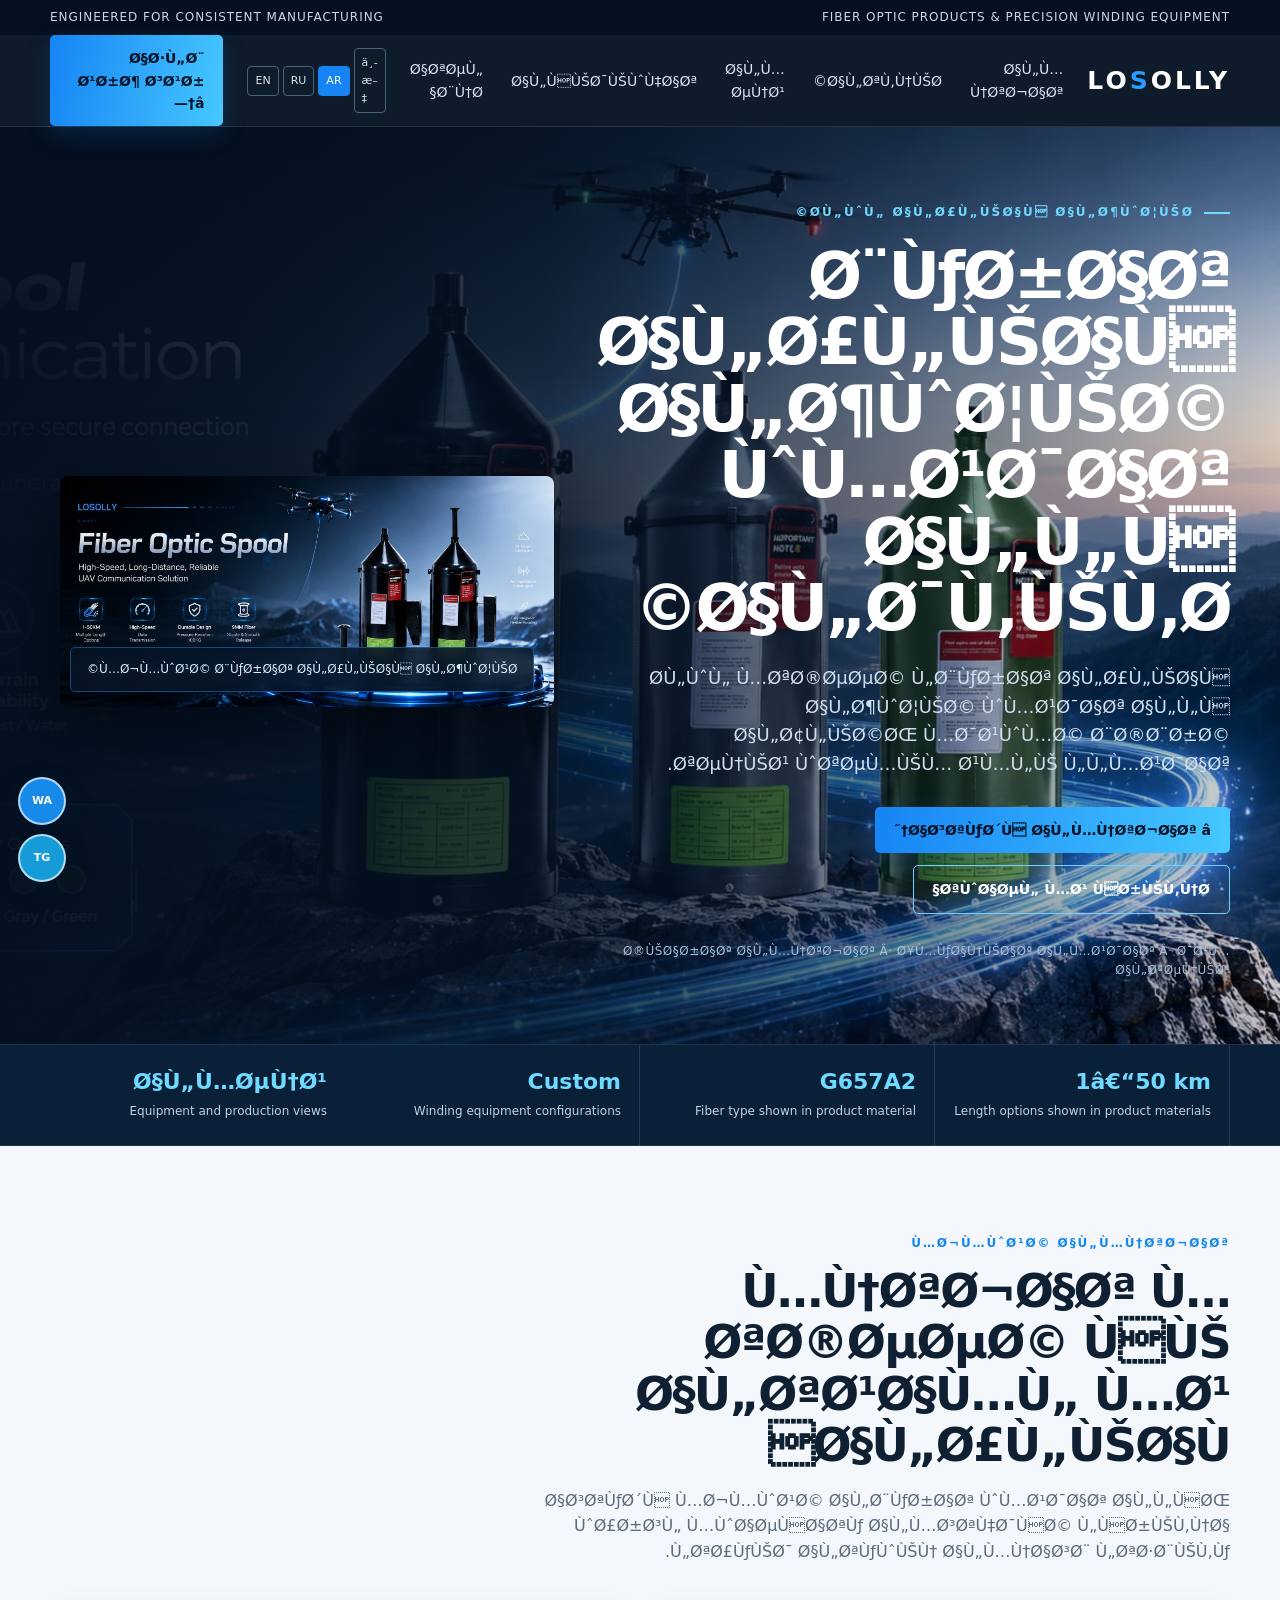
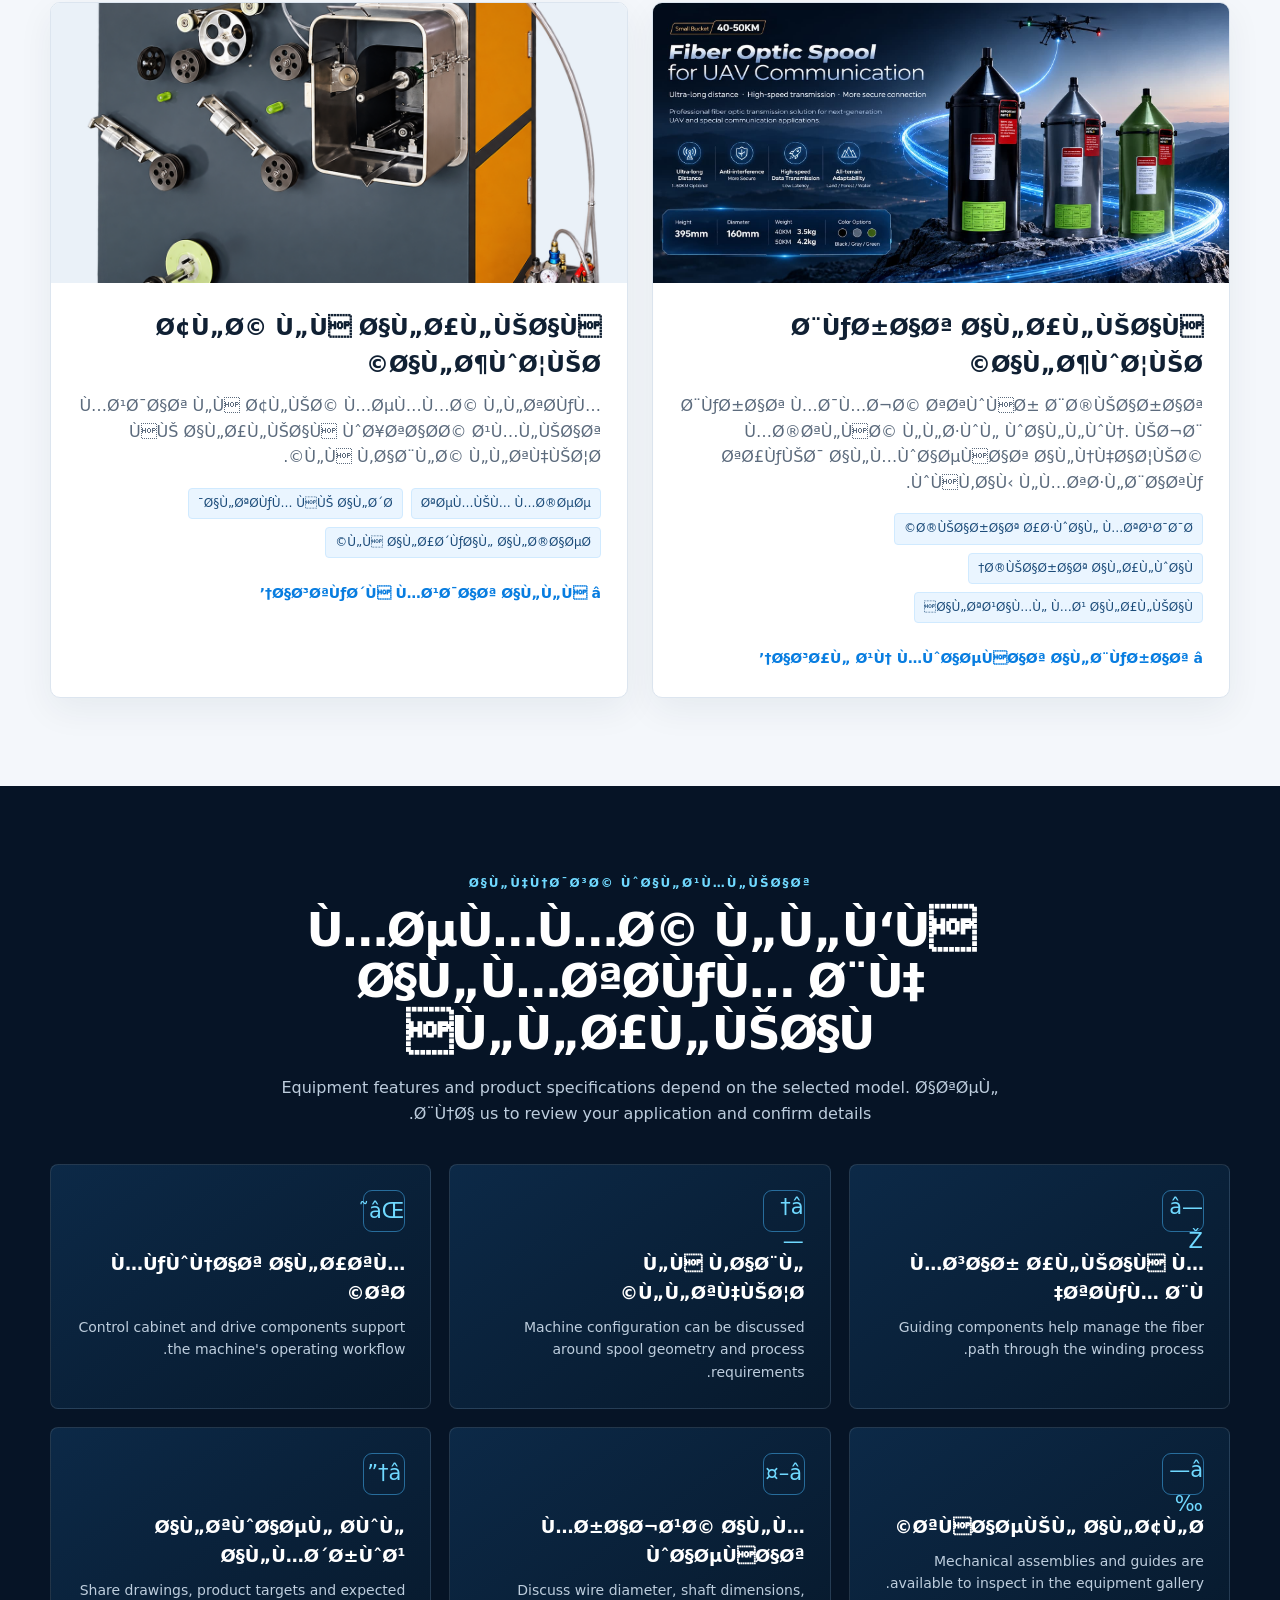
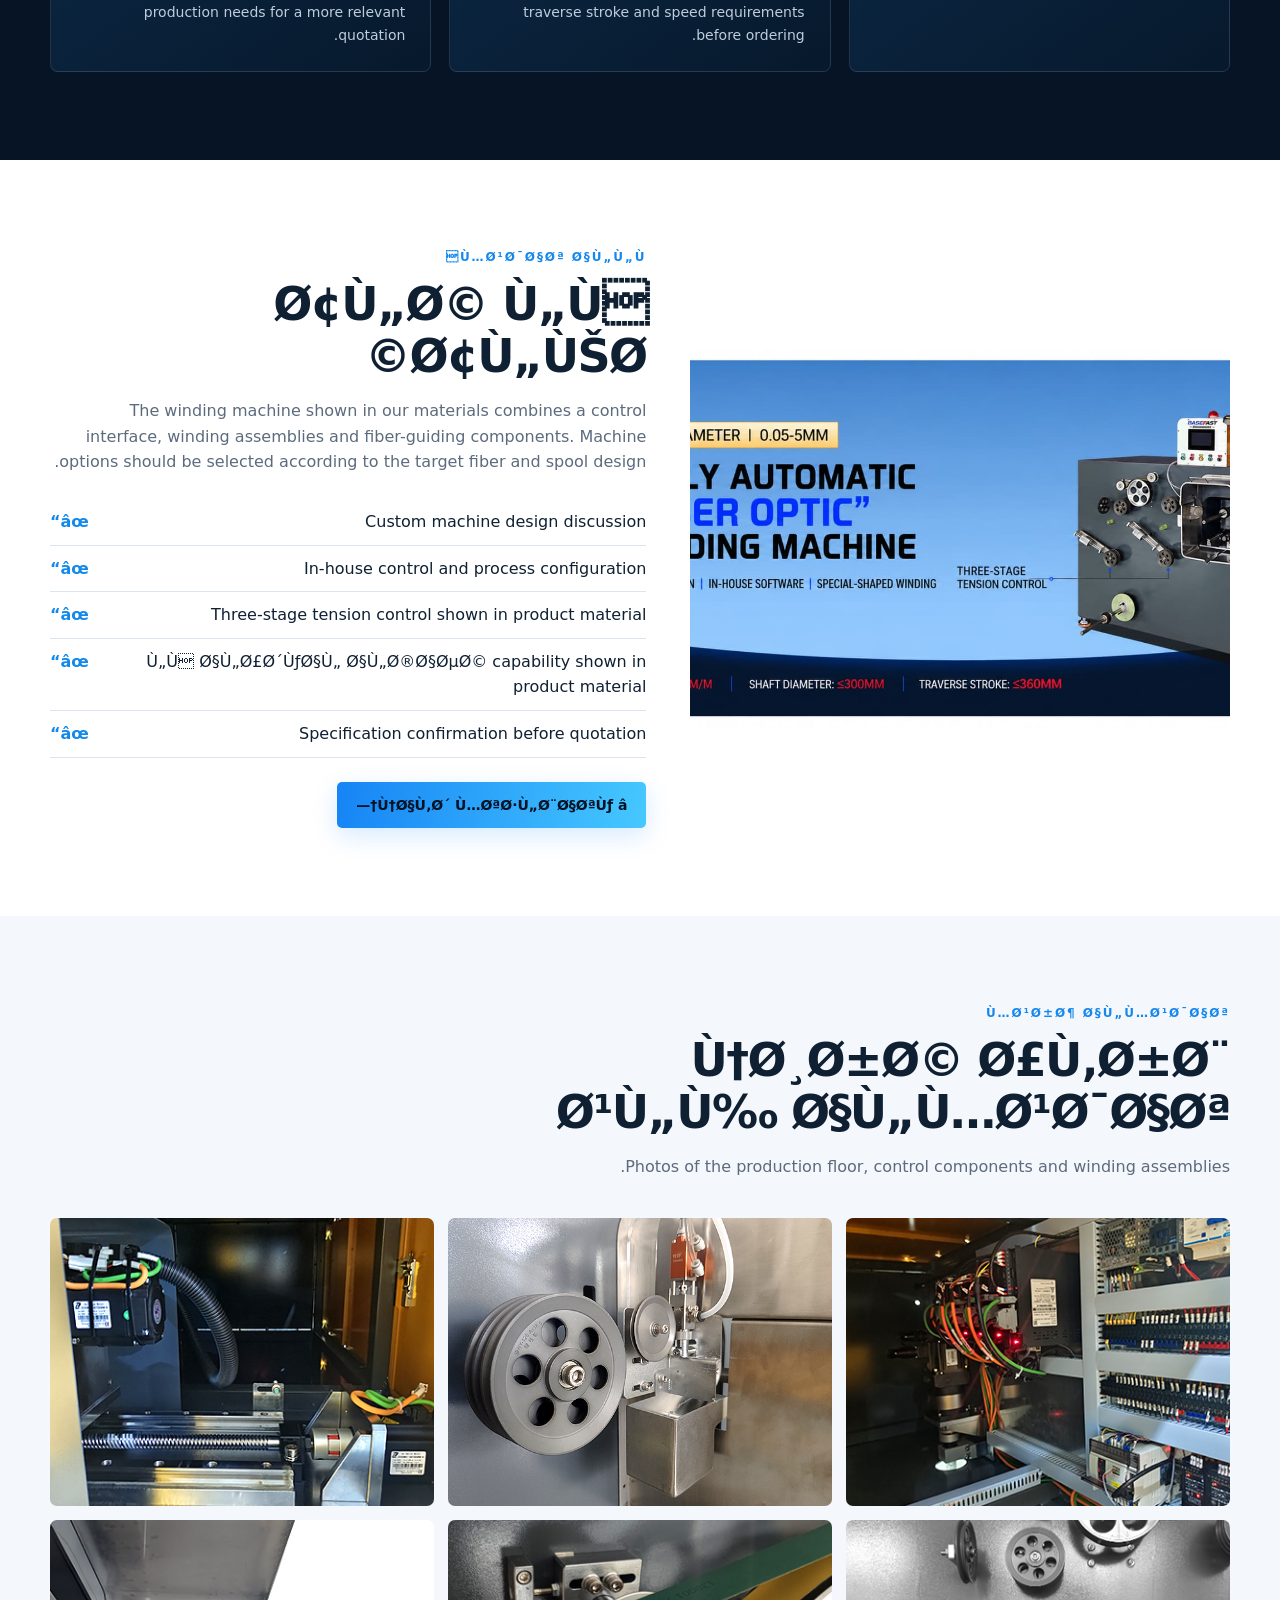
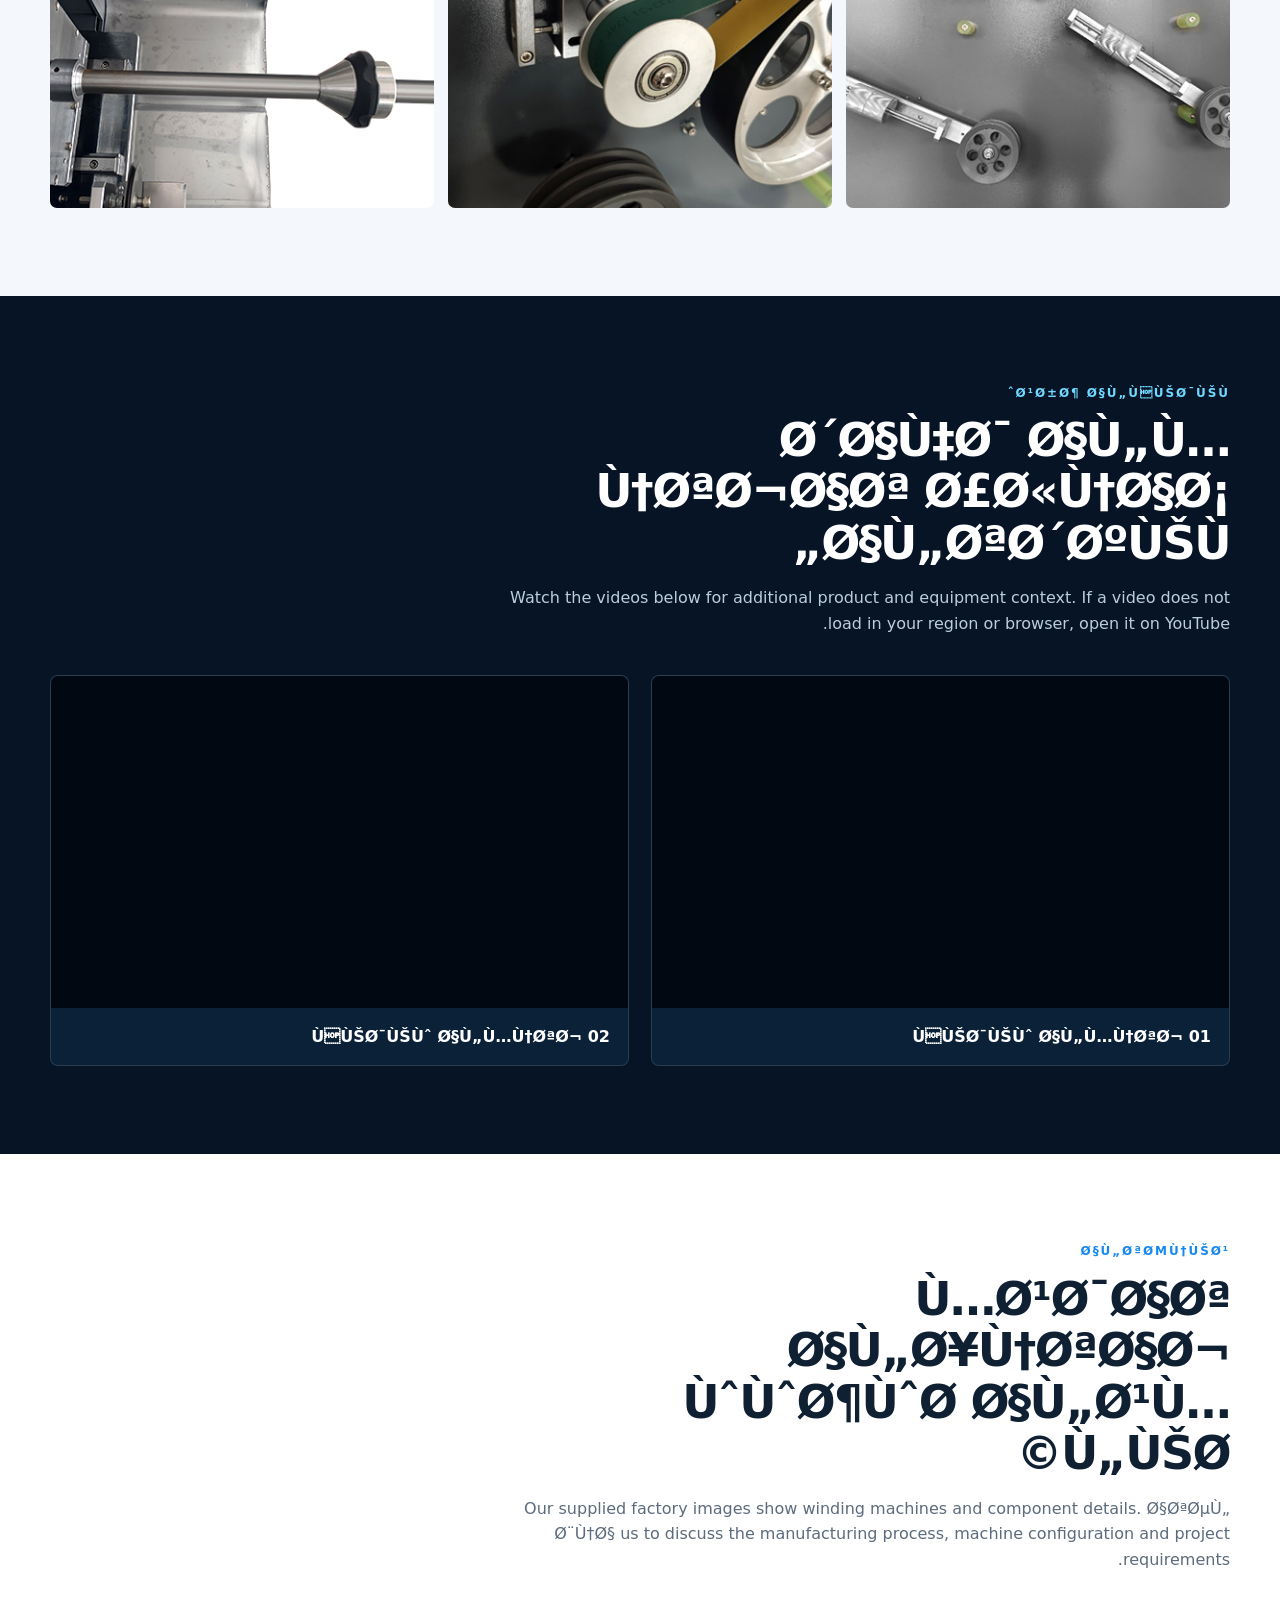
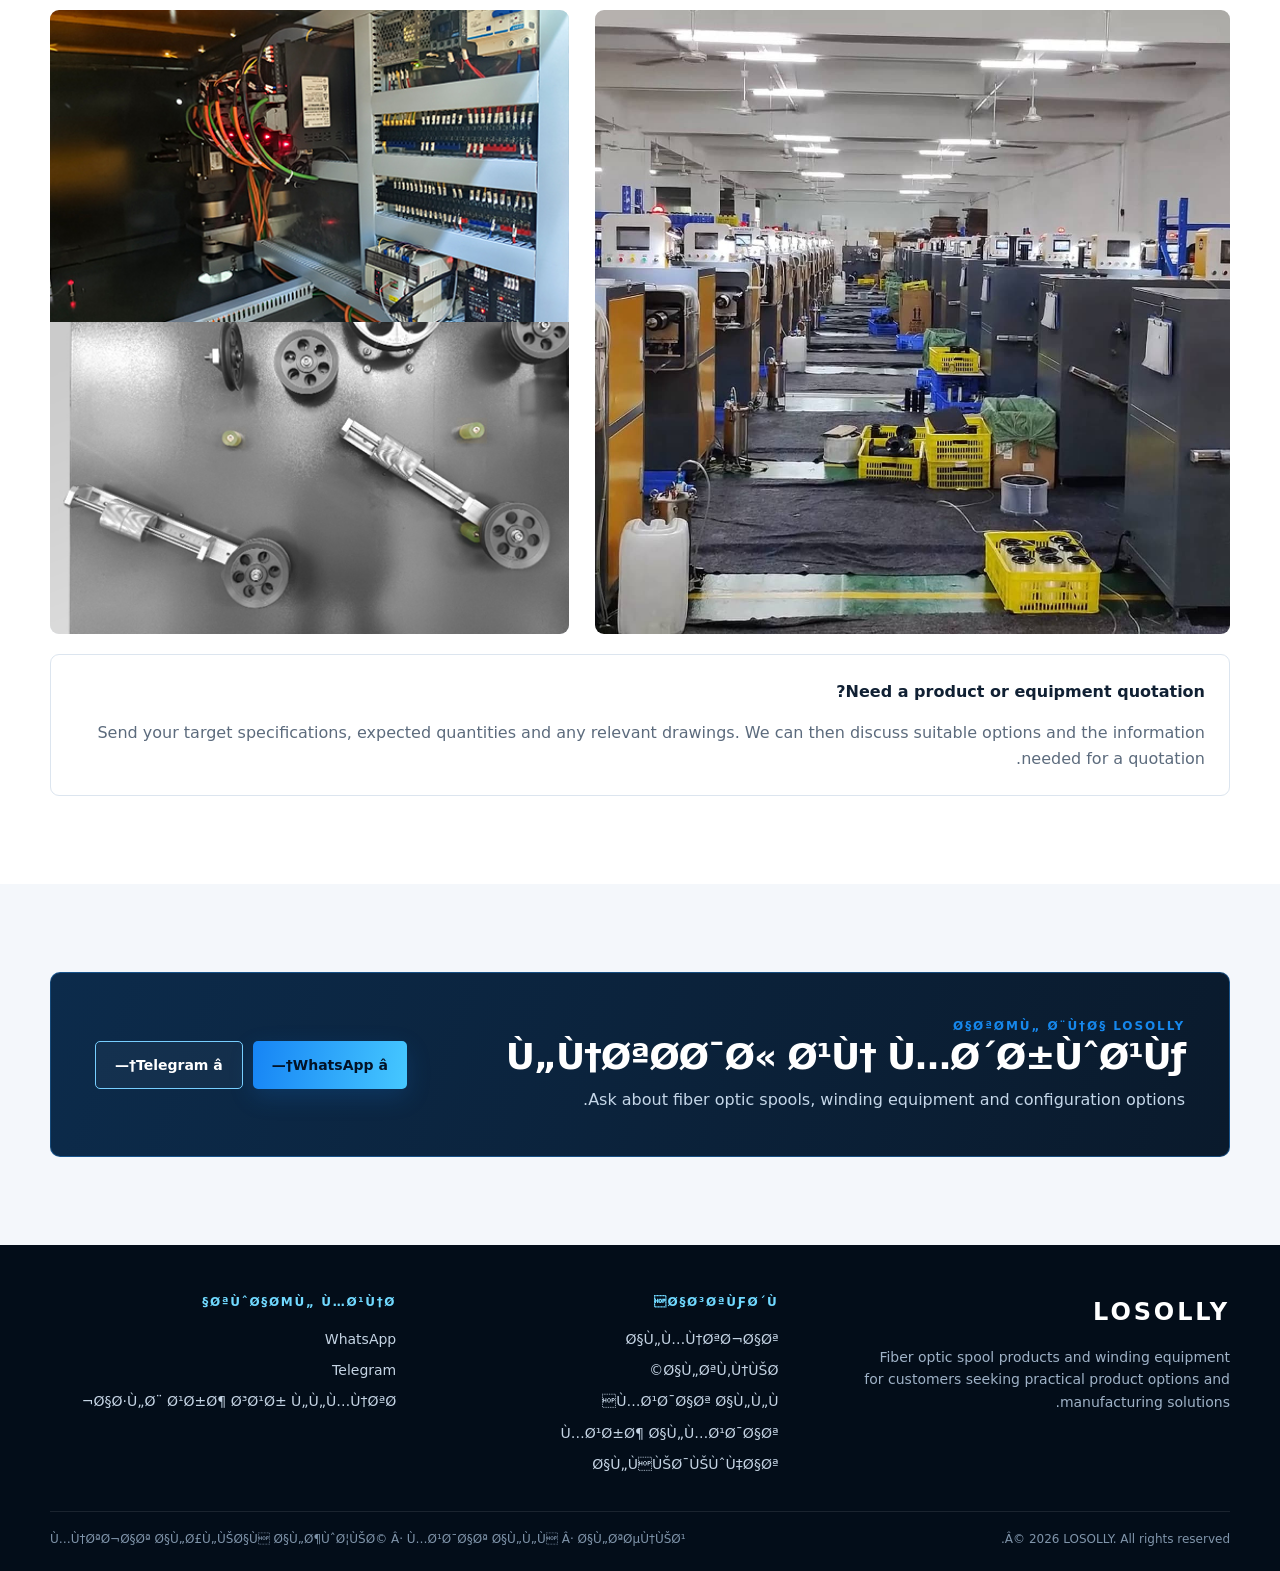
<file: ar/index.html>
<!doctype html>
<html lang="ar" dir="rtl">
<head>
<!-- Yandex.Metrika counter -->
<script type="text/javascript">
    (function(m,e,t,r,i,k,a){
        m[i]=m[i]||function(){(m[i].a=m[i].a||[]).push(arguments)};
        m[i].l=1*new Date();
        for (var j = 0; j < document.scripts.length; j++) {if (document.scripts[j].src === r) { return; }}
        k=e.createElement(t),a=e.getElementsByTagName(t)[0],k.async=1,k.src=r,a.parentNode.insertBefore(k,a)
    })(window, document,'script','https://mc.yandex.ru/metrika/tag.js?id=113573987', 'ym');
    
    ym(113573987, 'init', {ssr:true, webvisor:true, clickmap:true, ecommerce:"dataLayer", referrer: document.referrer, url: location.href, accurateTrackBounce:true, trackLinks:true});
</script>
<noscript><div><img src="https://mc.yandex.ru/watch/113573987" style="position:absolute; left:-9999px;" alt="" /></div></noscript>
<!-- /Yandex.Metrika counter -->

<!-- Google tag (gtag.js) -->
<script async src="https://www.googletagmanager.com/gtag/js?id=G-VJFDD2SRX2"></script>
<script>
  window.dataLayer = window.dataLayer || [];
  function gtag(){dataLayer.push(arguments);}
  gtag('js', new Date());

  gtag('config', 'G-VJFDD2SRX2');
</script>

<!-- Event snippet for 联系人10/13 conversion page
In your html page, add the snippet and call gtag_report_conversion when someone clicks on the chosen link or button. -->
<script>
function gtag_report_conversion(url) {
  var callback = function () {
    if (typeof(url) != 'undefined') {
      window.location = url;
    }
  };
  gtag('event', 'conversion', {
      'send_to': 'AW-17857288385/Vs3lCOj0-ZodEMGxgsNC',
      'event_callback': callback
  });
  return false;
}
</script>

  <link rel="icon" type="image/png" href="../logo.png">
  <meta charset="utf-8">
  <meta name="viewport" content="width=device-width, initial-scale=1">
  <title>LOSOLLY | بكرات الألياف الضوئية & معدات اللف</title>
  <meta name="description" content="LOSOLLY supplies fiber optic spools and automated fiber winding equipment, with product options, manufacturing capabilities and direct inquiry channels.">
  <meta name="keywords" content="fiber optic spool, fiber optic reel, fiber winding machine, fiber optic winding equipment, optical fiber manufacturing equipment">
  <meta name="theme-color" content="#061426">
  <meta property="og:title" content="LOSOLLY | بكرات الألياف الضوئية & معدات اللف">
  <meta property="og:description" content="Fiber optic spools, winding machinery and manufacturing capabilities. اتصل بنا LOSOLLY for product details and quotations.">
  <meta property="og:type" content="website">
  <link rel="preconnect" href="https://www.youtube-nocookie.com">
  <style>
    :root{--navy:#061426;--navy2:#0a2039;--blue:#2b9cff;--cyan:#70d9ff;--ink:#102033;--muted:#5c6b7d;--paper:#f4f7fb;--line:#dce5ef;--white:#fff}
    *{box-sizing:border-box}html{scroll-behavior:smooth}body{margin:0;font-family:Inter,ui-sans-serif,system-ui,-apple-system,BlinkMacSystemFont,"Segoe UI",Arial,sans-serif;color:var(--ink);background:#fff;line-height:1.6}
    a{color:inherit;text-decoration:none}img{display:block;max-width:100%}.container{width:min(1180px,calc(100% - 40px));margin-inline:auto}
    .topbar{background:#04101f;color:#c9d8e8;font-size:12px;letter-spacing:.08em;padding:8px 0}.topbar .container{display:flex;justify-content:space-between;gap:16px;flex-wrap:wrap}
    header{position:sticky;top:0;z-index:20;background:rgba(5,18,34,.96);backdrop-filter:blur(14px);border-bottom:1px solid rgba(255,255,255,.1);color:white}
    .nav{min-height:76px;display:flex;align-items:center;justify-content:space-between;gap:24px}.brand{font-size:25px;font-weight:850;letter-spacing:.12em;color:#fff}.brand span{color:var(--blue)}.navlinks{display:flex;gap:28px;align-items:center;font-size:14px;color:#d8e5f3}.navlinks a:hover{color:var(--cyan)}
    .navcta,.btn{display:inline-flex;align-items:center;justify-content:center;border-radius:5px;padding:12px 19px;font-weight:750;font-size:14px;transition:.2s ease}.navcta,.btn-primary{background:linear-gradient(100deg,#1684f5,#46c8ff);color:#031326;box-shadow:0 8px 24px #1684f52c}.navcta:hover,.btn:hover{transform:translateY(-2px)}.btn-outline{border:1px solid #77cfff;color:white;background:#ffffff08}
    
    .lang-switcher{display:flex;gap:4px;align-items:center}
    .lang-switcher a{font-size:11px;color:#d8e5f3;padding:5px 7px;border:1px solid #47617c;border-radius:4px}
    .lang-switcher a:hover,.lang-switcher a.active{background:#1684f5;color:white;border-color:#1684f5}

    .menu-btn{display:none;background:none;color:white;border:1px solid #47617c;border-radius:5px;padding:8px 12px;font-size:20px}
    .hero{position:relative;isolation:isolate;overflow:hidden;background:radial-gradient(ellipse at 75% 25%,#174a7b 0,transparent 35%),linear-gradient(120deg,#04101f 0%,#092440 54%,#07172a 100%);color:white;padding:76px 0 64px}
    .hero:before{content:"";position:absolute;inset:0;z-index:-1;background:linear-gradient(90deg,#04101ff5 0%,#04101fc9 43%,#04101f12 100%),url("../hero-fiber-spools.jpg") center right/cover no-repeat;opacity:.9}
    .hero-grid{display:grid;grid-template-columns:1.02fr .98fr;align-items:center;gap:42px;min-height:450px}.eyebrow{font-size:12px;font-weight:800;letter-spacing:.18em;text-transform:uppercase;color:var(--cyan);display:flex;align-items:center;gap:10px}.eyebrow:before{content:"";width:26px;height:2px;background:var(--cyan)}
    h1{font-size:clamp(38px,5vw,66px);line-height:1.04;letter-spacing:-.045em;margin:20px 0 22px;max-width:700px}.hero p{font-size:18px;color:#d0dfef;max-width:600px;margin:0 0 28px}.hero-actions{display:flex;flex-wrap:wrap;gap:12px}.hero-note{font-size:12px;color:#a8c0d8;margin-top:28px;letter-spacing:.04em}
    .hero-visual{position:relative}.hero-visual img{width:100%;max-height:450px;object-fit:contain;filter:drop-shadow(0 20px 36px #0008);border-radius:8px}.floating-label{position:absolute;bottom:15px;left:10px;padding:12px 16px;background:#061426d9;border:1px solid #2b9cff66;border-radius:5px;color:#d9efff;font-size:12px;backdrop-filter:blur(8px)}
    .stats{background:#0a2039;color:white;border-top:1px solid #ffffff16;border-bottom:1px solid #ffffff16}.stats-grid{display:grid;grid-template-columns:repeat(4,1fr)}.stat{padding:23px 18px;border-right:1px solid #ffffff20}.stat:last-child{border:0}.stat strong{display:block;color:var(--cyan);font-size:22px;line-height:1.3}.stat span{font-size:12px;color:#c1d2e3}
    section{scroll-margin-top:90px}.section{padding:88px 0}.section-soft{background:var(--paper)}.section-dark{background:#061426;color:white}.section-head{max-width:720px;margin-bottom:38px}.section-head.center{text-align:center;margin-inline:auto}.kicker{color:#1688ed;font-size:12px;font-weight:850;letter-spacing:.16em;text-transform:uppercase}.section-dark .kicker{color:var(--cyan)}h2{font-size:clamp(30px,4vw,46px);line-height:1.12;letter-spacing:-.035em;margin:12px 0 16px}.section-head p{margin:0;color:var(--muted);font-size:16px}.section-dark .section-head p{color:#bdcddd}
    .product-grid{display:grid;grid-template-columns:1fr 1fr;gap:24px}.product-card{background:white;border:1px solid var(--line);border-radius:10px;overflow:hidden;box-shadow:0 12px 35px #112b4410}.product-card .product-img{height:280px;background:#eaf1f8;display:flex;align-items:center;justify-content:center;overflow:hidden}.product-card .product-img img{width:100%;height:100%;object-fit:cover;transition:transform .5s}.product-card:hover .product-img img{transform:scale(1.035)}.product-body{padding:26px}.product-body h3{margin:0 0 10px;font-size:23px}.product-body p{color:var(--muted);margin:0 0 18px}.tag-list{display:flex;flex-wrap:wrap;gap:8px;margin:16px 0 22px}.tag{font-size:12px;color:#1b4b79;background:#eaf5ff;border:1px solid #d0eaff;padding:5px 9px;border-radius:4px}.text-link{font-weight:800;color:#087de0;font-size:14px}
    .feature-grid{display:grid;grid-template-columns:repeat(3,1fr);gap:18px}.feature{border:1px solid #ffffff1c;background:linear-gradient(145deg,#0c2947,#07192c);padding:25px;border-radius:8px}.feature-icon{width:42px;height:42px;border:1px solid #46baff80;border-radius:9px;display:grid;place-items:center;color:var(--cyan);font-size:21px;margin-bottom:18px}.feature h3{margin:0 0 8px;font-size:18px}.feature p{margin:0;color:#bdcddd;font-size:14px}
    .machine-grid{display:grid;grid-template-columns:.95fr 1.05fr;gap:44px;align-items:center}.machine-photo{background:#eaf0f6;border-radius:10px;overflow:hidden}.machine-photo img{width:100%;height:100%;min-height:380px;object-fit:cover}.machine-copy p{color:var(--muted)}.check-list{padding:0;list-style:none;margin:24px 0}.check-list li{padding:10px 0 10px 30px;position:relative;border-bottom:1px solid var(--line)}.check-list li:before{content:"✓";position:absolute;left:0;color:#1289ec;font-weight:900}
    .gallery{display:grid;grid-template-columns:repeat(3,1fr);gap:14px}.gallery-item{border-radius:7px;overflow:hidden;background:#e8eef5;aspect-ratio:4/3}.gallery-item img{width:100%;height:100%;object-fit:cover;transition:transform .4s}.gallery-item:hover img{transform:scale(1.05)}
    .video-grid{display:grid;grid-template-columns:1fr 1fr;gap:22px}.video{overflow:hidden;border:1px solid #ffffff20;border-radius:8px;background:#0b2138}.video-frame{aspect-ratio:16/9;background:#020812}.video-frame iframe{width:100%;height:100%;border:0}.video h3{padding:16px 18px;margin:0;font-size:16px}
    .factory-grid{display:grid;grid-template-columns:1.1fr .9fr;gap:26px;align-items:stretch}.factory-main,.factory-side{border-radius:9px;overflow:hidden;background:#eaf0f6}.factory-main img{height:100%;min-height:330px;width:100%;object-fit:cover}.factory-side{display:flex;flex-direction:column}.factory-side img{width:100%;height:50%;min-height:160px;object-fit:cover}.factory-copy{padding:24px;background:white;border:1px solid var(--line);border-radius:9px;margin-top:20px}.factory-copy p{color:var(--muted);margin-bottom:0}
    .cta-band{padding:44px;background:linear-gradient(110deg,#0c2b4b,#0a1a2c);border:1px solid #2b9cff5c;border-radius:10px;color:white;display:flex;align-items:center;justify-content:space-between;gap:25px}.cta-band h2{font-size:clamp(26px,3vw,36px);margin:0 0 10px}.cta-band p{margin:0;color:#c5d7e9}.cta-actions{display:flex;flex-wrap:wrap;gap:10px;flex-shrink:0}
    footer{background:#030d19;color:#c5d4e4;padding:48px 0 22px}.footer-grid{display:grid;grid-template-columns:1.2fr 1fr 1fr;gap:36px}.footer-brand{font-size:24px;font-weight:850;letter-spacing:.12em;color:white}.footer-grid p{color:#9fb2c7;font-size:14px;max-width:370px}.footer-title{font-size:12px;letter-spacing:.14em;text-transform:uppercase;color:#70d9ff;font-weight:800;margin-bottom:15px}.footer-links{display:grid;gap:9px;font-size:14px}.footer-links a:hover{color:white}.copyright{border-top:1px solid #ffffff18;margin-top:35px;padding-top:18px;font-size:12px;color:#8095ab;display:flex;justify-content:space-between;gap:16px;flex-wrap:wrap}
    .float-contact{position:fixed;right:18px;bottom:18px;z-index:15;display:flex;flex-direction:column;gap:9px}.float-contact a{width:48px;height:48px;border-radius:50%;display:grid;place-items:center;background:#1689e9;color:white;font-size:11px;font-weight:900;box-shadow:0 8px 25px #00172e55;border:2px solid #ffffffaa}.float-contact a.telegram{background:#159bd7}
    @media(max-width:850px){.navlinks{display:none;position:absolute;top:76px;left:0;right:0;padding:20px;background:#061426;flex-direction:column;align-items:stretch;gap:0}.navlinks.open{display:flex}.navlinks a{padding:12px 8px;border-bottom:1px solid #ffffff15}.navcta{display:none}.menu-btn{display:block}.hero{padding:54px 0 40px}.hero-grid{grid-template-columns:1fr;gap:24px}.hero:before{background:linear-gradient(90deg,#04101feF,#04101fbb),url("../hero-fiber-spools.jpg") center/cover}.hero-visual img{max-height:330px}.stats-grid{grid-template-columns:repeat(2,1fr)}.stat:nth-child(2){border-right:0}.stat:nth-child(-n+2){border-bottom:1px solid #ffffff20}.product-grid,.machine-grid,.factory-grid{grid-template-columns:1fr}.feature-grid{grid-template-columns:1fr 1fr}.machine-photo img{min-height:260px}.gallery{grid-template-columns:repeat(2,1fr)}.cta-band{align-items:flex-start;flex-direction:column}.footer-grid{grid-template-columns:1fr 1fr}.footer-grid>div:first-child{grid-column:1/-1}}
    @media(max-width:540px){.container{width:min(100% - 28px,1180px)}.topbar .container{font-size:10px}.brand{font-size:21px}.hero h1{font-size:39px}.hero p{font-size:16px}.section{padding:62px 0}.stats-grid{grid-template-columns:1fr 1fr}.stat{padding:17px 12px}.stat strong{font-size:19px}.product-card .product-img{height:220px}.product-body{padding:20px}.feature-grid,.video-grid{grid-template-columns:1fr}.gallery{gap:8px}.gallery-item{aspect-ratio:1/1}.footer-grid{grid-template-columns:1fr}.footer-grid>div:first-child{grid-column:auto}.cta-band{padding:28px 22px}.float-contact{right:12px;bottom:12px}.float-contact a{width:68px;height:68px}}
  .lang-switcher{direction:ltr}.float-contact{right:auto;left:18px}\n  </style>
</head>
<body>
  <div class="topbar"><div class="container"><span>FIBER OPTIC PRODUCTS & PRECISION WINDING EQUIPMENT</span><span>ENGINEERED FOR CONSISTENT MANUFACTURING</span></div></div>
  <header>
    <div class="container nav">
      <a class="brand" href="#home" aria-label="LOSOLLY home">LO<span>S</span>OLLY</a>
      <nav class="navlinks" id="navlinks" aria-label="Main navigation">
        <a href="#products">المنتجات</a><a href="#technology">التقنية</a><a href="#factory">المصنع</a><a href="#videos">الفيديوهات</a><a href="#contact">اتصل بنا</a>
      </nav>
      <div class="lang-switcher" aria-label="Language selector">
        <a href="../en/" data-lang="EN">EN</a>
        <a href="../ru/" data-lang="RU">RU</a>
        <a href="../ar/" class="active" data-lang="AR">AR</a>
        <a href="../zh/" data-lang="中文">中文</a>
      </div>
      <a class="navcta" href="#contact">اطلب عرض سعر ↗</a>
      <button class="menu-btn" id="menuBtn" aria-label="Toggle menu" aria-expanded="false">☰</button>
    </div>
  </header>
  <main>
    <section class="hero" id="home">
      <div class="container hero-grid">
        <div>
          <div class="eyebrow">حلول الألياف الضوئية</div>
          <h1>بكرات الألياف الضوئية ومعدات اللف الدقيقة</h1>
          <p>حلول متخصصة لبكرات الألياف الضوئية ومعدات اللف الآلية، مدعومة بخبرة تصنيع وتصميم عملي للمعدات.</p>
          <div class="hero-actions"><a class="btn btn-primary" href="#products">استكشف المنتجات ↘</a><a class="btn btn-outline" href="#contact">تواصل مع فريقنا</a></div>
          <div class="hero-note">خيارات المنتجات · إمكانيات المعدات · دعم التصنيع</div>
        </div>
        <div class="hero-visual">
          <img src="../fiber-spool-banner.jpg" alt="LOSOLLY fiber optic spools product presentation" onerror="this.onerror=null;this.src='../hero-fiber-spools.jpg'">
          <div class="floating-label">مجموعة بكرات الألياف الضوئية</div>
        </div>
      </div>
    </section>
    <div class="stats"><div class="container stats-grid">
      <div class="stat"><strong>1–50 km</strong><span>Length options shown in product materials</span></div>
      <div class="stat"><strong>G657A2</strong><span>Fiber type shown in product material</span></div>
      <div class="stat"><strong>Custom</strong><span>Winding equipment configurations</span></div>
      <div class="stat"><strong>المصنع</strong><span>Equipment and production views</span></div>
    </div></div>
    <section class="section section-soft" id="products">
      <div class="container">
        <div class="section-head"><div class="kicker">مجموعة المنتجات</div><h2>منتجات متخصصة في التعامل مع الألياف</h2><p>استكشف مجموعة البكرات ومعدات اللف، وأرسل مواصفاتك المستهدفة لفريقنا لتأكيد التكوين المناسب لتطبيقك.</p></div>
        <div class="product-grid">
          <article class="product-card">
            <div class="product-img"><img src="../hero-fiber-spools.jpg" alt="Fiber optic spool range in black, gray and green" loading="lazy"></div>
            <div class="product-body"><h3>بكرات الألياف الضوئية</h3><p>بكرات مدمجة تتوفر بخيارات مختلفة للطول واللون. يجب تأكيد المواصفات النهائية وفقاً لمتطلباتك.</p><div class="tag-list"><span class="tag">خيارات أطوال متعددة</span><span class="tag">خيارات الألوان</span><span class="tag">التعامل مع الألياف</span></div><a class="text-link" href="#contact">اسأل عن مواصفات البكرات →</a></div>
          </article>
          <article class="product-card">
            <div class="product-img"><img src="../winding-machine-product.jpg" alt="Automated fiber optic winding machine" loading="lazy"></div>
            <div class="product-body"><h3>آلة لف الألياف الضوئية</h3><p>معدات لف آلية مصممة للتحكم في الألياف وإتاحة عمليات لف قابلة للتهيئة.</p><div class="tag-list"><span class="tag">تصميم مخصص</span><span class="tag">التحكم في الشد</span><span class="tag">لف الأشكال الخاصة</span></div><a class="text-link" href="#machine">استكشف معدات اللف →</a></div>
          </article>
        </div>
      </div>
    </section>
    <section class="section section-dark" id="technology">
      <div class="container">
        <div class="section-head center"><div class="kicker">الهندسة والعمليات</div><h2>مصممة للّف المتحكم به للألياف</h2><p>Equipment features and product specifications depend on the selected model. اتصل بنا us to review your application and confirm details.</p></div>
        <div class="feature-grid">
          <div class="feature"><div class="feature-icon">◎</div><h3>مسار ألياف متحكم به</h3><p>Guiding components help manage the fiber path through the winding process.</p></div>
          <div class="feature"><div class="feature-icon">↗</div><h3>لف قابل للتهيئة</h3><p>Machine configuration can be discussed around spool geometry and process requirements.</p></div>
          <div class="feature"><div class="feature-icon">⌘</div><h3>مكونات الأتمتة</h3><p>Control cabinet and drive components support the machine's operating workflow.</p></div>
          <div class="feature"><div class="feature-icon">◉</div><h3>تفاصيل الآلة</h3><p>Mechanical assemblies and guides are available to inspect in the equipment gallery.</p></div>
          <div class="feature"><div class="feature-icon">▤</div><h3>مراجعة المواصفات</h3><p>Discuss wire diameter, shaft dimensions, traverse stroke and speed requirements before ordering.</p></div>
          <div class="feature"><div class="feature-icon">↔</div><h3>التواصل حول المشروع</h3><p>Share drawings, product targets and expected production needs for a more relevant quotation.</p></div>
        </div>
      </div>
    </section>
    <section class="section" id="machine">
      <div class="container machine-grid">
        <div class="machine-photo"><img src="../winding-machine-banner.jpg" alt="Fully automatic fiber optic winding machine banner" loading="lazy"></div>
        <div class="machine-copy"><div class="kicker">معدات اللف</div><h2>آلة لف آلية</h2><p>The winding machine shown in our materials combines a control interface, winding assemblies and fiber-guiding components. Machine options should be selected according to the target fiber and spool design.</p>
          <ul class="check-list"><li>Custom machine design discussion</li><li>In-house control and process configuration</li><li>Three-stage tension control shown in product material</li><li>لف الأشكال الخاصة capability shown in product material</li><li>Specification confirmation before quotation</li></ul>
          <a class="btn btn-primary" href="#contact">ناقش متطلباتك ↗</a>
        </div>
      </div>
    </section>
    <section class="section section-soft" id="gallery">
      <div class="container">
        <div class="section-head"><div class="kicker">معرض المعدات</div><h2>نظرة أقرب على المعدات</h2><p>Photos of the production floor, control components and winding assemblies.</p></div>
        <div class="gallery">
          <a class="gallery-item" href="../machine-control-interior.jpg" target="_blank" rel="noopener"><img src="../machine-control-interior.jpg" alt="Machine control and electrical components" loading="lazy"></a>
          <a class="gallery-item" href="../winding-wheel-detail.jpg" target="_blank" rel="noopener"><img src="../winding-wheel-detail.jpg" alt="Winding wheel detail" loading="lazy"></a>
          <a class="gallery-item" href="../machine-drive-detail.jpg" target="_blank" rel="noopener"><img src="../machine-drive-detail.jpg" alt="Machine drive and motor detail" loading="lazy"></a>
          <a class="gallery-item" href="../tension-mechanism-detail.jpg" target="_blank" rel="noopener"><img src="../tension-mechanism-detail.jpg" alt="Fiber tension mechanism detail" loading="lazy"></a>
          <a class="gallery-item" href="../fiber-guide-detail.jpg" target="_blank" rel="noopener"><img src="../fiber-guide-detail.jpg" alt="Fiber guide and winding components" loading="lazy"></a>
          <a class="gallery-item" href="../spindle-detail.jpg" target="_blank" rel="noopener"><img src="../spindle-detail.jpg" alt="Machine spindle detail" loading="lazy"></a>
        </div>
      </div>
    </section>
    <section class="section section-dark" id="videos">
      <div class="container">
        <div class="section-head"><div class="kicker">عرض الفيديو</div><h2>شاهد المنتجات أثناء التشغيل</h2><p>Watch the videos below for additional product and equipment context. If a video does not load in your region or browser, open it on YouTube.</p></div>
        <div class="video-grid">
          <article class="video"><div class="video-frame"><iframe src="https://www.youtube-nocookie.com/embed/y49PrBXT7HY" title="LOSOLLY product video 1" loading="lazy" allow="accelerometer; autoplay; clipboard-write; encrypted-media; gyroscope; picture-in-picture; web-share" referrerpolicy="strict-origin-when-cross-origin" allowfullscreen></iframe></div><h3>فيديو المنتج 01</h3></article>
          <article class="video"><div class="video-frame"><iframe src="https://www.youtube-nocookie.com/embed/IakJ64riLvg" title="LOSOLLY product video 2" loading="lazy" allow="accelerometer; autoplay; clipboard-write; encrypted-media; gyroscope; picture-in-picture; web-share" referrerpolicy="strict-origin-when-cross-origin" allowfullscreen></iframe></div><h3>فيديو المنتج 02</h3></article>
        </div>
      </div>
    </section>
    <section class="section" id="factory">
      <div class="container">
        <div class="section-head"><div class="kicker">التصنيع</div><h2>معدات الإنتاج ووضوح العملية</h2><p>Our supplied factory images show winding machines and component details. اتصل بنا us to discuss the manufacturing process, machine configuration and project requirements.</p></div>
        <div class="factory-grid">
          <div class="factory-main"><img src="../factory-floor.jpg" alt="Production floor with multiple winding machines" loading="lazy"></div>
          <div class="factory-side"><img src="../machine-control-interior.jpg" alt="Electrical control components" loading="lazy"><img src="../tension-mechanism-detail.jpg" alt="Winding machine mechanical detail" loading="lazy"></div>
        </div>
        <div class="factory-copy"><strong>Need a product or equipment quotation?</strong><p>Send your target specifications, expected quantities and any relevant drawings. We can then discuss suitable options and the information needed for a quotation.</p></div>
      </div>
    </section>
    <section class="section section-soft" id="contact">
      <div class="container">
        <div class="cta-band">
          <div><div class="kicker">اتصل بنا LOSOLLY</div><h2>لنتحدث عن مشروعك</h2><p>Ask about fiber optic spools, winding equipment and configuration options.</p></div>
          <div class="cta-actions"><a class="btn btn-primary" href="https://wa.me/message/F22QPVE2LZV4O1" target="_blank" rel="noopener">WhatsApp ↗</a><a class="btn btn-outline" href="https://t.me/Losolly?text=Get%20a%20Product%20Quote" target="_blank" rel="noopener">Telegram ↗</a></div>
        </div>
      </div>
    </section>
  </main>
  <footer>
    <div class="container">
      <div class="footer-grid">
        <div><a class="footer-brand" href="#home">LOSOLLY</a><p>Fiber optic spool products and winding equipment for customers seeking practical product options and manufacturing solutions.</p></div>
        <div><div class="footer-title">استكشف</div><div class="footer-links"><a href="#products">المنتجات</a><a href="#technology">التقنية</a><a href="#machine">معدات اللف</a><a href="#gallery">معرض المعدات</a><a href="#videos">الفيديوهات</a></div></div>
        <div><div class="footer-title">تواصل معنا</div><div class="footer-links"><a href="https://wa.me/message/F22QPVE2LZV4O1" target="_blank" rel="noopener">WhatsApp</a><a href="https://t.me/Losolly?text=Get%20a%20Product%20Quote" target="_blank" rel="noopener">Telegram</a><a href="#contact">اطلب عرض سعر للمنتج</a></div></div>
      </div>
      <div class="copyright"><span>© <span id="year"></span> LOSOLLY. All rights reserved.</span><span>منتجات الألياف الضوئية · معدات اللف · التصنيع</span></div>
    </div>
  </footer>
  <div class="float-contact" aria-label="Quick contact"><a href="https://wa.me/message/F22QPVE2LZV4O1" target="_blank" rel="noopener" aria-label="WhatsApp">WA</a><a class="telegram" href="https://t.me/Losolly?text=Get%20a%20Product%20Quote" target="_blank" rel="noopener" aria-label="Telegram">TG</a></div>
  <script>
    const menuBtn=document.getElementById('menuBtn');
    const navlinks=document.getElementById('navlinks');
    menuBtn.addEventListener('click',()=>{const open=navlinks.classList.toggle('open');menuBtn.setAttribute('aria-expanded',String(open));menuBtn.textContent=open?'✕':'☰';});
    navlinks.querySelectorAll('a').forEach(a=>a.addEventListener('click',()=>{navlinks.classList.remove('open');menuBtn.setAttribute('aria-expanded','false');menuBtn.textContent='☰';}));
    document.getElementById('year').textContent=new Date().getFullYear();
  </script>
</body>
</html>
</file>
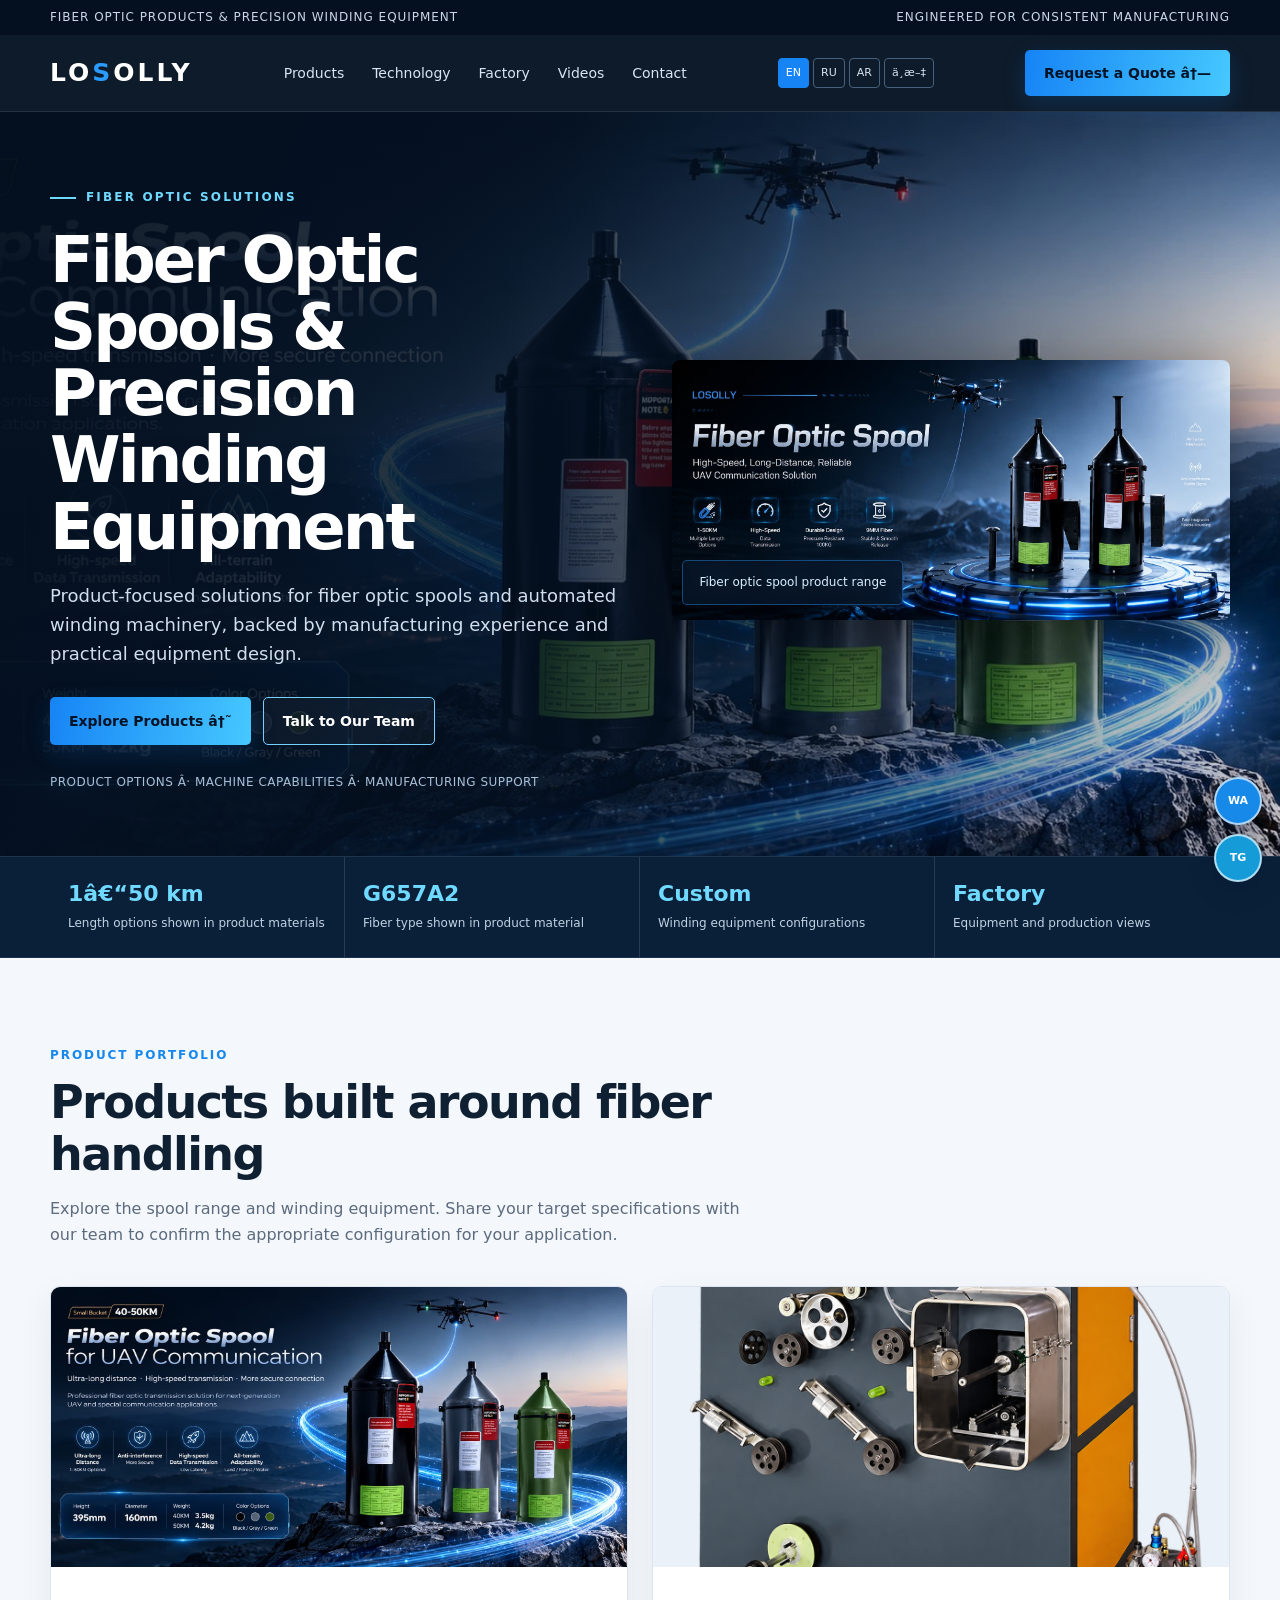
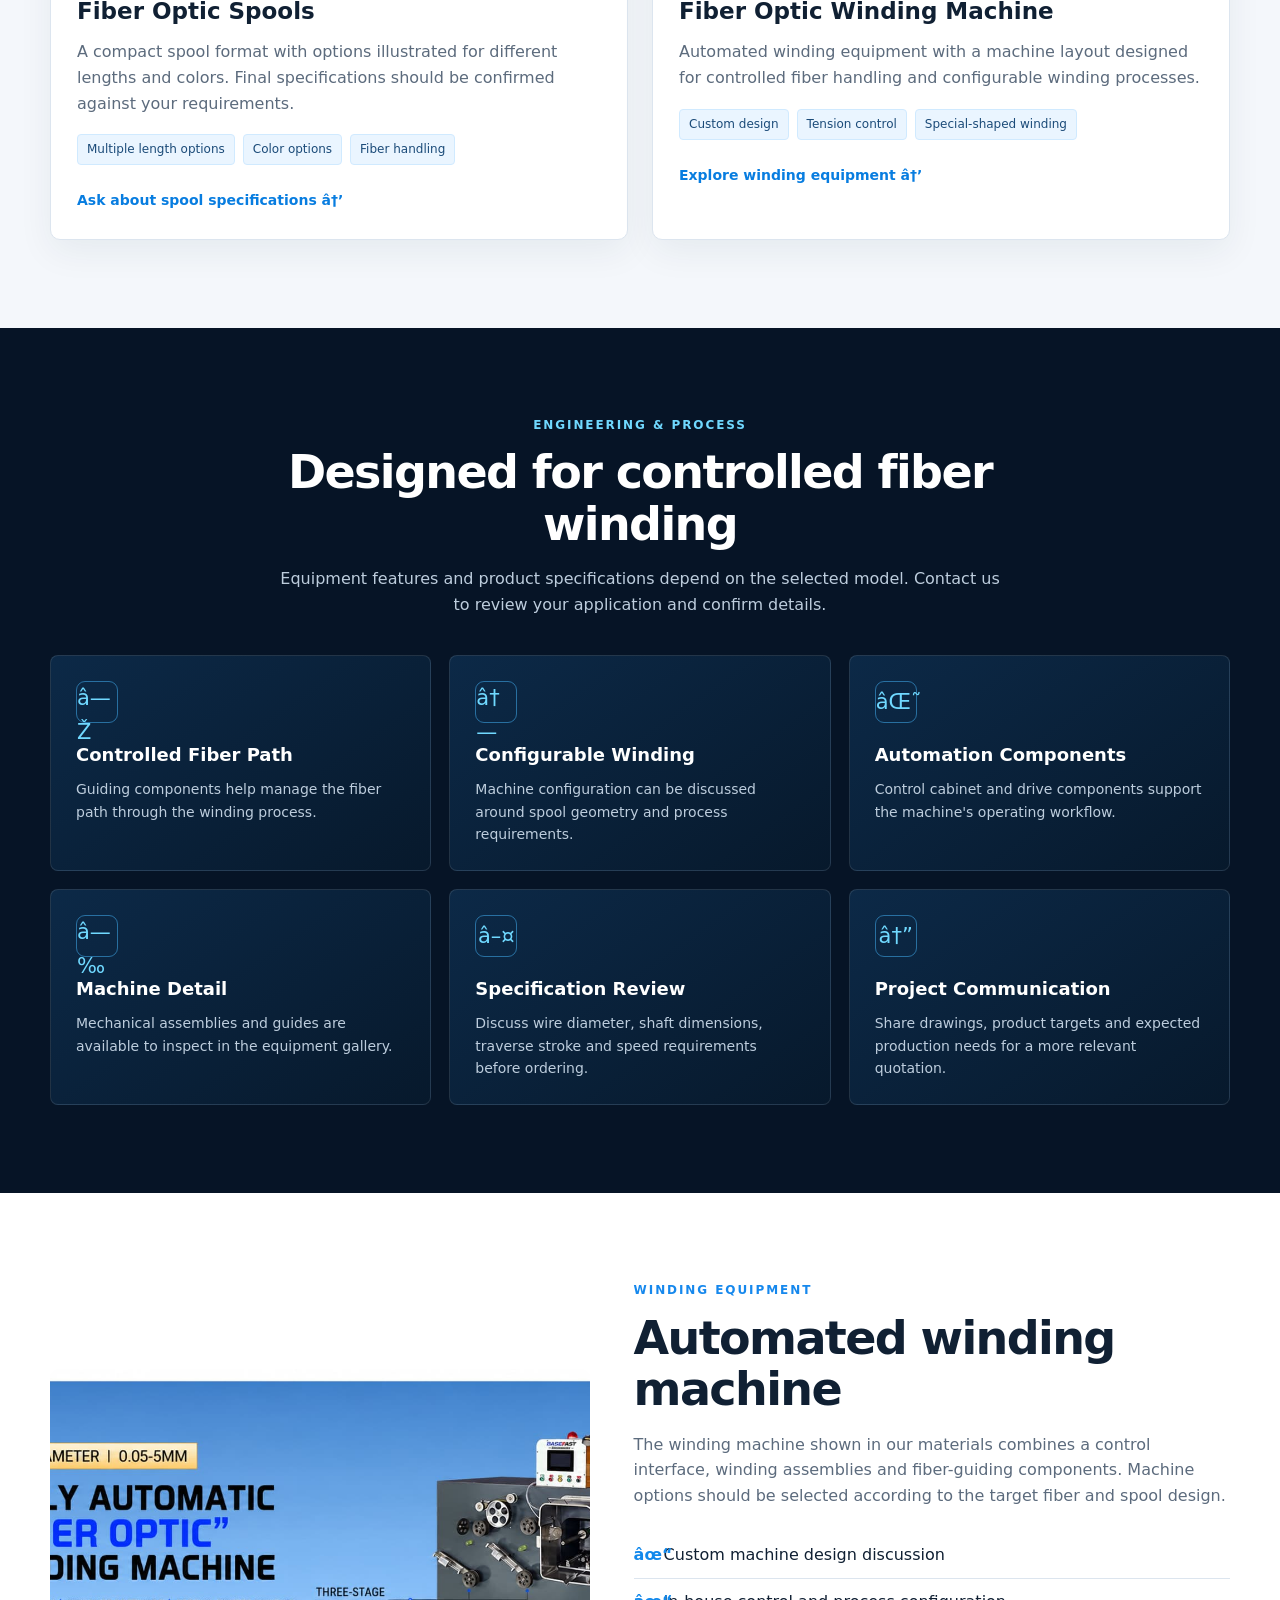
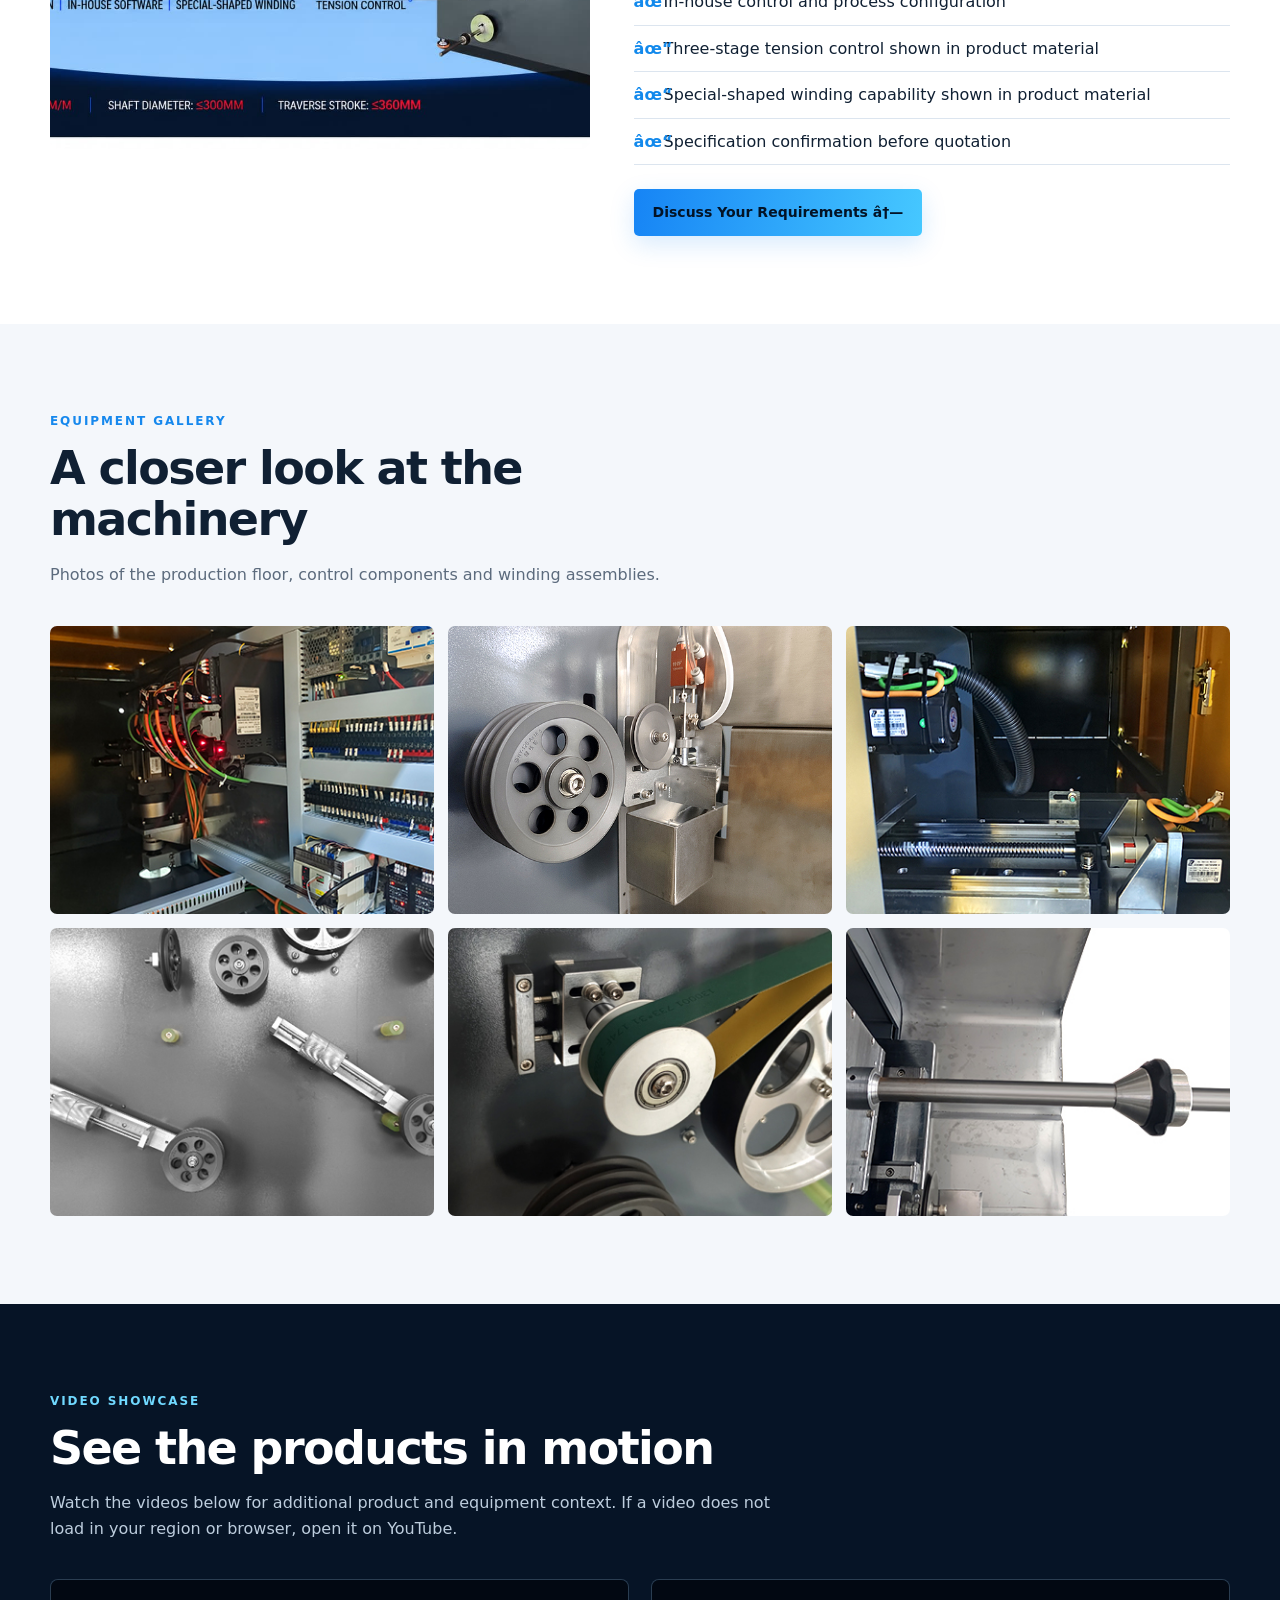
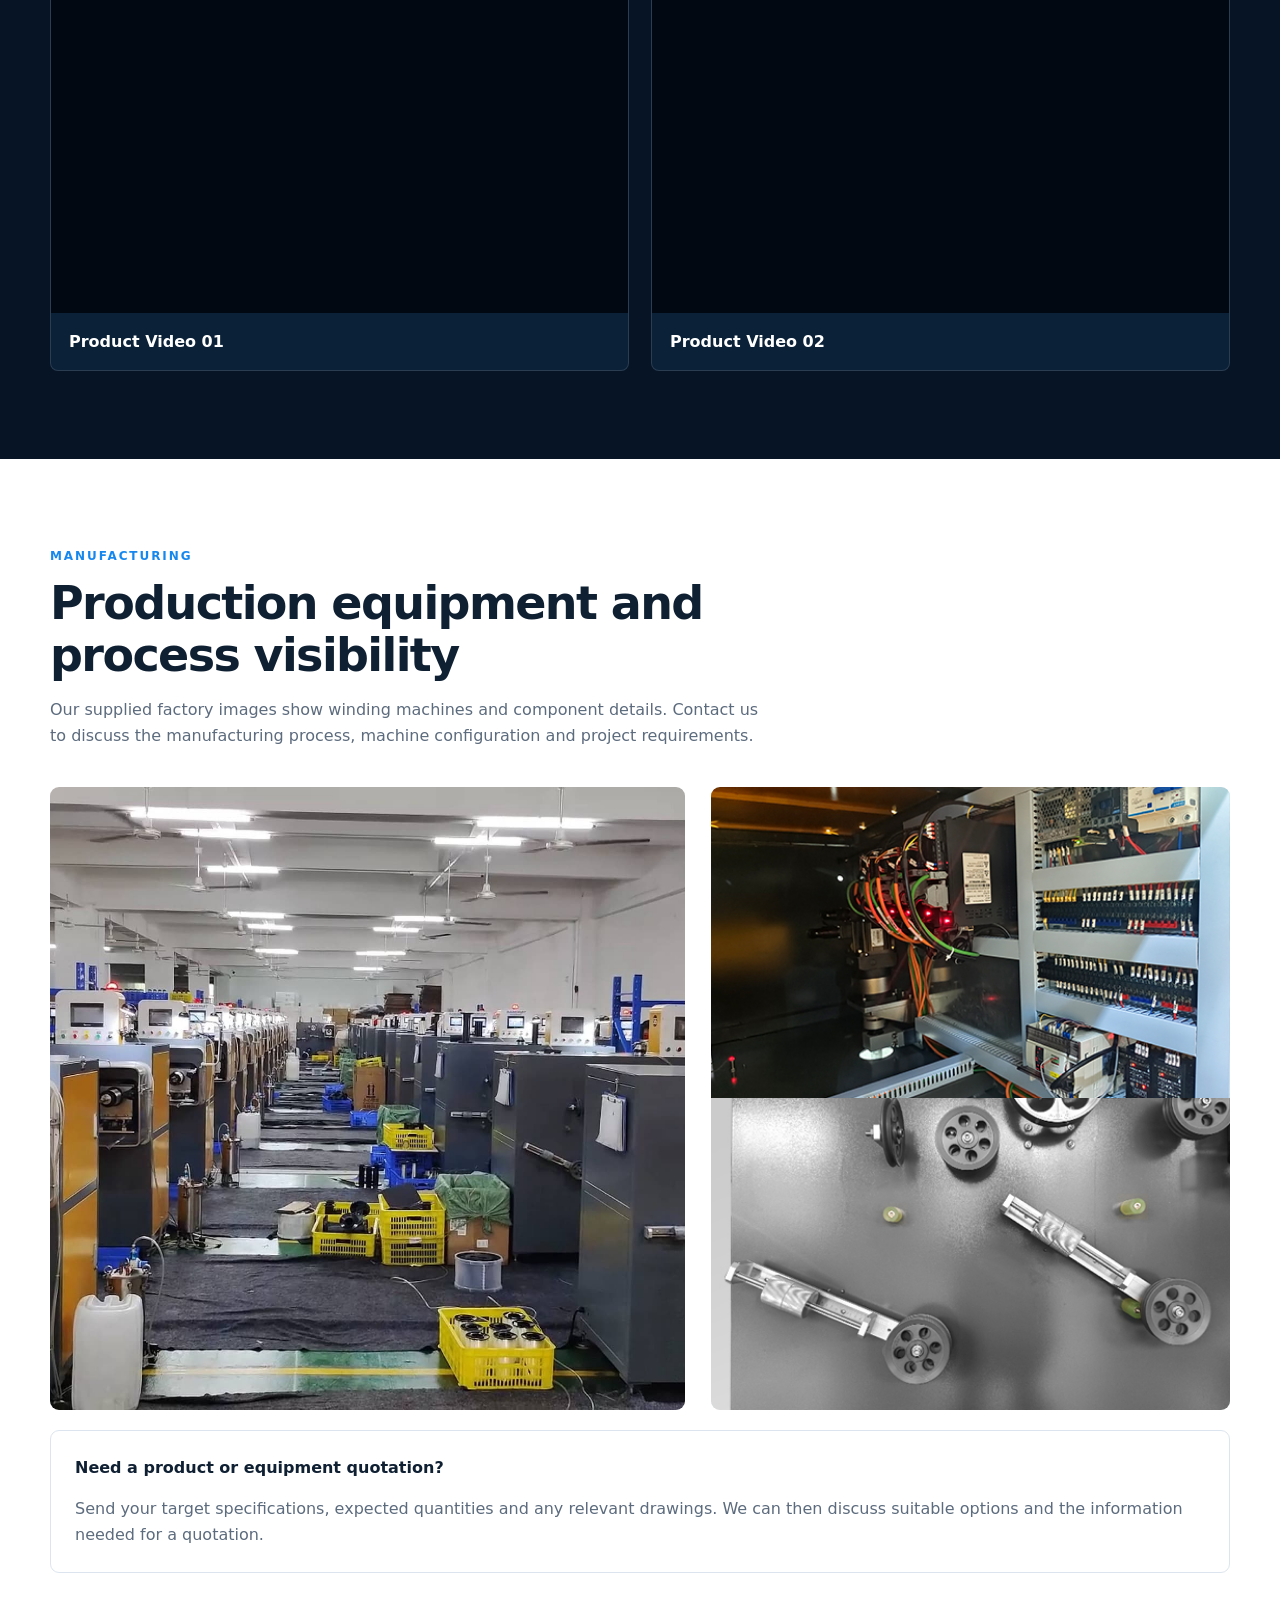
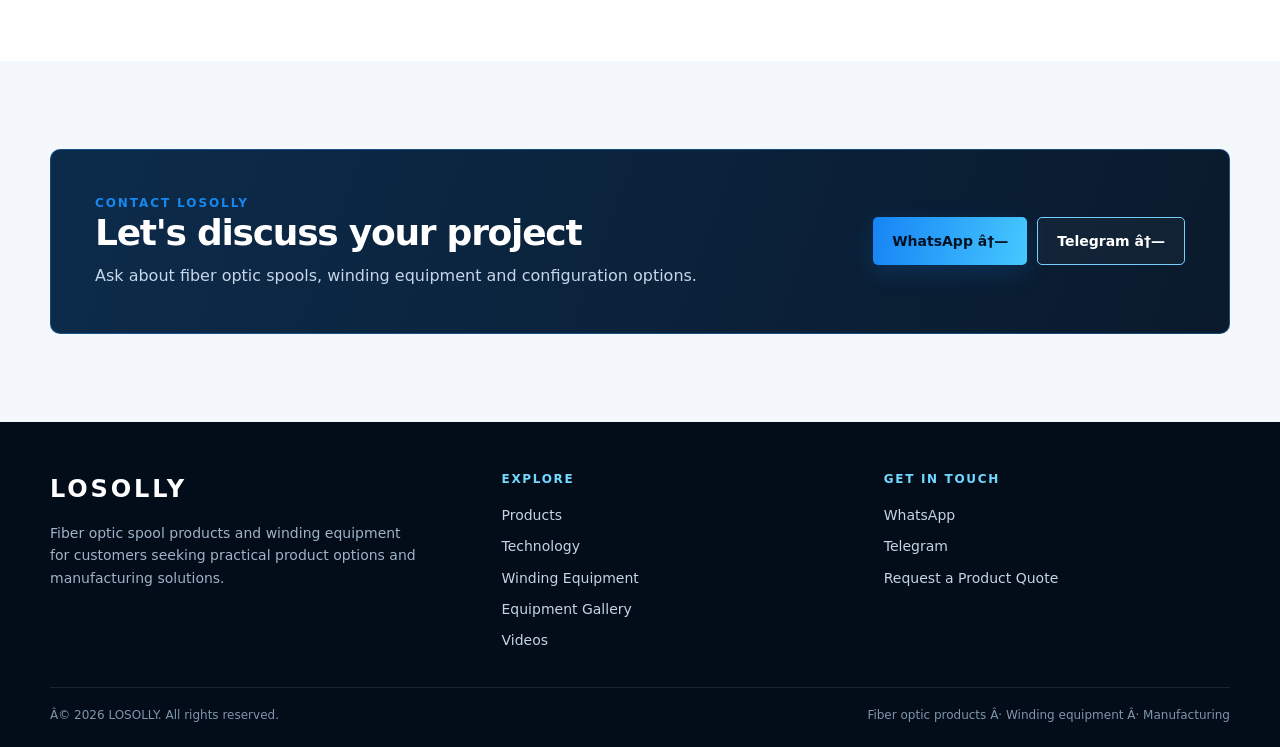
<file: en/index.html>
<!doctype html>
<html lang="en">
<head>
<!-- Yandex.Metrika counter -->
<script type="text/javascript">
    (function(m,e,t,r,i,k,a){
        m[i]=m[i]||function(){(m[i].a=m[i].a||[]).push(arguments)};
        m[i].l=1*new Date();
        for (var j = 0; j < document.scripts.length; j++) {if (document.scripts[j].src === r) { return; }}
        k=e.createElement(t),a=e.getElementsByTagName(t)[0],k.async=1,k.src=r,a.parentNode.insertBefore(k,a)
    })(window, document,'script','https://mc.yandex.ru/metrika/tag.js?id=113573987', 'ym');

    ym(113573987, 'init', {ssr:true, webvisor:true, clickmap:true, ecommerce:"dataLayer", referrer: document.referrer, url: location.href, accurateTrackBounce:true, trackLinks:true});
</script>
<noscript><div><img src="https://mc.yandex.ru/watch/113573987" style="position:absolute; left:-9999px;" alt="" /></div></noscript>
<!-- /Yandex.Metrika counter -->

<!-- Google tag (gtag.js) -->
<script async src="https://www.googletagmanager.com/gtag/js?id=G-VJFDD2SRX2"></script>
<script>
  window.dataLayer = window.dataLayer || [];
  function gtag(){dataLayer.push(arguments);}
  gtag('js', new Date());

  gtag('config', 'G-VJFDD2SRX2');
</script>
<!-- Event snippet for 联系人10/13 conversion page
In your html page, add the snippet and call gtag_report_conversion when someone clicks on the chosen link or button. -->
<script>
function gtag_report_conversion(url) {
  var callback = function () {
    if (typeof(url) != 'undefined') {
      window.location = url;
    }
  };
  gtag('event', 'conversion', {
      'send_to': 'AW-17857288385/Vs3lCOj0-ZodEMGxgsNC',
      'event_callback': callback
  });
  return false;
}
</script>

  <link rel="icon" type="image/png" href="../logo.png">
  <meta charset="utf-8">
  <meta name="viewport" content="width=device-width, initial-scale=1">
  <title>LOSOLLY | Fiber Optic Spools & Winding Equipment</title>
  <meta name="description" content="LOSOLLY supplies fiber optic spools and automated fiber winding equipment, with product options, manufacturing capabilities and direct inquiry channels.">
  <meta name="keywords" content="fiber optic spool, fiber optic reel, fiber winding machine, fiber optic winding equipment, optical fiber manufacturing equipment">
  <meta name="theme-color" content="#061426">
  <meta property="og:title" content="LOSOLLY | Fiber Optic Spools & Winding Equipment">
  <meta property="og:description" content="Fiber optic spools, winding machinery and manufacturing capabilities. Contact LOSOLLY for product details and quotations.">
  <meta property="og:type" content="website">
  <link rel="preconnect" href="https://www.youtube-nocookie.com">
  <style>
    :root{--navy:#061426;--navy2:#0a2039;--blue:#2b9cff;--cyan:#70d9ff;--ink:#102033;--muted:#5c6b7d;--paper:#f4f7fb;--line:#dce5ef;--white:#fff}
    *{box-sizing:border-box}html{scroll-behavior:smooth}body{margin:0;font-family:Inter,ui-sans-serif,system-ui,-apple-system,BlinkMacSystemFont,"Segoe UI",Arial,sans-serif;color:var(--ink);background:#fff;line-height:1.6}
    a{color:inherit;text-decoration:none}img{display:block;max-width:100%}.container{width:min(1180px,calc(100% - 40px));margin-inline:auto}
    .topbar{background:#04101f;color:#c9d8e8;font-size:12px;letter-spacing:.08em;padding:8px 0}.topbar .container{display:flex;justify-content:space-between;gap:16px;flex-wrap:wrap}
    header{position:sticky;top:0;z-index:20;background:rgba(5,18,34,.96);backdrop-filter:blur(14px);border-bottom:1px solid rgba(255,255,255,.1);color:white}
    .nav{min-height:76px;display:flex;align-items:center;justify-content:space-between;gap:24px}.brand{font-size:25px;font-weight:850;letter-spacing:.12em;color:#fff}.brand span{color:var(--blue)}.navlinks{display:flex;gap:28px;align-items:center;font-size:14px;color:#d8e5f3}.navlinks a:hover{color:var(--cyan)}
    .navcta,.btn{display:inline-flex;align-items:center;justify-content:center;border-radius:5px;padding:12px 19px;font-weight:750;font-size:14px;transition:.2s ease}.navcta,.btn-primary{background:linear-gradient(100deg,#1684f5,#46c8ff);color:#031326;box-shadow:0 8px 24px #1684f52c}.navcta:hover,.btn:hover{transform:translateY(-2px)}.btn-outline{border:1px solid #77cfff;color:white;background:#ffffff08}
    
    .lang-switcher{display:flex;gap:4px;align-items:center}
    .lang-switcher a{font-size:11px;color:#d8e5f3;padding:5px 7px;border:1px solid #47617c;border-radius:4px}
    .lang-switcher a:hover,.lang-switcher a.active{background:#1684f5;color:white;border-color:#1684f5}

    .menu-btn{display:none;background:none;color:white;border:1px solid #47617c;border-radius:5px;padding:8px 12px;font-size:20px}
    .hero{position:relative;isolation:isolate;overflow:hidden;background:radial-gradient(ellipse at 75% 25%,#174a7b 0,transparent 35%),linear-gradient(120deg,#04101f 0%,#092440 54%,#07172a 100%);color:white;padding:76px 0 64px}
    .hero:before{content:"";position:absolute;inset:0;z-index:-1;background:linear-gradient(90deg,#04101ff5 0%,#04101fc9 43%,#04101f12 100%),url("../hero-fiber-spools.jpg") center right/cover no-repeat;opacity:.9}
    .hero-grid{display:grid;grid-template-columns:1.02fr .98fr;align-items:center;gap:42px;min-height:450px}.eyebrow{font-size:12px;font-weight:800;letter-spacing:.18em;text-transform:uppercase;color:var(--cyan);display:flex;align-items:center;gap:10px}.eyebrow:before{content:"";width:26px;height:2px;background:var(--cyan)}
    h1{font-size:clamp(38px,5vw,66px);line-height:1.04;letter-spacing:-.045em;margin:20px 0 22px;max-width:700px}.hero p{font-size:18px;color:#d0dfef;max-width:600px;margin:0 0 28px}.hero-actions{display:flex;flex-wrap:wrap;gap:12px}.hero-note{font-size:12px;color:#a8c0d8;margin-top:28px;letter-spacing:.04em}
    .hero-visual{position:relative}.hero-visual img{width:100%;max-height:450px;object-fit:contain;filter:drop-shadow(0 20px 36px #0008);border-radius:8px}.floating-label{position:absolute;bottom:15px;left:10px;padding:12px 16px;background:#061426d9;border:1px solid #2b9cff66;border-radius:5px;color:#d9efff;font-size:12px;backdrop-filter:blur(8px)}
    .stats{background:#0a2039;color:white;border-top:1px solid #ffffff16;border-bottom:1px solid #ffffff16}.stats-grid{display:grid;grid-template-columns:repeat(4,1fr)}.stat{padding:23px 18px;border-right:1px solid #ffffff20}.stat:last-child{border:0}.stat strong{display:block;color:var(--cyan);font-size:22px;line-height:1.3}.stat span{font-size:12px;color:#c1d2e3}
    section{scroll-margin-top:90px}.section{padding:88px 0}.section-soft{background:var(--paper)}.section-dark{background:#061426;color:white}.section-head{max-width:720px;margin-bottom:38px}.section-head.center{text-align:center;margin-inline:auto}.kicker{color:#1688ed;font-size:12px;font-weight:850;letter-spacing:.16em;text-transform:uppercase}.section-dark .kicker{color:var(--cyan)}h2{font-size:clamp(30px,4vw,46px);line-height:1.12;letter-spacing:-.035em;margin:12px 0 16px}.section-head p{margin:0;color:var(--muted);font-size:16px}.section-dark .section-head p{color:#bdcddd}
    .product-grid{display:grid;grid-template-columns:1fr 1fr;gap:24px}.product-card{background:white;border:1px solid var(--line);border-radius:10px;overflow:hidden;box-shadow:0 12px 35px #112b4410}.product-card .product-img{height:280px;background:#eaf1f8;display:flex;align-items:center;justify-content:center;overflow:hidden}.product-card .product-img img{width:100%;height:100%;object-fit:cover;transition:transform .5s}.product-card:hover .product-img img{transform:scale(1.035)}.product-body{padding:26px}.product-body h3{margin:0 0 10px;font-size:23px}.product-body p{color:var(--muted);margin:0 0 18px}.tag-list{display:flex;flex-wrap:wrap;gap:8px;margin:16px 0 22px}.tag{font-size:12px;color:#1b4b79;background:#eaf5ff;border:1px solid #d0eaff;padding:5px 9px;border-radius:4px}.text-link{font-weight:800;color:#087de0;font-size:14px}
    .feature-grid{display:grid;grid-template-columns:repeat(3,1fr);gap:18px}.feature{border:1px solid #ffffff1c;background:linear-gradient(145deg,#0c2947,#07192c);padding:25px;border-radius:8px}.feature-icon{width:42px;height:42px;border:1px solid #46baff80;border-radius:9px;display:grid;place-items:center;color:var(--cyan);font-size:21px;margin-bottom:18px}.feature h3{margin:0 0 8px;font-size:18px}.feature p{margin:0;color:#bdcddd;font-size:14px}
    .machine-grid{display:grid;grid-template-columns:.95fr 1.05fr;gap:44px;align-items:center}.machine-photo{background:#eaf0f6;border-radius:10px;overflow:hidden}.machine-photo img{width:100%;height:100%;min-height:380px;object-fit:cover}.machine-copy p{color:var(--muted)}.check-list{padding:0;list-style:none;margin:24px 0}.check-list li{padding:10px 0 10px 30px;position:relative;border-bottom:1px solid var(--line)}.check-list li:before{content:"✓";position:absolute;left:0;color:#1289ec;font-weight:900}
    .gallery{display:grid;grid-template-columns:repeat(3,1fr);gap:14px}.gallery-item{border-radius:7px;overflow:hidden;background:#e8eef5;aspect-ratio:4/3}.gallery-item img{width:100%;height:100%;object-fit:cover;transition:transform .4s}.gallery-item:hover img{transform:scale(1.05)}
    .video-grid{display:grid;grid-template-columns:1fr 1fr;gap:22px}.video{overflow:hidden;border:1px solid #ffffff20;border-radius:8px;background:#0b2138}.video-frame{aspect-ratio:16/9;background:#020812}.video-frame iframe{width:100%;height:100%;border:0}.video h3{padding:16px 18px;margin:0;font-size:16px}
    .factory-grid{display:grid;grid-template-columns:1.1fr .9fr;gap:26px;align-items:stretch}.factory-main,.factory-side{border-radius:9px;overflow:hidden;background:#eaf0f6}.factory-main img{height:100%;min-height:330px;width:100%;object-fit:cover}.factory-side{display:flex;flex-direction:column}.factory-side img{width:100%;height:50%;min-height:160px;object-fit:cover}.factory-copy{padding:24px;background:white;border:1px solid var(--line);border-radius:9px;margin-top:20px}.factory-copy p{color:var(--muted);margin-bottom:0}
    .cta-band{padding:44px;background:linear-gradient(110deg,#0c2b4b,#0a1a2c);border:1px solid #2b9cff5c;border-radius:10px;color:white;display:flex;align-items:center;justify-content:space-between;gap:25px}.cta-band h2{font-size:clamp(26px,3vw,36px);margin:0 0 10px}.cta-band p{margin:0;color:#c5d7e9}.cta-actions{display:flex;flex-wrap:wrap;gap:10px;flex-shrink:0}
    footer{background:#030d19;color:#c5d4e4;padding:48px 0 22px}.footer-grid{display:grid;grid-template-columns:1.2fr 1fr 1fr;gap:36px}.footer-brand{font-size:24px;font-weight:850;letter-spacing:.12em;color:white}.footer-grid p{color:#9fb2c7;font-size:14px;max-width:370px}.footer-title{font-size:12px;letter-spacing:.14em;text-transform:uppercase;color:#70d9ff;font-weight:800;margin-bottom:15px}.footer-links{display:grid;gap:9px;font-size:14px}.footer-links a:hover{color:white}.copyright{border-top:1px solid #ffffff18;margin-top:35px;padding-top:18px;font-size:12px;color:#8095ab;display:flex;justify-content:space-between;gap:16px;flex-wrap:wrap}
    .float-contact{position:fixed;right:18px;bottom:18px;z-index:15;display:flex;flex-direction:column;gap:9px}.float-contact a{width:48px;height:48px;border-radius:50%;display:grid;place-items:center;background:#1689e9;color:white;font-size:11px;font-weight:900;box-shadow:0 8px 25px #00172e55;border:2px solid #ffffffaa}.float-contact a.telegram{background:#159bd7}
    @media(max-width:850px){.navlinks{display:none;position:absolute;top:76px;left:0;right:0;padding:20px;background:#061426;flex-direction:column;align-items:stretch;gap:0}.navlinks.open{display:flex}.navlinks a{padding:12px 8px;border-bottom:1px solid #ffffff15}.navcta{display:none}.menu-btn{display:block}.hero{padding:54px 0 40px}.hero-grid{grid-template-columns:1fr;gap:24px}.hero:before{background:linear-gradient(90deg,#04101feF,#04101fbb),url("../hero-fiber-spools.jpg") center/cover}.hero-visual img{max-height:330px}.stats-grid{grid-template-columns:repeat(2,1fr)}.stat:nth-child(2){border-right:0}.stat:nth-child(-n+2){border-bottom:1px solid #ffffff20}.product-grid,.machine-grid,.factory-grid{grid-template-columns:1fr}.feature-grid{grid-template-columns:1fr 1fr}.machine-photo img{min-height:260px}.gallery{grid-template-columns:repeat(2,1fr)}.cta-band{align-items:flex-start;flex-direction:column}.footer-grid{grid-template-columns:1fr 1fr}.footer-grid>div:first-child{grid-column:1/-1}}
    @media(max-width:540px){.container{width:min(100% - 28px,1180px)}.topbar .container{font-size:10px}.brand{font-size:21px}.hero h1{font-size:39px}.hero p{font-size:16px}.section{padding:62px 0}.stats-grid{grid-template-columns:1fr 1fr}.stat{padding:17px 12px}.stat strong{font-size:19px}.product-card .product-img{height:220px}.product-body{padding:20px}.feature-grid,.video-grid{grid-template-columns:1fr}.gallery{gap:8px}.gallery-item{aspect-ratio:1/1}.footer-grid{grid-template-columns:1fr}.footer-grid>div:first-child{grid-column:auto}.cta-band{padding:28px 22px}.float-contact{right:12px;bottom:12px}.float-contact a{width:68px;height:68px}}
  </style>
</head>
<body>
  <div class="topbar"><div class="container"><span>FIBER OPTIC PRODUCTS & PRECISION WINDING EQUIPMENT</span><span>ENGINEERED FOR CONSISTENT MANUFACTURING</span></div></div>
  <header>
    <div class="container nav">
      <a class="brand" href="#home" aria-label="LOSOLLY home">LO<span>S</span>OLLY</a>
      <nav class="navlinks" id="navlinks" aria-label="Main navigation">
        <a href="#products">Products</a><a href="#technology">Technology</a><a href="#factory">Factory</a><a href="#videos">Videos</a><a href="#contact">Contact</a>
      </nav>
      <div class="lang-switcher" aria-label="Language selector">
        <a href="../en/" class="active" data-lang="EN">EN</a>
        <a href="../ru/" data-lang="RU">RU</a>
        <a href="../ar/" data-lang="AR">AR</a>
        <a href="../zh/" data-lang="中文">中文</a>
      </div>
      <a class="navcta" href="#contact">Request a Quote ↗</a>
      <button class="menu-btn" id="menuBtn" aria-label="Toggle menu" aria-expanded="false">☰</button>
    </div>
  </header>
  <main>
    <section class="hero" id="home">
      <div class="container hero-grid">
        <div>
          <div class="eyebrow">Fiber Optic Solutions</div>
          <h1>Fiber Optic Spools &amp; Precision Winding Equipment</h1>
          <p>Product-focused solutions for fiber optic spools and automated winding machinery, backed by manufacturing experience and practical equipment design.</p>
          <div class="hero-actions"><a class="btn btn-primary" href="#products">Explore Products ↘</a><a class="btn btn-outline" href="#contact">Talk to Our Team</a></div>
          <div class="hero-note">PRODUCT OPTIONS · MACHINE CAPABILITIES · MANUFACTURING SUPPORT</div>
        </div>
        <div class="hero-visual">
          <img src="../fiber-spool-banner.jpg" alt="LOSOLLY fiber optic spools product presentation" onerror="this.onerror=null;this.src='../hero-fiber-spools.jpg'">
          <div class="floating-label">Fiber optic spool product range</div>
        </div>
      </div>
    </section>
    <div class="stats"><div class="container stats-grid">
      <div class="stat"><strong>1–50 km</strong><span>Length options shown in product materials</span></div>
      <div class="stat"><strong>G657A2</strong><span>Fiber type shown in product material</span></div>
      <div class="stat"><strong>Custom</strong><span>Winding equipment configurations</span></div>
      <div class="stat"><strong>Factory</strong><span>Equipment and production views</span></div>
    </div></div>
    <section class="section section-soft" id="products">
      <div class="container">
        <div class="section-head"><div class="kicker">Product Portfolio</div><h2>Products built around fiber handling</h2><p>Explore the spool range and winding equipment. Share your target specifications with our team to confirm the appropriate configuration for your application.</p></div>
        <div class="product-grid">
          <article class="product-card">
            <div class="product-img"><img src="../hero-fiber-spools.jpg" alt="Fiber optic spool range in black, gray and green" loading="lazy"></div>
            <div class="product-body"><h3>Fiber Optic Spools</h3><p>A compact spool format with options illustrated for different lengths and colors. Final specifications should be confirmed against your requirements.</p><div class="tag-list"><span class="tag">Multiple length options</span><span class="tag">Color options</span><span class="tag">Fiber handling</span></div><a class="text-link" href="#contact">Ask about spool specifications →</a></div>
          </article>
          <article class="product-card">
            <div class="product-img"><img src="../winding-machine-product.jpg" alt="Automated fiber optic winding machine" loading="lazy"></div>
            <div class="product-body"><h3>Fiber Optic Winding Machine</h3><p>Automated winding equipment with a machine layout designed for controlled fiber handling and configurable winding processes.</p><div class="tag-list"><span class="tag">Custom design</span><span class="tag">Tension control</span><span class="tag">Special-shaped winding</span></div><a class="text-link" href="#machine">Explore winding equipment →</a></div>
          </article>
        </div>
      </div>
    </section>
    <section class="section section-dark" id="technology">
      <div class="container">
        <div class="section-head center"><div class="kicker">Engineering &amp; Process</div><h2>Designed for controlled fiber winding</h2><p>Equipment features and product specifications depend on the selected model. Contact us to review your application and confirm details.</p></div>
        <div class="feature-grid">
          <div class="feature"><div class="feature-icon">◎</div><h3>Controlled Fiber Path</h3><p>Guiding components help manage the fiber path through the winding process.</p></div>
          <div class="feature"><div class="feature-icon">↗</div><h3>Configurable Winding</h3><p>Machine configuration can be discussed around spool geometry and process requirements.</p></div>
          <div class="feature"><div class="feature-icon">⌘</div><h3>Automation Components</h3><p>Control cabinet and drive components support the machine's operating workflow.</p></div>
          <div class="feature"><div class="feature-icon">◉</div><h3>Machine Detail</h3><p>Mechanical assemblies and guides are available to inspect in the equipment gallery.</p></div>
          <div class="feature"><div class="feature-icon">▤</div><h3>Specification Review</h3><p>Discuss wire diameter, shaft dimensions, traverse stroke and speed requirements before ordering.</p></div>
          <div class="feature"><div class="feature-icon">↔</div><h3>Project Communication</h3><p>Share drawings, product targets and expected production needs for a more relevant quotation.</p></div>
        </div>
      </div>
    </section>
    <section class="section" id="machine">
      <div class="container machine-grid">
        <div class="machine-photo"><img src="../winding-machine-banner.jpg" alt="Fully automatic fiber optic winding machine banner" loading="lazy"></div>
        <div class="machine-copy"><div class="kicker">Winding Equipment</div><h2>Automated winding machine</h2><p>The winding machine shown in our materials combines a control interface, winding assemblies and fiber-guiding components. Machine options should be selected according to the target fiber and spool design.</p>
          <ul class="check-list"><li>Custom machine design discussion</li><li>In-house control and process configuration</li><li>Three-stage tension control shown in product material</li><li>Special-shaped winding capability shown in product material</li><li>Specification confirmation before quotation</li></ul>
          <a class="btn btn-primary" href="#contact">Discuss Your Requirements ↗</a>
        </div>
      </div>
    </section>
    <section class="section section-soft" id="gallery">
      <div class="container">
        <div class="section-head"><div class="kicker">Equipment Gallery</div><h2>A closer look at the machinery</h2><p>Photos of the production floor, control components and winding assemblies.</p></div>
        <div class="gallery">
          <a class="gallery-item" href="../machine-control-interior.jpg" target="_blank" rel="noopener"><img src="../machine-control-interior.jpg" alt="Machine control and electrical components" loading="lazy"></a>
          <a class="gallery-item" href="../winding-wheel-detail.jpg" target="_blank" rel="noopener"><img src="../winding-wheel-detail.jpg" alt="Winding wheel detail" loading="lazy"></a>
          <a class="gallery-item" href="../machine-drive-detail.jpg" target="_blank" rel="noopener"><img src="../machine-drive-detail.jpg" alt="Machine drive and motor detail" loading="lazy"></a>
          <a class="gallery-item" href="../tension-mechanism-detail.jpg" target="_blank" rel="noopener"><img src="../tension-mechanism-detail.jpg" alt="Fiber tension mechanism detail" loading="lazy"></a>
          <a class="gallery-item" href="../fiber-guide-detail.jpg" target="_blank" rel="noopener"><img src="../fiber-guide-detail.jpg" alt="Fiber guide and winding components" loading="lazy"></a>
          <a class="gallery-item" href="../spindle-detail.jpg" target="_blank" rel="noopener"><img src="../spindle-detail.jpg" alt="Machine spindle detail" loading="lazy"></a>
        </div>
      </div>
    </section>
    <section class="section section-dark" id="videos">
      <div class="container">
        <div class="section-head"><div class="kicker">Video Showcase</div><h2>See the products in motion</h2><p>Watch the videos below for additional product and equipment context. If a video does not load in your region or browser, open it on YouTube.</p></div>
        <div class="video-grid">
          <article class="video"><div class="video-frame"><iframe src="https://www.youtube-nocookie.com/embed/y49PrBXT7HY" title="LOSOLLY product video 1" loading="lazy" allow="accelerometer; autoplay; clipboard-write; encrypted-media; gyroscope; picture-in-picture; web-share" referrerpolicy="strict-origin-when-cross-origin" allowfullscreen></iframe></div><h3>Product Video 01</h3></article>
          <article class="video"><div class="video-frame"><iframe src="https://www.youtube-nocookie.com/embed/IakJ64riLvg" title="LOSOLLY product video 2" loading="lazy" allow="accelerometer; autoplay; clipboard-write; encrypted-media; gyroscope; picture-in-picture; web-share" referrerpolicy="strict-origin-when-cross-origin" allowfullscreen></iframe></div><h3>Product Video 02</h3></article>
        </div>
      </div>
    </section>
    <section class="section" id="factory">
      <div class="container">
        <div class="section-head"><div class="kicker">Manufacturing</div><h2>Production equipment and process visibility</h2><p>Our supplied factory images show winding machines and component details. Contact us to discuss the manufacturing process, machine configuration and project requirements.</p></div>
        <div class="factory-grid">
          <div class="factory-main"><img src="../factory-floor.jpg" alt="Production floor with multiple winding machines" loading="lazy"></div>
          <div class="factory-side"><img src="../machine-control-interior.jpg" alt="Electrical control components" loading="lazy"><img src="../tension-mechanism-detail.jpg" alt="Winding machine mechanical detail" loading="lazy"></div>
        </div>
        <div class="factory-copy"><strong>Need a product or equipment quotation?</strong><p>Send your target specifications, expected quantities and any relevant drawings. We can then discuss suitable options and the information needed for a quotation.</p></div>
      </div>
    </section>
    <section class="section section-soft" id="contact">
      <div class="container">
        <div class="cta-band">
          <div><div class="kicker">Contact LOSOLLY</div><h2>Let's discuss your project</h2><p>Ask about fiber optic spools, winding equipment and configuration options.</p></div>
          <div class="cta-actions"><a class="btn btn-primary" href="https://wa.me/message/F22QPVE2LZV4O1" target="_blank" rel="noopener">WhatsApp ↗</a><a class="btn btn-outline" href="https://t.me/Losolly?text=Get%20a%20Product%20Quote" target="_blank" rel="noopener">Telegram ↗</a></div>
        </div>
      </div>
    </section>
  </main>
  <footer>
    <div class="container">
      <div class="footer-grid">
        <div><a class="footer-brand" href="#home">LOSOLLY</a><p>Fiber optic spool products and winding equipment for customers seeking practical product options and manufacturing solutions.</p></div>
        <div><div class="footer-title">Explore</div><div class="footer-links"><a href="#products">Products</a><a href="#technology">Technology</a><a href="#machine">Winding Equipment</a><a href="#gallery">Equipment Gallery</a><a href="#videos">Videos</a></div></div>
        <div><div class="footer-title">Get in touch</div><div class="footer-links"><a href="https://wa.me/message/F22QPVE2LZV4O1" target="_blank" rel="noopener">WhatsApp</a><a href="https://t.me/Losolly?text=Get%20a%20Product%20Quote" target="_blank" rel="noopener">Telegram</a><a href="#contact">Request a Product Quote</a></div></div>
      </div>
      <div class="copyright"><span>© <span id="year"></span> LOSOLLY. All rights reserved.</span><span>Fiber optic products · Winding equipment · Manufacturing</span></div>
    </div>
  </footer>
  <div class="float-contact" aria-label="Quick contact"><a href="https://wa.me/message/F22QPVE2LZV4O1" target="_blank" rel="noopener" aria-label="WhatsApp">WA</a><a class="telegram" href="https://t.me/Losolly?text=Get%20a%20Product%20Quote" target="_blank" rel="noopener" aria-label="Telegram">TG</a></div>
  <script>
    const menuBtn=document.getElementById('menuBtn');
    const navlinks=document.getElementById('navlinks');
    menuBtn.addEventListener('click',()=>{const open=navlinks.classList.toggle('open');menuBtn.setAttribute('aria-expanded',String(open));menuBtn.textContent=open?'✕':'☰';});
    navlinks.querySelectorAll('a').forEach(a=>a.addEventListener('click',()=>{navlinks.classList.remove('open');menuBtn.setAttribute('aria-expanded','false');menuBtn.textContent='☰';}));
    document.getElementById('year').textContent=new Date().getFullYear();
  </script>
</body>
</html>
</file>
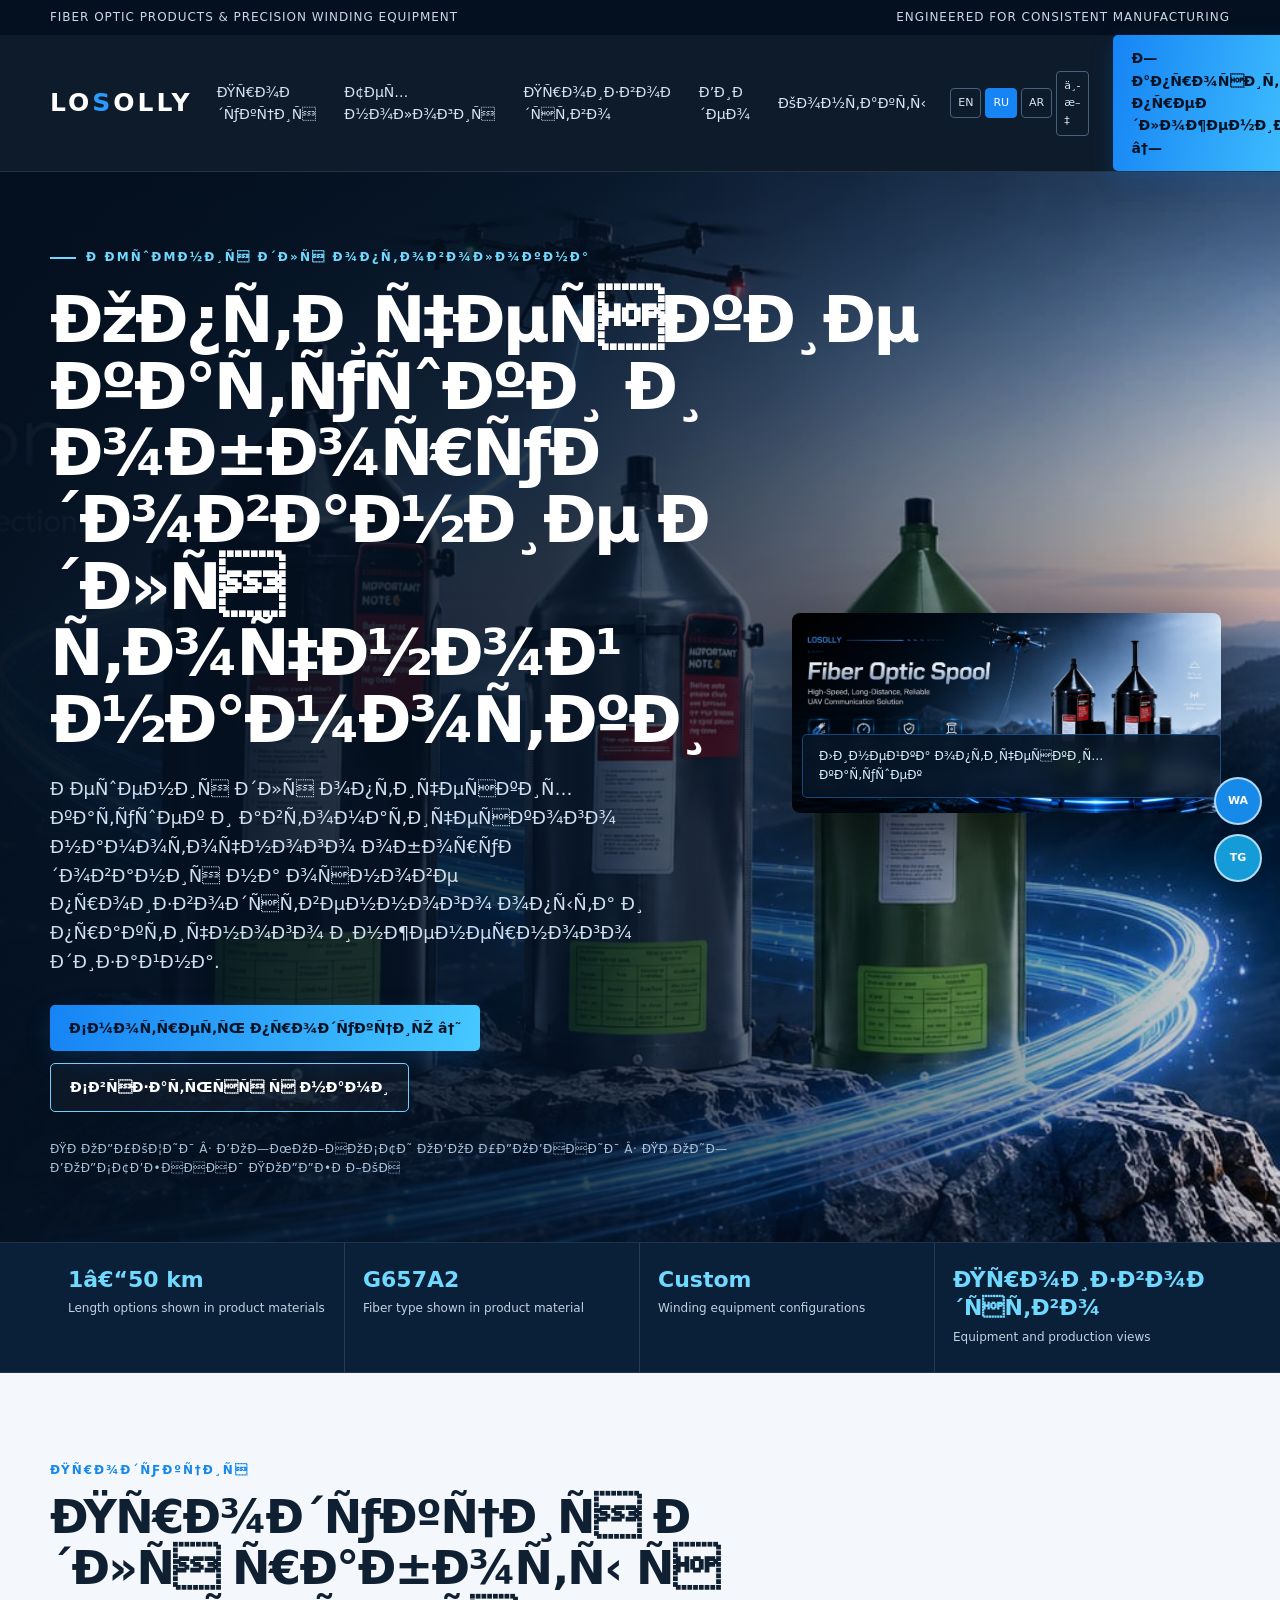
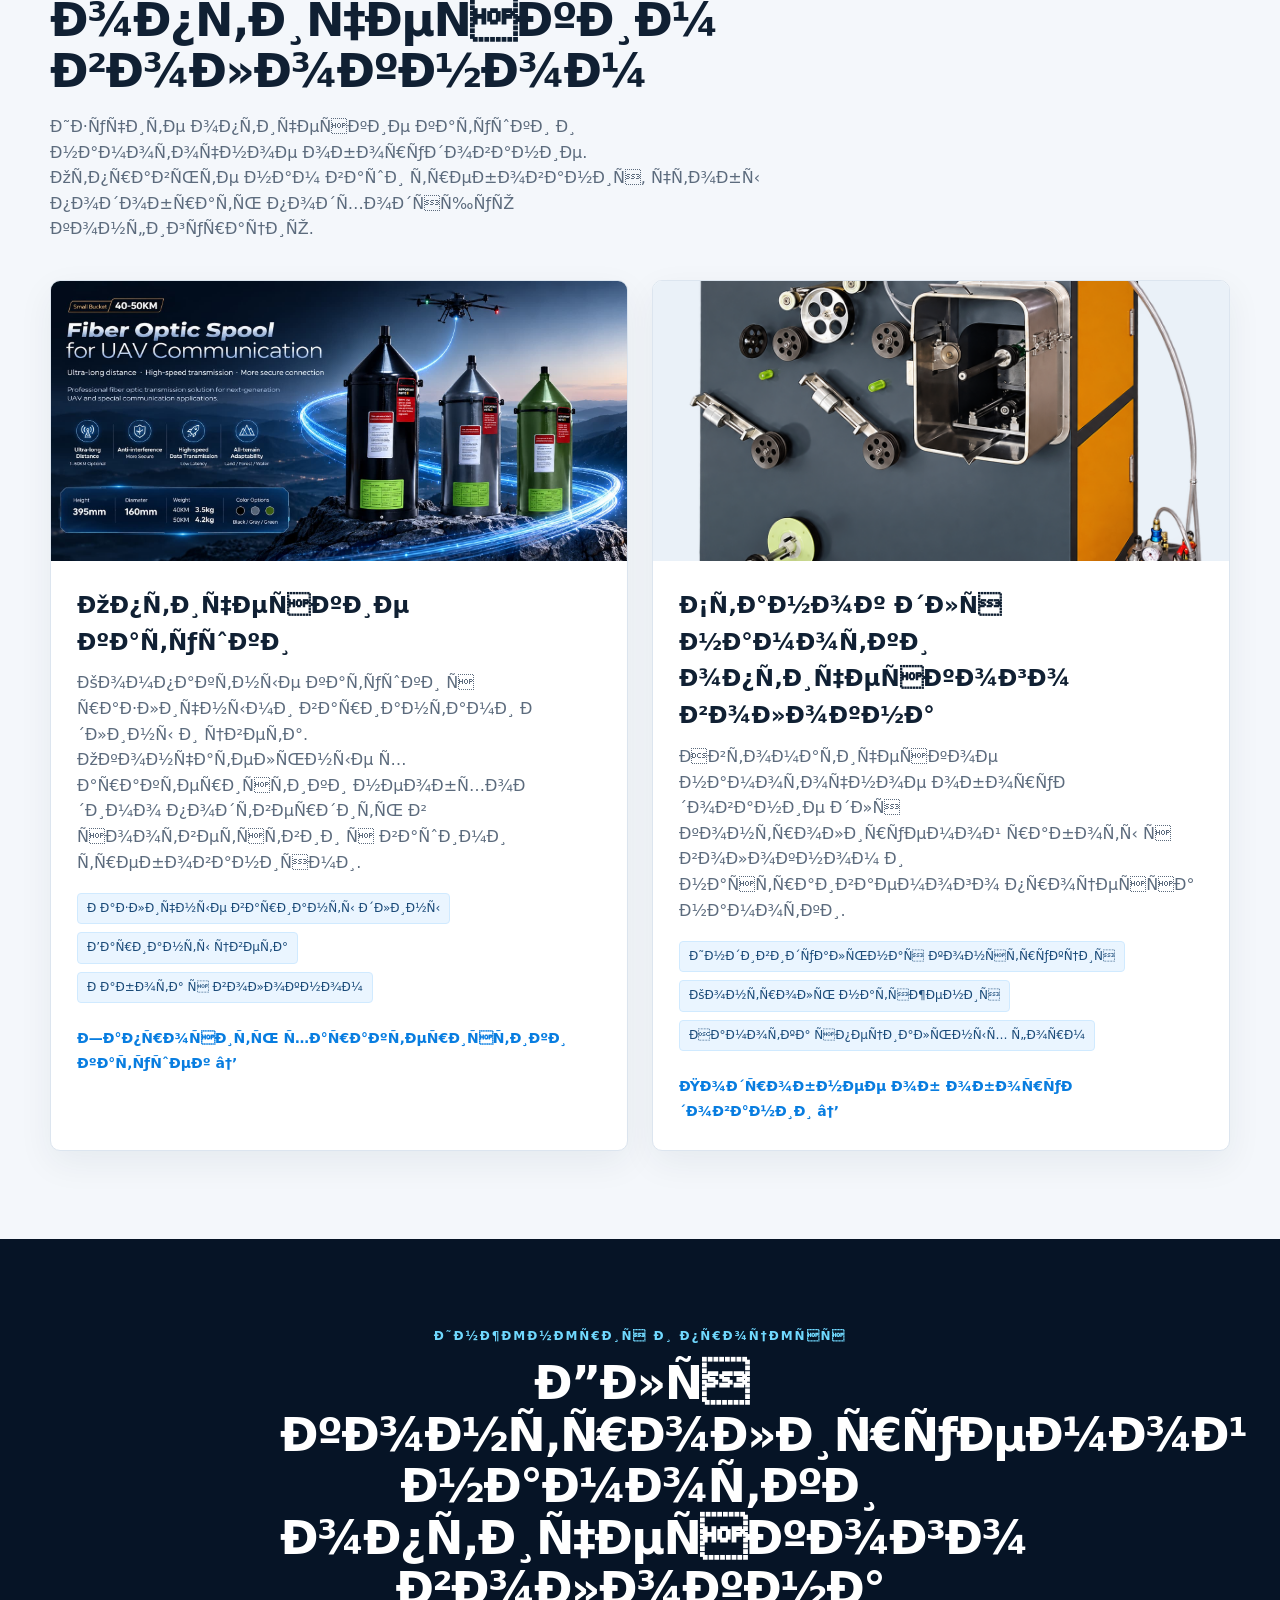
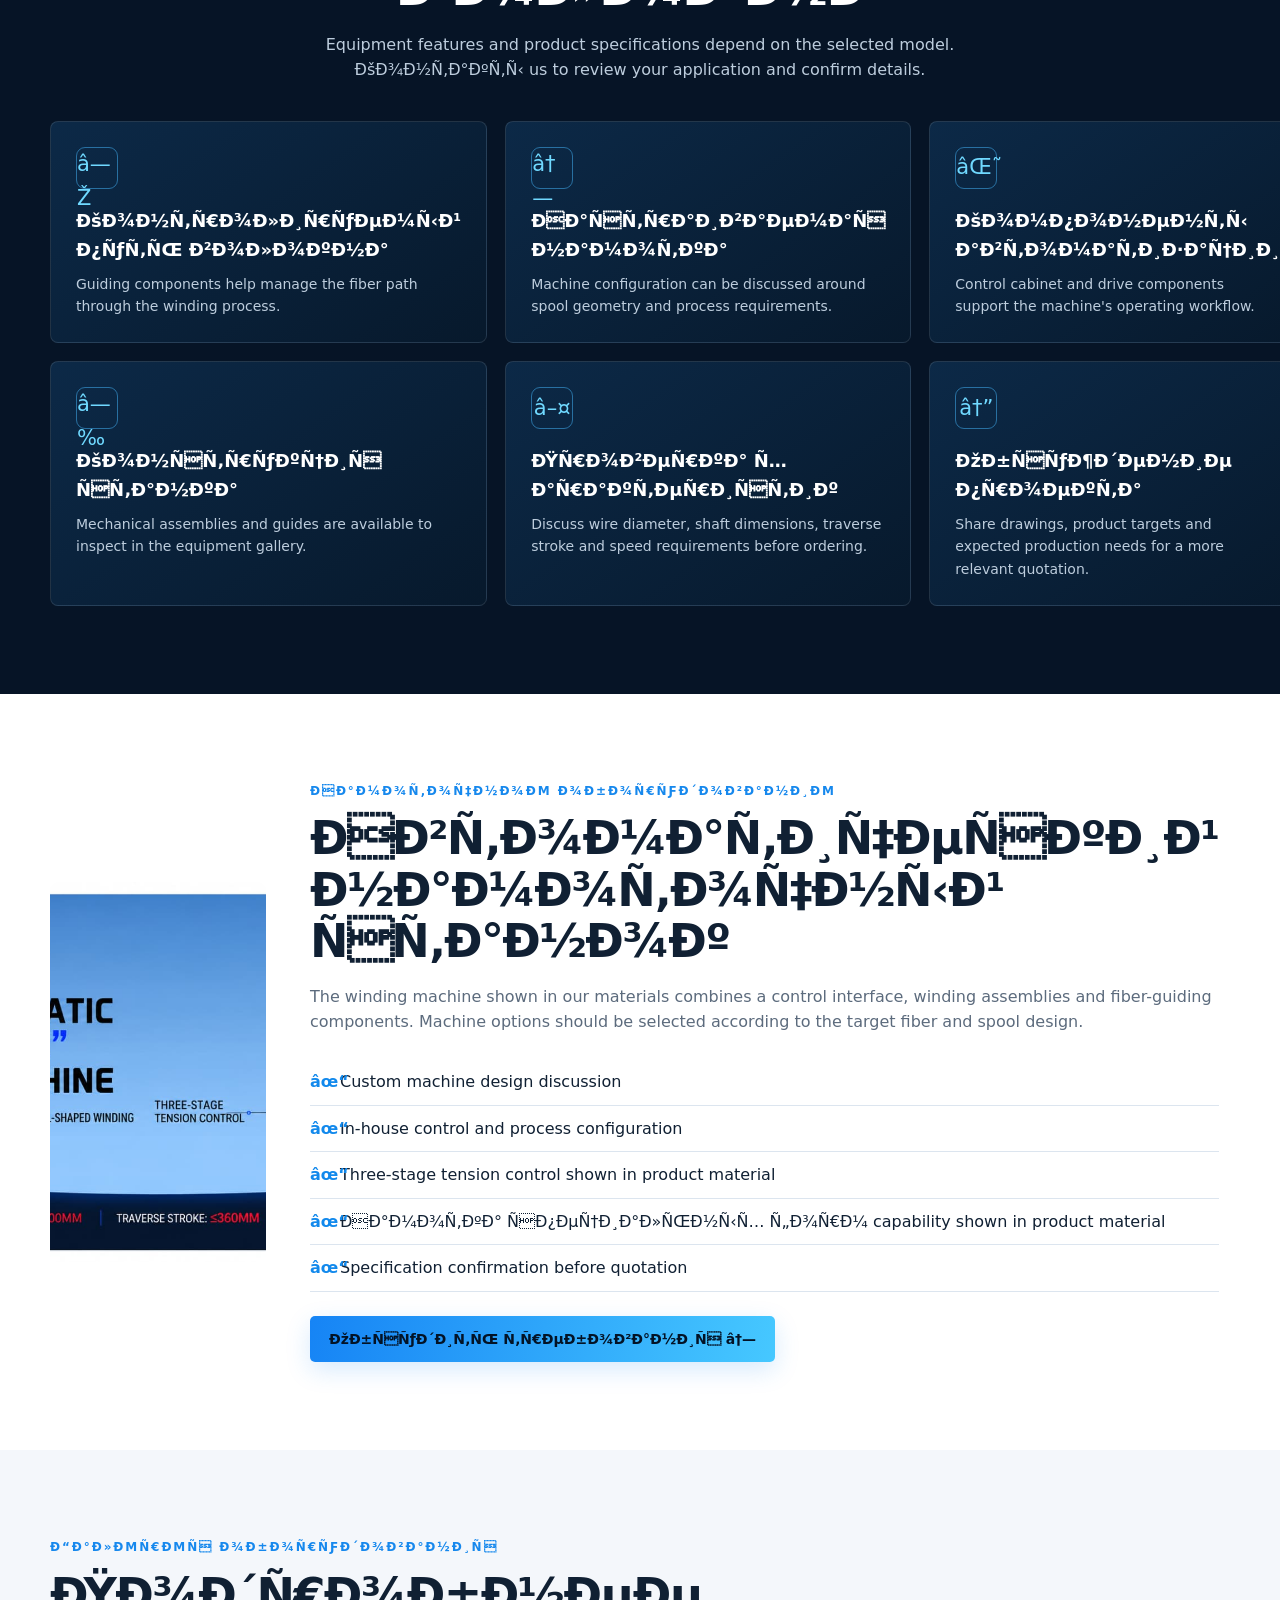
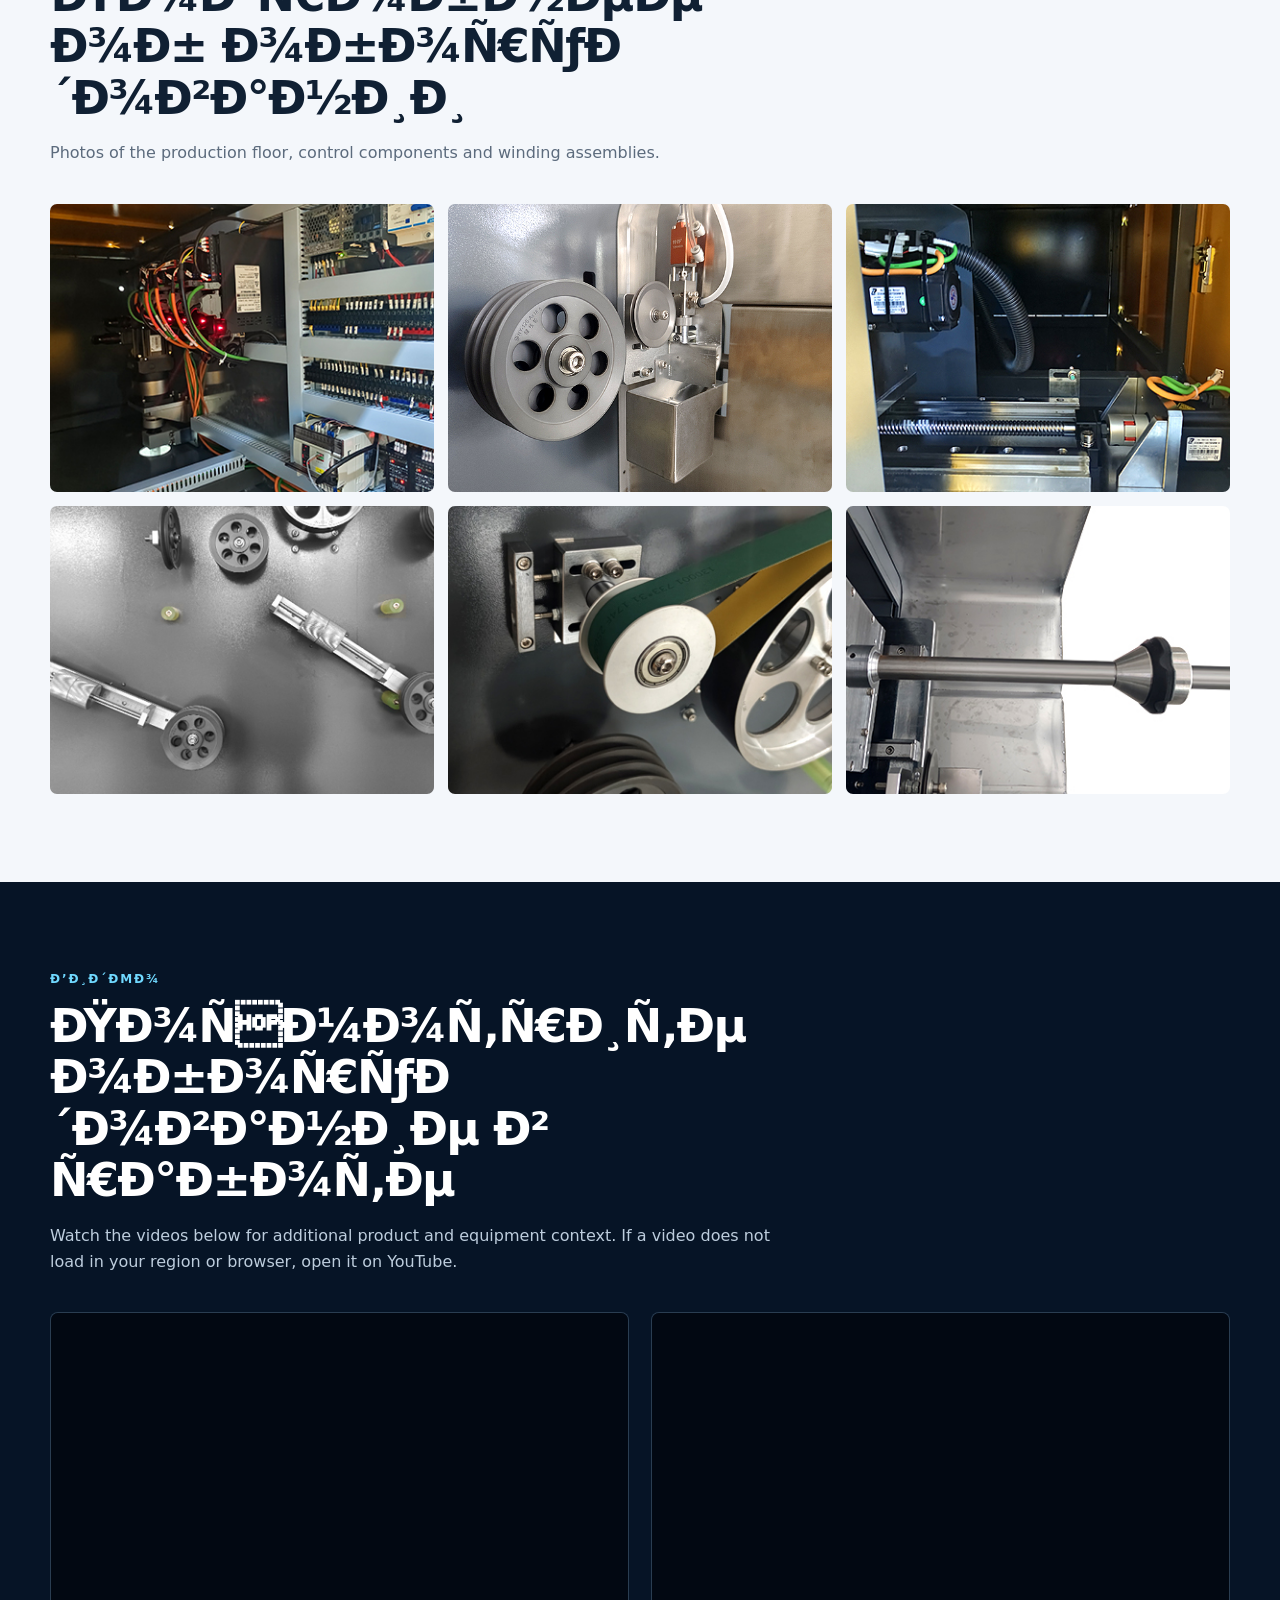
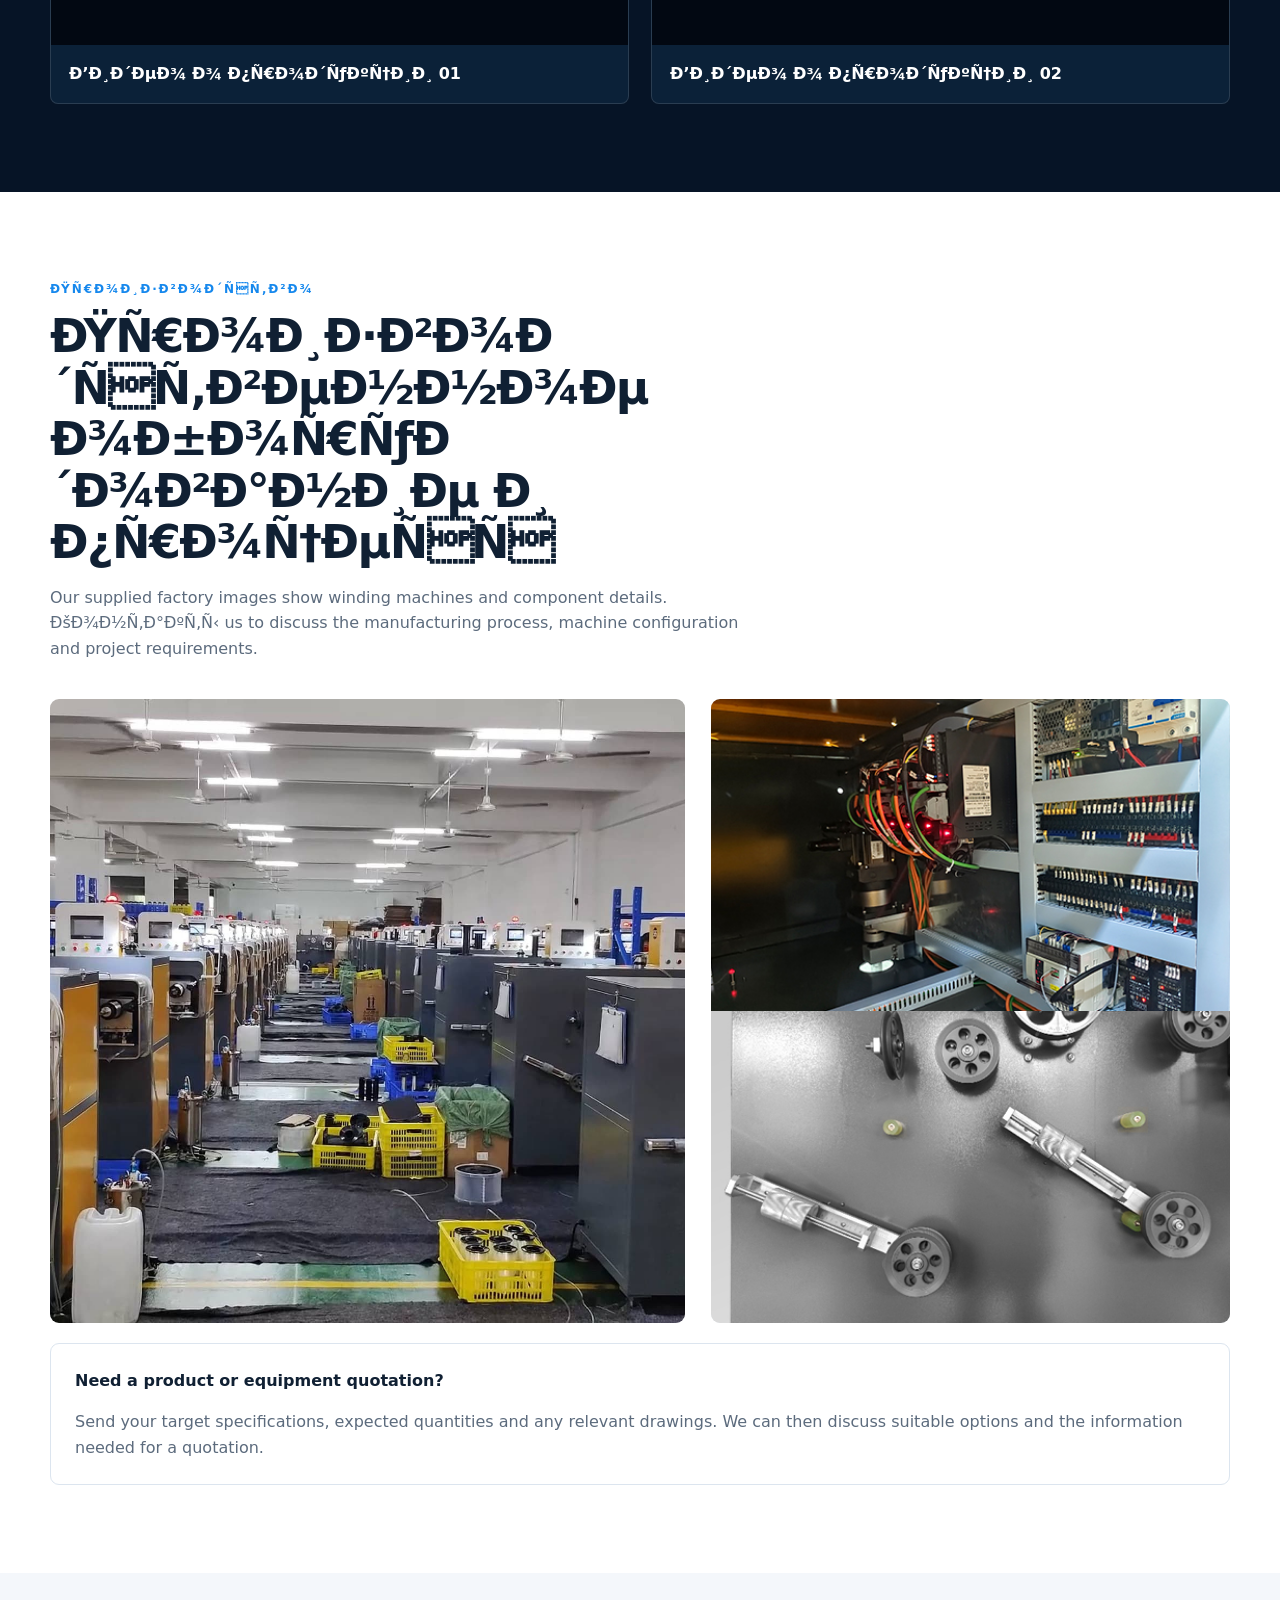
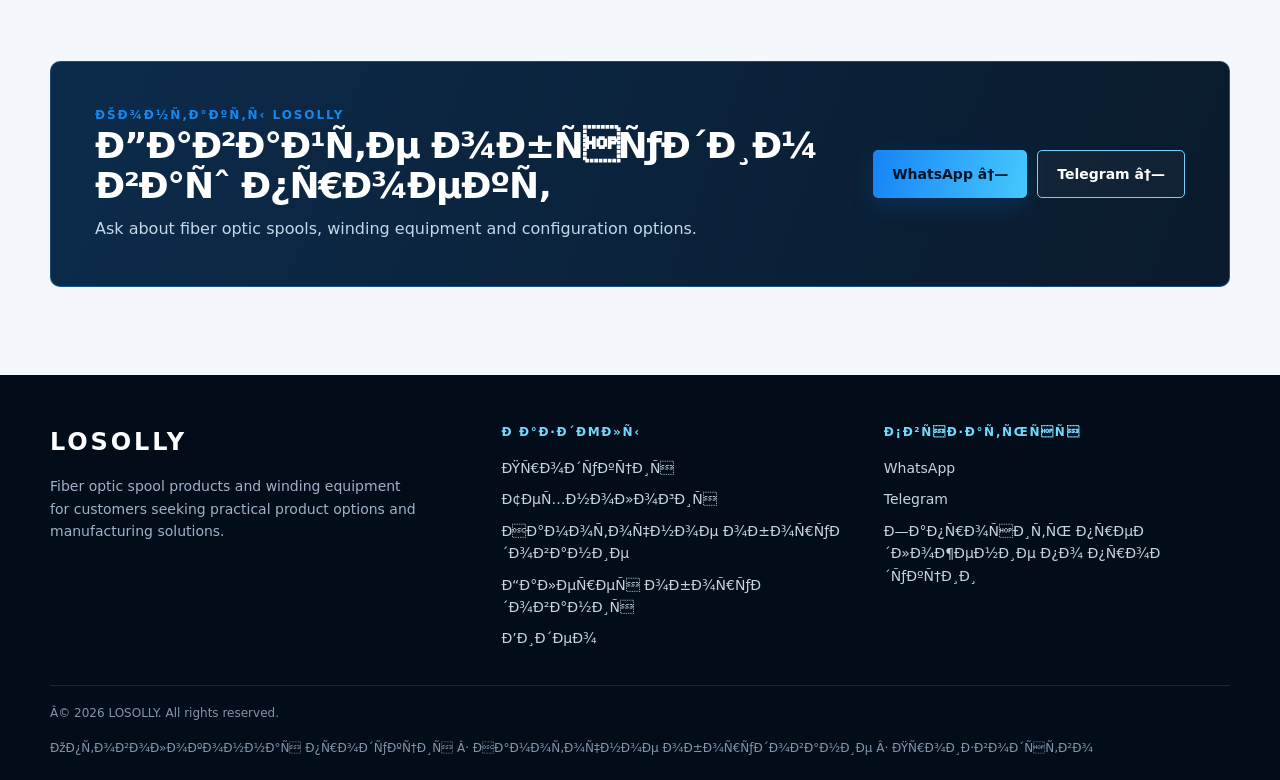
<file: ru/index.html>
<!doctype html>
<html lang="ru">
<head>
<!-- Yandex.Metrika counter -->
<script type="text/javascript">
    (function(m,e,t,r,i,k,a){
        m[i]=m[i]||function(){(m[i].a=m[i].a||[]).push(arguments)};
        m[i].l=1*new Date();
        for (var j = 0; j < document.scripts.length; j++) {if (document.scripts[j].src === r) { return; }}
        k=e.createElement(t),a=e.getElementsByTagName(t)[0],k.async=1,k.src=r,a.parentNode.insertBefore(k,a)
    })(window, document,'script','https://mc.yandex.ru/metrika/tag.js?id=113573987', 'ym');

    ym(113573987, 'init', {ssr:true, webvisor:true, clickmap:true, ecommerce:"dataLayer", referrer: document.referrer, url: location.href, accurateTrackBounce:true, trackLinks:true});
</script>
<noscript><div><img src="https://mc.yandex.ru/watch/113573987" style="position:absolute; left:-9999px;" alt="" /></div></noscript>
<!-- /Yandex.Metrika counter -->

<!-- Google tag (gtag.js) -->
<script async src="https://www.googletagmanager.com/gtag/js?id=G-VJFDD2SRX2"></script>
<script>
  window.dataLayer = window.dataLayer || [];
  function gtag(){dataLayer.push(arguments);}
  gtag('js', new Date());

  gtag('config', 'G-VJFDD2SRX2');
</script>
<!-- Event snippet for 联系人10/13 conversion page
In your html page, add the snippet and call gtag_report_conversion when someone clicks on the chosen link or button. -->
<script>
function gtag_report_conversion(url) {
  var callback = function () {
    if (typeof(url) != 'undefined') {
      window.location = url;
    }
  };
  gtag('event', 'conversion', {
      'send_to': 'AW-17857288385/Vs3lCOj0-ZodEMGxgsNC',
      'event_callback': callback
  });
  return false;
}
</script>

  <link rel="icon" type="image/png" href="../logo.png">
  <meta charset="utf-8">
  <meta name="viewport" content="width=device-width, initial-scale=1">
  <title>LOSOLLY | Оптические катушки & Намоточное оборудование</title>
  <meta name="description" content="LOSOLLY supplies fiber optic spools and automated fiber winding equipment, with product options, manufacturing capabilities and direct inquiry channels.">
  <meta name="keywords" content="fiber optic spool, fiber optic reel, fiber winding machine, fiber optic winding equipment, optical fiber manufacturing equipment">
  <meta name="theme-color" content="#061426">
  <meta property="og:title" content="LOSOLLY | Оптические катушки & Намоточное оборудование">
  <meta property="og:description" content="Fiber optic spools, winding machinery and manufacturing capabilities. Контакты LOSOLLY for product details and quotations.">
  <meta property="og:type" content="website">
  <link rel="preconnect" href="https://www.youtube-nocookie.com">
  <style>
    :root{--navy:#061426;--navy2:#0a2039;--blue:#2b9cff;--cyan:#70d9ff;--ink:#102033;--muted:#5c6b7d;--paper:#f4f7fb;--line:#dce5ef;--white:#fff}
    *{box-sizing:border-box}html{scroll-behavior:smooth}body{margin:0;font-family:Inter,ui-sans-serif,system-ui,-apple-system,BlinkMacSystemFont,"Segoe UI",Arial,sans-serif;color:var(--ink);background:#fff;line-height:1.6}
    a{color:inherit;text-decoration:none}img{display:block;max-width:100%}.container{width:min(1180px,calc(100% - 40px));margin-inline:auto}
    .topbar{background:#04101f;color:#c9d8e8;font-size:12px;letter-spacing:.08em;padding:8px 0}.topbar .container{display:flex;justify-content:space-between;gap:16px;flex-wrap:wrap}
    header{position:sticky;top:0;z-index:20;background:rgba(5,18,34,.96);backdrop-filter:blur(14px);border-bottom:1px solid rgba(255,255,255,.1);color:white}
    .nav{min-height:76px;display:flex;align-items:center;justify-content:space-between;gap:24px}.brand{font-size:25px;font-weight:850;letter-spacing:.12em;color:#fff}.brand span{color:var(--blue)}.navlinks{display:flex;gap:28px;align-items:center;font-size:14px;color:#d8e5f3}.navlinks a:hover{color:var(--cyan)}
    .navcta,.btn{display:inline-flex;align-items:center;justify-content:center;border-radius:5px;padding:12px 19px;font-weight:750;font-size:14px;transition:.2s ease}.navcta,.btn-primary{background:linear-gradient(100deg,#1684f5,#46c8ff);color:#031326;box-shadow:0 8px 24px #1684f52c}.navcta:hover,.btn:hover{transform:translateY(-2px)}.btn-outline{border:1px solid #77cfff;color:white;background:#ffffff08}
    
    .lang-switcher{display:flex;gap:4px;align-items:center}
    .lang-switcher a{font-size:11px;color:#d8e5f3;padding:5px 7px;border:1px solid #47617c;border-radius:4px}
    .lang-switcher a:hover,.lang-switcher a.active{background:#1684f5;color:white;border-color:#1684f5}

    .menu-btn{display:none;background:none;color:white;border:1px solid #47617c;border-radius:5px;padding:8px 12px;font-size:20px}
    .hero{position:relative;isolation:isolate;overflow:hidden;background:radial-gradient(ellipse at 75% 25%,#174a7b 0,transparent 35%),linear-gradient(120deg,#04101f 0%,#092440 54%,#07172a 100%);color:white;padding:76px 0 64px}
    .hero:before{content:"";position:absolute;inset:0;z-index:-1;background:linear-gradient(90deg,#04101ff5 0%,#04101fc9 43%,#04101f12 100%),url("../hero-fiber-spools.jpg") center right/cover no-repeat;opacity:.9}
    .hero-grid{display:grid;grid-template-columns:1.02fr .98fr;align-items:center;gap:42px;min-height:450px}.eyebrow{font-size:12px;font-weight:800;letter-spacing:.18em;text-transform:uppercase;color:var(--cyan);display:flex;align-items:center;gap:10px}.eyebrow:before{content:"";width:26px;height:2px;background:var(--cyan)}
    h1{font-size:clamp(38px,5vw,66px);line-height:1.04;letter-spacing:-.045em;margin:20px 0 22px;max-width:700px}.hero p{font-size:18px;color:#d0dfef;max-width:600px;margin:0 0 28px}.hero-actions{display:flex;flex-wrap:wrap;gap:12px}.hero-note{font-size:12px;color:#a8c0d8;margin-top:28px;letter-spacing:.04em}
    .hero-visual{position:relative}.hero-visual img{width:100%;max-height:450px;object-fit:contain;filter:drop-shadow(0 20px 36px #0008);border-radius:8px}.floating-label{position:absolute;bottom:15px;left:10px;padding:12px 16px;background:#061426d9;border:1px solid #2b9cff66;border-radius:5px;color:#d9efff;font-size:12px;backdrop-filter:blur(8px)}
    .stats{background:#0a2039;color:white;border-top:1px solid #ffffff16;border-bottom:1px solid #ffffff16}.stats-grid{display:grid;grid-template-columns:repeat(4,1fr)}.stat{padding:23px 18px;border-right:1px solid #ffffff20}.stat:last-child{border:0}.stat strong{display:block;color:var(--cyan);font-size:22px;line-height:1.3}.stat span{font-size:12px;color:#c1d2e3}
    section{scroll-margin-top:90px}.section{padding:88px 0}.section-soft{background:var(--paper)}.section-dark{background:#061426;color:white}.section-head{max-width:720px;margin-bottom:38px}.section-head.center{text-align:center;margin-inline:auto}.kicker{color:#1688ed;font-size:12px;font-weight:850;letter-spacing:.16em;text-transform:uppercase}.section-dark .kicker{color:var(--cyan)}h2{font-size:clamp(30px,4vw,46px);line-height:1.12;letter-spacing:-.035em;margin:12px 0 16px}.section-head p{margin:0;color:var(--muted);font-size:16px}.section-dark .section-head p{color:#bdcddd}
    .product-grid{display:grid;grid-template-columns:1fr 1fr;gap:24px}.product-card{background:white;border:1px solid var(--line);border-radius:10px;overflow:hidden;box-shadow:0 12px 35px #112b4410}.product-card .product-img{height:280px;background:#eaf1f8;display:flex;align-items:center;justify-content:center;overflow:hidden}.product-card .product-img img{width:100%;height:100%;object-fit:cover;transition:transform .5s}.product-card:hover .product-img img{transform:scale(1.035)}.product-body{padding:26px}.product-body h3{margin:0 0 10px;font-size:23px}.product-body p{color:var(--muted);margin:0 0 18px}.tag-list{display:flex;flex-wrap:wrap;gap:8px;margin:16px 0 22px}.tag{font-size:12px;color:#1b4b79;background:#eaf5ff;border:1px solid #d0eaff;padding:5px 9px;border-radius:4px}.text-link{font-weight:800;color:#087de0;font-size:14px}
    .feature-grid{display:grid;grid-template-columns:repeat(3,1fr);gap:18px}.feature{border:1px solid #ffffff1c;background:linear-gradient(145deg,#0c2947,#07192c);padding:25px;border-radius:8px}.feature-icon{width:42px;height:42px;border:1px solid #46baff80;border-radius:9px;display:grid;place-items:center;color:var(--cyan);font-size:21px;margin-bottom:18px}.feature h3{margin:0 0 8px;font-size:18px}.feature p{margin:0;color:#bdcddd;font-size:14px}
    .machine-grid{display:grid;grid-template-columns:.95fr 1.05fr;gap:44px;align-items:center}.machine-photo{background:#eaf0f6;border-radius:10px;overflow:hidden}.machine-photo img{width:100%;height:100%;min-height:380px;object-fit:cover}.machine-copy p{color:var(--muted)}.check-list{padding:0;list-style:none;margin:24px 0}.check-list li{padding:10px 0 10px 30px;position:relative;border-bottom:1px solid var(--line)}.check-list li:before{content:"✓";position:absolute;left:0;color:#1289ec;font-weight:900}
    .gallery{display:grid;grid-template-columns:repeat(3,1fr);gap:14px}.gallery-item{border-radius:7px;overflow:hidden;background:#e8eef5;aspect-ratio:4/3}.gallery-item img{width:100%;height:100%;object-fit:cover;transition:transform .4s}.gallery-item:hover img{transform:scale(1.05)}
    .video-grid{display:grid;grid-template-columns:1fr 1fr;gap:22px}.video{overflow:hidden;border:1px solid #ffffff20;border-radius:8px;background:#0b2138}.video-frame{aspect-ratio:16/9;background:#020812}.video-frame iframe{width:100%;height:100%;border:0}.video h3{padding:16px 18px;margin:0;font-size:16px}
    .factory-grid{display:grid;grid-template-columns:1.1fr .9fr;gap:26px;align-items:stretch}.factory-main,.factory-side{border-radius:9px;overflow:hidden;background:#eaf0f6}.factory-main img{height:100%;min-height:330px;width:100%;object-fit:cover}.factory-side{display:flex;flex-direction:column}.factory-side img{width:100%;height:50%;min-height:160px;object-fit:cover}.factory-copy{padding:24px;background:white;border:1px solid var(--line);border-radius:9px;margin-top:20px}.factory-copy p{color:var(--muted);margin-bottom:0}
    .cta-band{padding:44px;background:linear-gradient(110deg,#0c2b4b,#0a1a2c);border:1px solid #2b9cff5c;border-radius:10px;color:white;display:flex;align-items:center;justify-content:space-between;gap:25px}.cta-band h2{font-size:clamp(26px,3vw,36px);margin:0 0 10px}.cta-band p{margin:0;color:#c5d7e9}.cta-actions{display:flex;flex-wrap:wrap;gap:10px;flex-shrink:0}
    footer{background:#030d19;color:#c5d4e4;padding:48px 0 22px}.footer-grid{display:grid;grid-template-columns:1.2fr 1fr 1fr;gap:36px}.footer-brand{font-size:24px;font-weight:850;letter-spacing:.12em;color:white}.footer-grid p{color:#9fb2c7;font-size:14px;max-width:370px}.footer-title{font-size:12px;letter-spacing:.14em;text-transform:uppercase;color:#70d9ff;font-weight:800;margin-bottom:15px}.footer-links{display:grid;gap:9px;font-size:14px}.footer-links a:hover{color:white}.copyright{border-top:1px solid #ffffff18;margin-top:35px;padding-top:18px;font-size:12px;color:#8095ab;display:flex;justify-content:space-between;gap:16px;flex-wrap:wrap}
    .float-contact{position:fixed;right:18px;bottom:18px;z-index:15;display:flex;flex-direction:column;gap:9px}.float-contact a{width:48px;height:48px;border-radius:50%;display:grid;place-items:center;background:#1689e9;color:white;font-size:11px;font-weight:900;box-shadow:0 8px 25px #00172e55;border:2px solid #ffffffaa}.float-contact a.telegram{background:#159bd7}
    @media(max-width:850px){.navlinks{display:none;position:absolute;top:76px;left:0;right:0;padding:20px;background:#061426;flex-direction:column;align-items:stretch;gap:0}.navlinks.open{display:flex}.navlinks a{padding:12px 8px;border-bottom:1px solid #ffffff15}.navcta{display:none}.menu-btn{display:block}.hero{padding:54px 0 40px}.hero-grid{grid-template-columns:1fr;gap:24px}.hero:before{background:linear-gradient(90deg,#04101feF,#04101fbb),url("../hero-fiber-spools.jpg") center/cover}.hero-visual img{max-height:330px}.stats-grid{grid-template-columns:repeat(2,1fr)}.stat:nth-child(2){border-right:0}.stat:nth-child(-n+2){border-bottom:1px solid #ffffff20}.product-grid,.machine-grid,.factory-grid{grid-template-columns:1fr}.feature-grid{grid-template-columns:1fr 1fr}.machine-photo img{min-height:260px}.gallery{grid-template-columns:repeat(2,1fr)}.cta-band{align-items:flex-start;flex-direction:column}.footer-grid{grid-template-columns:1fr 1fr}.footer-grid>div:first-child{grid-column:1/-1}}
    @media(max-width:540px){.container{width:min(100% - 28px,1180px)}.topbar .container{font-size:10px}.brand{font-size:21px}.hero h1{font-size:39px}.hero p{font-size:16px}.section{padding:62px 0}.stats-grid{grid-template-columns:1fr 1fr}.stat{padding:17px 12px}.stat strong{font-size:19px}.product-card .product-img{height:220px}.product-body{padding:20px}.feature-grid,.video-grid{grid-template-columns:1fr}.gallery{gap:8px}.gallery-item{aspect-ratio:1/1}.footer-grid{grid-template-columns:1fr}.footer-grid>div:first-child{grid-column:auto}.cta-band{padding:28px 22px}.float-contact{right:12px;bottom:12px}.float-contact a{width:68px;height:68px}}
  </style>
</head>
<body>
  <div class="topbar"><div class="container"><span>FIBER OPTIC PRODUCTS & PRECISION WINDING EQUIPMENT</span><span>ENGINEERED FOR CONSISTENT MANUFACTURING</span></div></div>
  <header>
    <div class="container nav">
      <a class="brand" href="#home" aria-label="LOSOLLY home">LO<span>S</span>OLLY</a>
      <nav class="navlinks" id="navlinks" aria-label="Main navigation">
        <a href="#products">Продукция</a><a href="#technology">Технология</a><a href="#factory">Производство</a><a href="#videos">Видео</a><a href="#contact">Контакты</a>
      </nav>
      <div class="lang-switcher" aria-label="Language selector">
        <a href="../en/" data-lang="EN">EN</a>
        <a href="../ru/" class="active" data-lang="RU">RU</a>
        <a href="../ar/" data-lang="AR">AR</a>
        <a href="../zh/" data-lang="中文">中文</a>
      </div>
      <a class="navcta" href="#contact">Запросить предложение ↗</a>
      <button class="menu-btn" id="menuBtn" aria-label="Toggle menu" aria-expanded="false">☰</button>
    </div>
  </header>
  <main>
    <section class="hero" id="home">
      <div class="container hero-grid">
        <div>
          <div class="eyebrow">Решения для оптоволокна</div>
          <h1>Оптические катушки и оборудование для точной намотки</h1>
          <p>Решения для оптических катушек и автоматического намоточного оборудования на основе производственного опыта и практичного инженерного дизайна.</p>
          <div class="hero-actions"><a class="btn btn-primary" href="#products">Смотреть продукцию ↘</a><a class="btn btn-outline" href="#contact">Связаться с нами</a></div>
          <div class="hero-note">ПРОДУКЦИЯ · ВОЗМОЖНОСТИ ОБОРУДОВАНИЯ · ПРОИЗВОДСТВЕННАЯ ПОДДЕРЖКА</div>
        </div>
        <div class="hero-visual">
          <img src="../fiber-spool-banner.jpg" alt="LOSOLLY fiber optic spools product presentation" onerror="this.onerror=null;this.src='../hero-fiber-spools.jpg'">
          <div class="floating-label">Линейка оптических катушек</div>
        </div>
      </div>
    </section>
    <div class="stats"><div class="container stats-grid">
      <div class="stat"><strong>1–50 km</strong><span>Length options shown in product materials</span></div>
      <div class="stat"><strong>G657A2</strong><span>Fiber type shown in product material</span></div>
      <div class="stat"><strong>Custom</strong><span>Winding equipment configurations</span></div>
      <div class="stat"><strong>Производство</strong><span>Equipment and production views</span></div>
    </div></div>
    <section class="section section-soft" id="products">
      <div class="container">
        <div class="section-head"><div class="kicker">Продукция</div><h2>Продукция для работы с оптическим волокном</h2><p>Изучите оптические катушки и намоточное оборудование. Отправьте нам ваши требования, чтобы подобрать подходящую конфигурацию.</p></div>
        <div class="product-grid">
          <article class="product-card">
            <div class="product-img"><img src="../hero-fiber-spools.jpg" alt="Fiber optic spool range in black, gray and green" loading="lazy"></div>
            <div class="product-body"><h3>Оптические катушки</h3><p>Компактные катушки с различными вариантами длины и цвета. Окончательные характеристики необходимо подтвердить в соответствии с вашими требованиями.</p><div class="tag-list"><span class="tag">Различные варианты длины</span><span class="tag">Варианты цвета</span><span class="tag">Работа с волокном</span></div><a class="text-link" href="#contact">Запросить характеристики катушек →</a></div>
          </article>
          <article class="product-card">
            <div class="product-img"><img src="../winding-machine-product.jpg" alt="Automated fiber optic winding machine" loading="lazy"></div>
            <div class="product-body"><h3>Станок для намотки оптического волокна</h3><p>Автоматическое намоточное оборудование для контролируемой работы с волокном и настраиваемого процесса намотки.</p><div class="tag-list"><span class="tag">Индивидуальная конструкция</span><span class="tag">Контроль натяжения</span><span class="tag">Намотка специальных форм</span></div><a class="text-link" href="#machine">Подробнее об оборудовании →</a></div>
          </article>
        </div>
      </div>
    </section>
    <section class="section section-dark" id="technology">
      <div class="container">
        <div class="section-head center"><div class="kicker">Инженерия и процесс</div><h2>Для контролируемой намотки оптического волокна</h2><p>Equipment features and product specifications depend on the selected model. Контакты us to review your application and confirm details.</p></div>
        <div class="feature-grid">
          <div class="feature"><div class="feature-icon">◎</div><h3>Контролируемый путь волокна</h3><p>Guiding components help manage the fiber path through the winding process.</p></div>
          <div class="feature"><div class="feature-icon">↗</div><h3>Настраиваемая намотка</h3><p>Machine configuration can be discussed around spool geometry and process requirements.</p></div>
          <div class="feature"><div class="feature-icon">⌘</div><h3>Компоненты автоматизации</h3><p>Control cabinet and drive components support the machine's operating workflow.</p></div>
          <div class="feature"><div class="feature-icon">◉</div><h3>Конструкция станка</h3><p>Mechanical assemblies and guides are available to inspect in the equipment gallery.</p></div>
          <div class="feature"><div class="feature-icon">▤</div><h3>Проверка характеристик</h3><p>Discuss wire diameter, shaft dimensions, traverse stroke and speed requirements before ordering.</p></div>
          <div class="feature"><div class="feature-icon">↔</div><h3>Обсуждение проекта</h3><p>Share drawings, product targets and expected production needs for a more relevant quotation.</p></div>
        </div>
      </div>
    </section>
    <section class="section" id="machine">
      <div class="container machine-grid">
        <div class="machine-photo"><img src="../winding-machine-banner.jpg" alt="Fully automatic fiber optic winding machine banner" loading="lazy"></div>
        <div class="machine-copy"><div class="kicker">Намоточное оборудование</div><h2>Автоматический намоточный станок</h2><p>The winding machine shown in our materials combines a control interface, winding assemblies and fiber-guiding components. Machine options should be selected according to the target fiber and spool design.</p>
          <ul class="check-list"><li>Custom machine design discussion</li><li>In-house control and process configuration</li><li>Three-stage tension control shown in product material</li><li>Намотка специальных форм capability shown in product material</li><li>Specification confirmation before quotation</li></ul>
          <a class="btn btn-primary" href="#contact">Обсудить требования ↗</a>
        </div>
      </div>
    </section>
    <section class="section section-soft" id="gallery">
      <div class="container">
        <div class="section-head"><div class="kicker">Галерея оборудования</div><h2>Подробнее об оборудовании</h2><p>Photos of the production floor, control components and winding assemblies.</p></div>
        <div class="gallery">
          <a class="gallery-item" href="../machine-control-interior.jpg" target="_blank" rel="noopener"><img src="../machine-control-interior.jpg" alt="Machine control and electrical components" loading="lazy"></a>
          <a class="gallery-item" href="../winding-wheel-detail.jpg" target="_blank" rel="noopener"><img src="../winding-wheel-detail.jpg" alt="Winding wheel detail" loading="lazy"></a>
          <a class="gallery-item" href="../machine-drive-detail.jpg" target="_blank" rel="noopener"><img src="../machine-drive-detail.jpg" alt="Machine drive and motor detail" loading="lazy"></a>
          <a class="gallery-item" href="../tension-mechanism-detail.jpg" target="_blank" rel="noopener"><img src="../tension-mechanism-detail.jpg" alt="Fiber tension mechanism detail" loading="lazy"></a>
          <a class="gallery-item" href="../fiber-guide-detail.jpg" target="_blank" rel="noopener"><img src="../fiber-guide-detail.jpg" alt="Fiber guide and winding components" loading="lazy"></a>
          <a class="gallery-item" href="../spindle-detail.jpg" target="_blank" rel="noopener"><img src="../spindle-detail.jpg" alt="Machine spindle detail" loading="lazy"></a>
        </div>
      </div>
    </section>
    <section class="section section-dark" id="videos">
      <div class="container">
        <div class="section-head"><div class="kicker">Видео</div><h2>Посмотрите оборудование в работе</h2><p>Watch the videos below for additional product and equipment context. If a video does not load in your region or browser, open it on YouTube.</p></div>
        <div class="video-grid">
          <article class="video"><div class="video-frame"><iframe src="https://www.youtube-nocookie.com/embed/y49PrBXT7HY" title="LOSOLLY product video 1" loading="lazy" allow="accelerometer; autoplay; clipboard-write; encrypted-media; gyroscope; picture-in-picture; web-share" referrerpolicy="strict-origin-when-cross-origin" allowfullscreen></iframe></div><h3>Видео о продукции 01</h3></article>
          <article class="video"><div class="video-frame"><iframe src="https://www.youtube-nocookie.com/embed/IakJ64riLvg" title="LOSOLLY product video 2" loading="lazy" allow="accelerometer; autoplay; clipboard-write; encrypted-media; gyroscope; picture-in-picture; web-share" referrerpolicy="strict-origin-when-cross-origin" allowfullscreen></iframe></div><h3>Видео о продукции 02</h3></article>
        </div>
      </div>
    </section>
    <section class="section" id="factory">
      <div class="container">
        <div class="section-head"><div class="kicker">Производство</div><h2>Производственное оборудование и процесс</h2><p>Our supplied factory images show winding machines and component details. Контакты us to discuss the manufacturing process, machine configuration and project requirements.</p></div>
        <div class="factory-grid">
          <div class="factory-main"><img src="../factory-floor.jpg" alt="Production floor with multiple winding machines" loading="lazy"></div>
          <div class="factory-side"><img src="../machine-control-interior.jpg" alt="Electrical control components" loading="lazy"><img src="../tension-mechanism-detail.jpg" alt="Winding machine mechanical detail" loading="lazy"></div>
        </div>
        <div class="factory-copy"><strong>Need a product or equipment quotation?</strong><p>Send your target specifications, expected quantities and any relevant drawings. We can then discuss suitable options and the information needed for a quotation.</p></div>
      </div>
    </section>
    <section class="section section-soft" id="contact">
      <div class="container">
        <div class="cta-band">
          <div><div class="kicker">Контакты LOSOLLY</div><h2>Давайте обсудим ваш проект</h2><p>Ask about fiber optic spools, winding equipment and configuration options.</p></div>
          <div class="cta-actions"><a class="btn btn-primary" href="https://wa.me/message/F22QPVE2LZV4O1" target="_blank" rel="noopener">WhatsApp ↗</a><a class="btn btn-outline" href="https://t.me/Losolly?text=Get%20a%20Product%20Quote" target="_blank" rel="noopener">Telegram ↗</a></div>
        </div>
      </div>
    </section>
  </main>
  <footer>
    <div class="container">
      <div class="footer-grid">
        <div><a class="footer-brand" href="#home">LOSOLLY</a><p>Fiber optic spool products and winding equipment for customers seeking practical product options and manufacturing solutions.</p></div>
        <div><div class="footer-title">Разделы</div><div class="footer-links"><a href="#products">Продукция</a><a href="#technology">Технология</a><a href="#machine">Намоточное оборудование</a><a href="#gallery">Галерея оборудования</a><a href="#videos">Видео</a></div></div>
        <div><div class="footer-title">Связаться</div><div class="footer-links"><a href="https://wa.me/message/F22QPVE2LZV4O1" target="_blank" rel="noopener">WhatsApp</a><a href="https://t.me/Losolly?text=Get%20a%20Product%20Quote" target="_blank" rel="noopener">Telegram</a><a href="#contact">Запросить предложение по продукции</a></div></div>
      </div>
      <div class="copyright"><span>© <span id="year"></span> LOSOLLY. All rights reserved.</span><span>Оптоволоконная продукция · Намоточное оборудование · Производство</span></div>
    </div>
  </footer>
  <div class="float-contact" aria-label="Quick contact"><a href="https://wa.me/message/F22QPVE2LZV4O1" target="_blank" rel="noopener" aria-label="WhatsApp">WA</a><a class="telegram" href="https://t.me/Losolly?text=Get%20a%20Product%20Quote" target="_blank" rel="noopener" aria-label="Telegram">TG</a></div>
  <script>
    const menuBtn=document.getElementById('menuBtn');
    const navlinks=document.getElementById('navlinks');
    menuBtn.addEventListener('click',()=>{const open=navlinks.classList.toggle('open');menuBtn.setAttribute('aria-expanded',String(open));menuBtn.textContent=open?'✕':'☰';});
    navlinks.querySelectorAll('a').forEach(a=>a.addEventListener('click',()=>{navlinks.classList.remove('open');menuBtn.setAttribute('aria-expanded','false');menuBtn.textContent='☰';}));
    document.getElementById('year').textContent=new Date().getFullYear();
  </script>
</body>
</html>
</file>
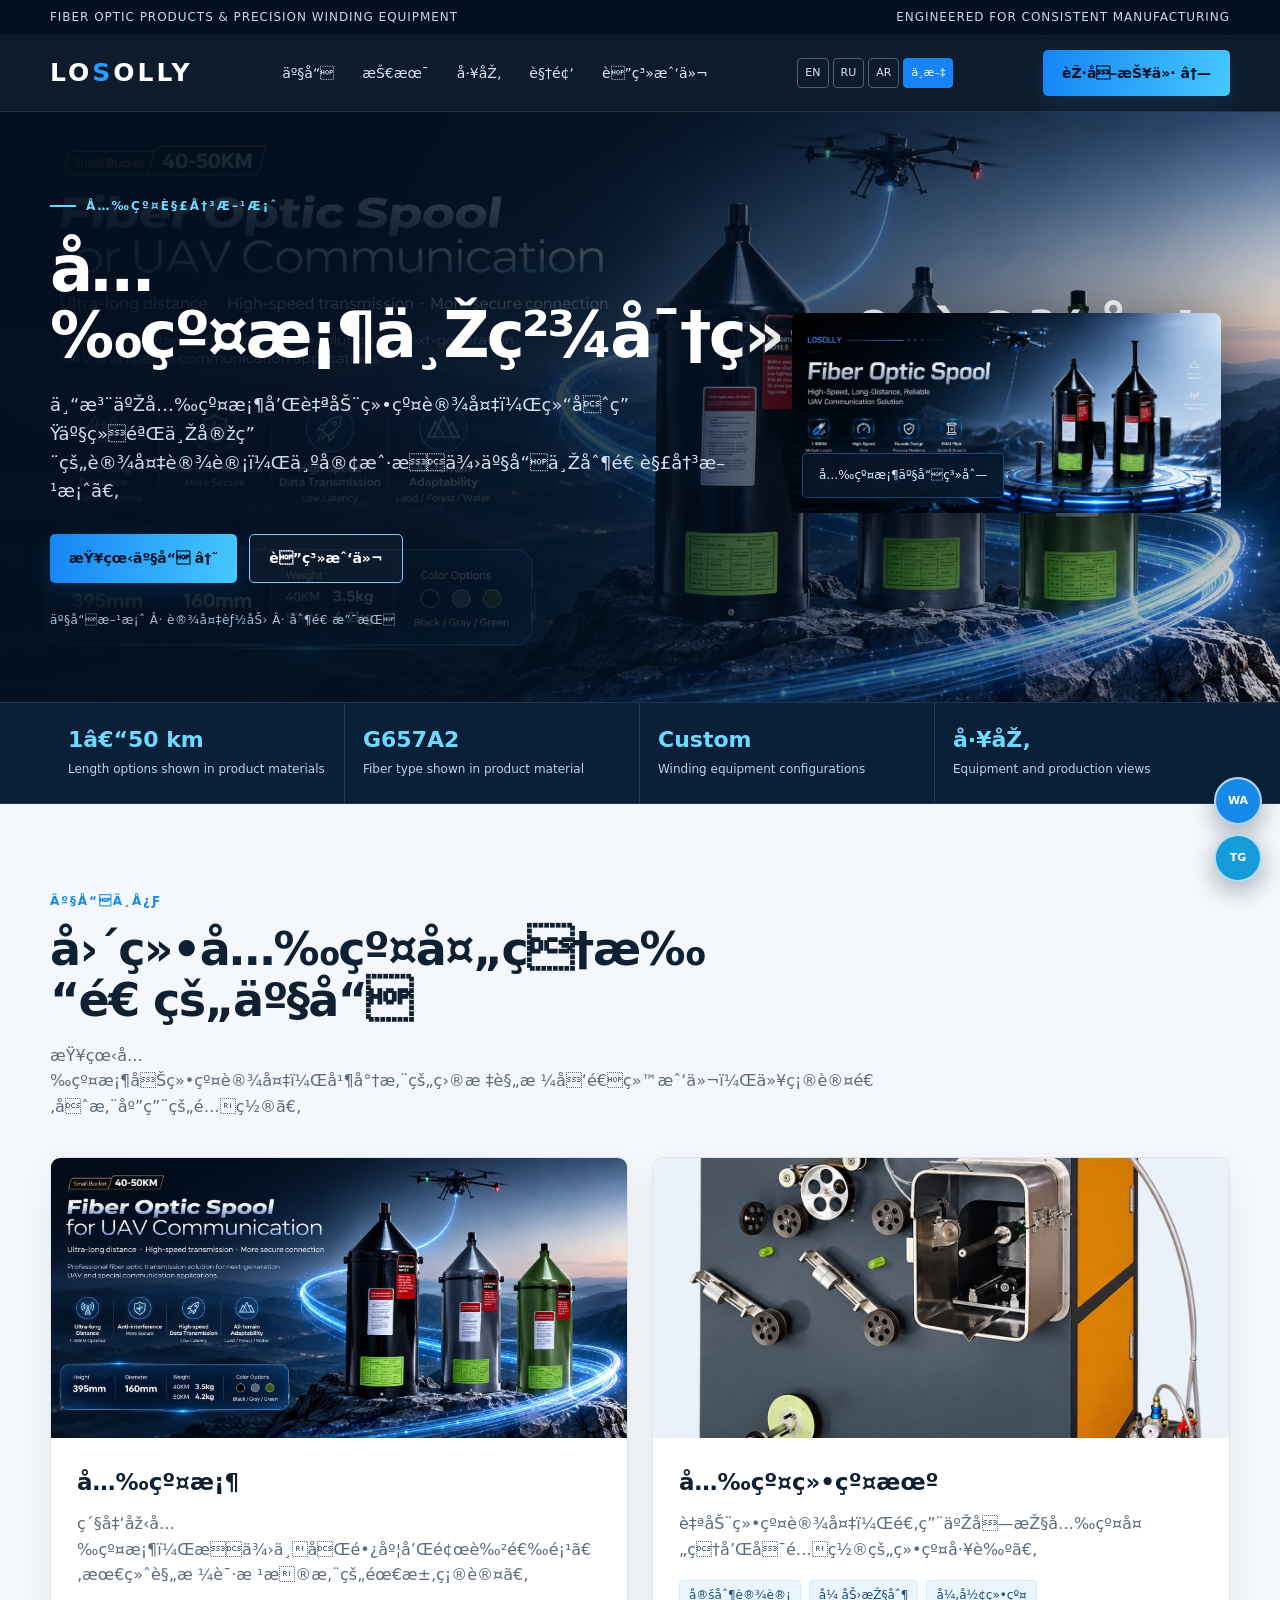
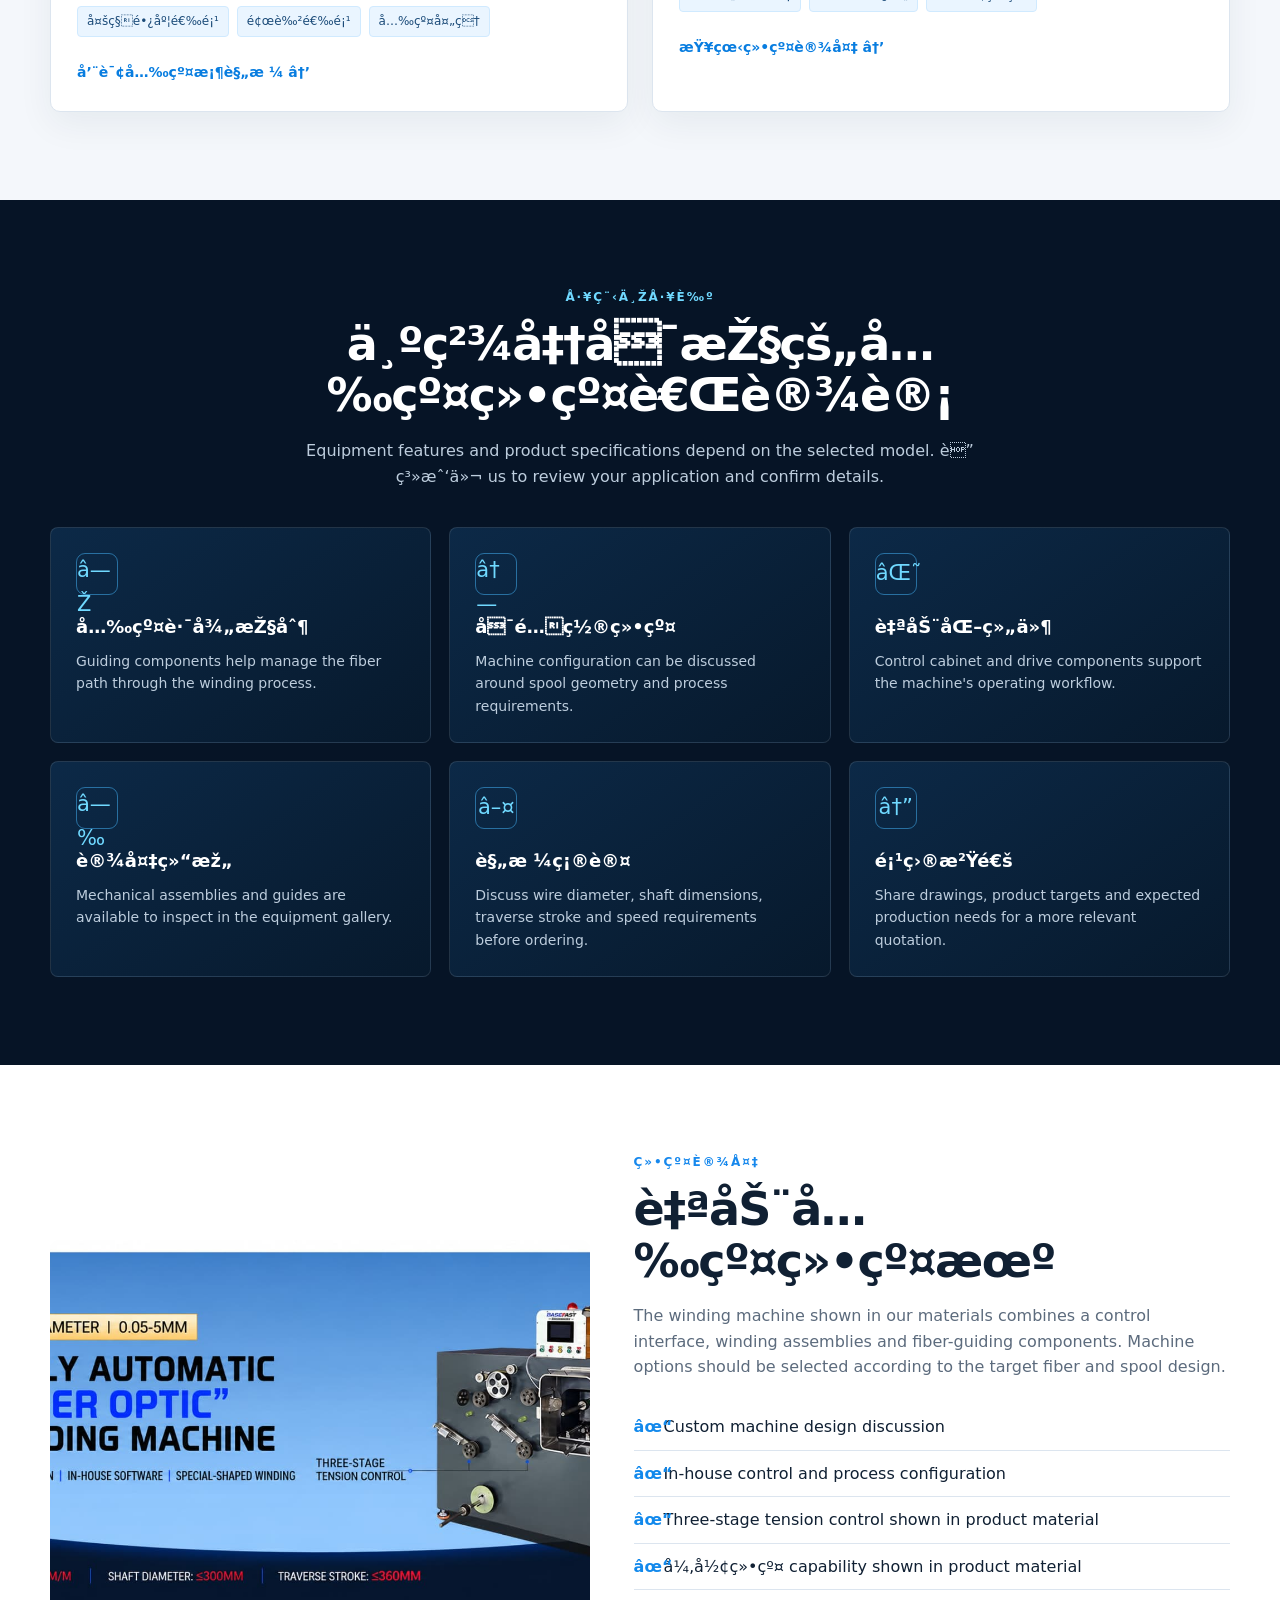
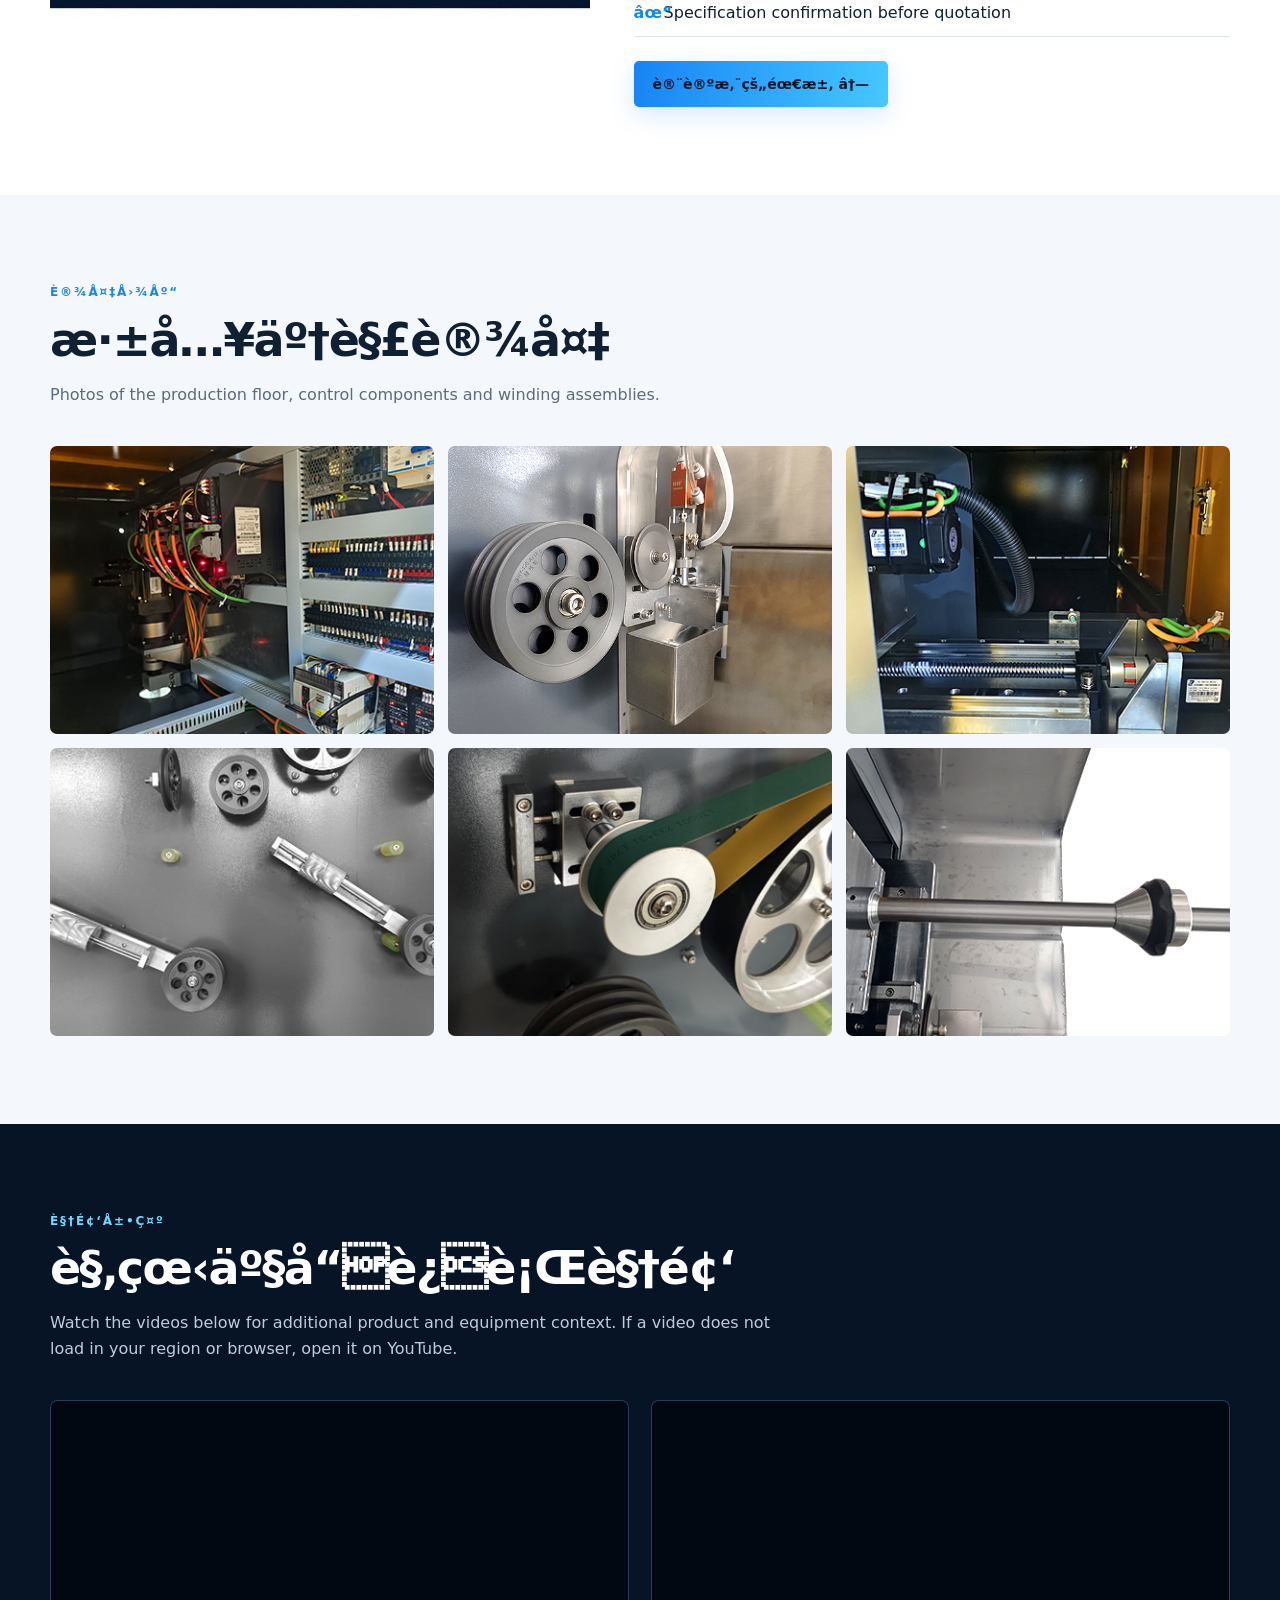
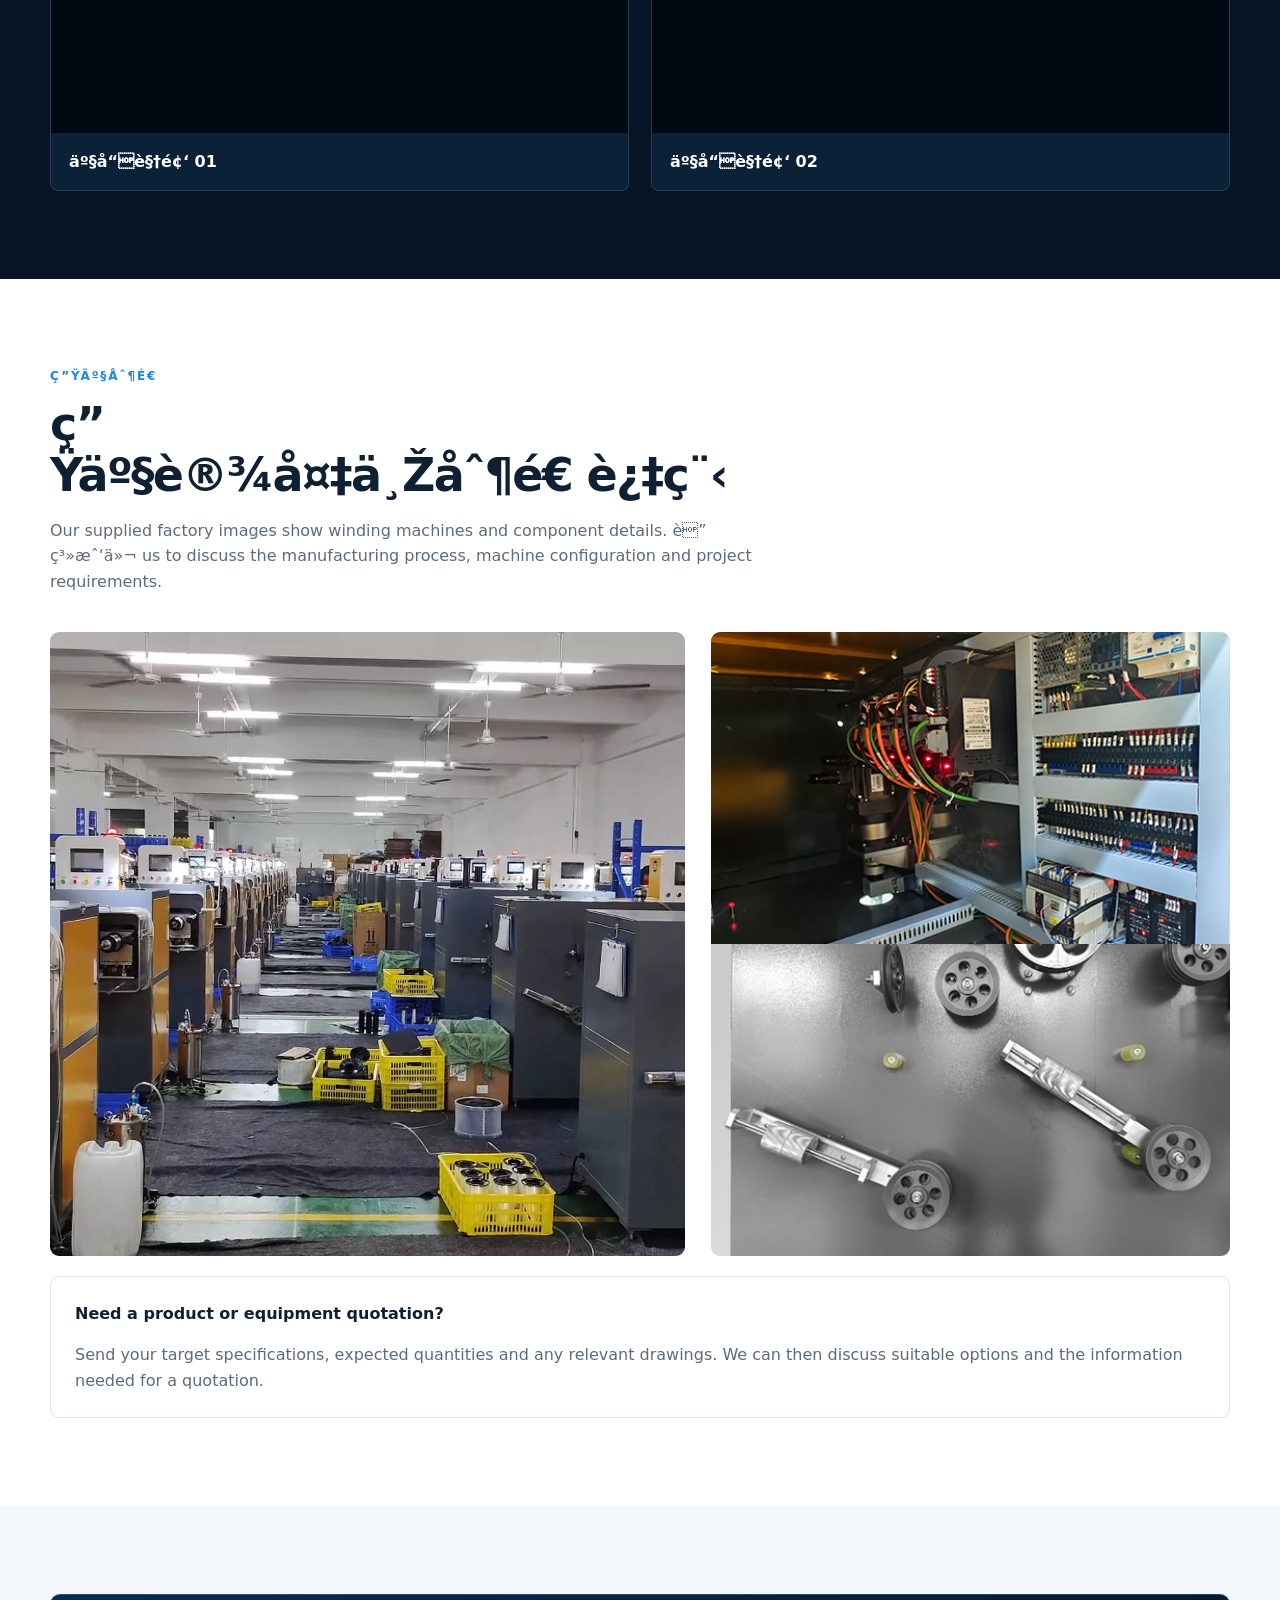
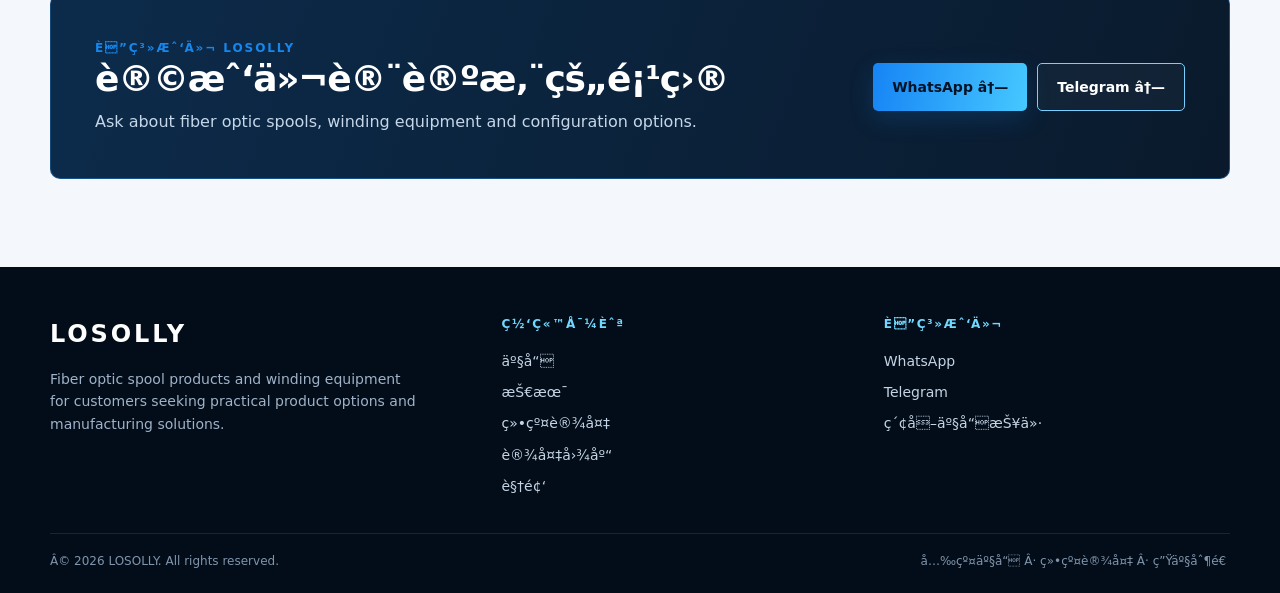
<file: zh/index.html>
<!doctype html>
<html lang="zh">
<head>
<!-- Yandex.Metrika counter -->
<script type="text/javascript">
    (function(m,e,t,r,i,k,a){
        m[i]=m[i]||function(){(m[i].a=m[i].a||[]).push(arguments)};
        m[i].l=1*new Date();
        for (var j = 0; j < document.scripts.length; j++) {if (document.scripts[j].src === r) { return; }}
        k=e.createElement(t),a=e.getElementsByTagName(t)[0],k.async=1,k.src=r,a.parentNode.insertBefore(k,a)
    })(window, document,'script','https://mc.yandex.ru/metrika/tag.js?id=113573987', 'ym');

    ym(113573987, 'init', {ssr:true, webvisor:true, clickmap:true, ecommerce:"dataLayer", referrer: document.referrer, url: location.href, accurateTrackBounce:true, trackLinks:true});
</script>
<noscript><div><img src="https://mc.yandex.ru/watch/113573987" style="position:absolute; left:-9999px;" alt="" /></div></noscript>
<!-- /Yandex.Metrika counter -->

<!-- Google tag (gtag.js) -->
<script async src="https://www.googletagmanager.com/gtag/js?id=G-VJFDD2SRX2"></script>
<script>
  window.dataLayer = window.dataLayer || [];
  function gtag(){dataLayer.push(arguments);}
  gtag('js', new Date());

  gtag('config', 'G-VJFDD2SRX2');
</script>

  <link rel="icon" type="image/png" href="../logo.png">
  <meta charset="utf-8">
  <meta name="viewport" content="width=device-width, initial-scale=1">
  <title>LOSOLLY | 光纤桶 & 绕纤设备</title>
  <meta name="description" content="LOSOLLY supplies fiber optic spools and automated fiber winding equipment, with product options, manufacturing capabilities and direct inquiry channels.">
  <meta name="keywords" content="fiber optic spool, fiber optic reel, fiber winding machine, fiber optic winding equipment, optical fiber manufacturing equipment">
  <meta name="theme-color" content="#061426">
  <meta property="og:title" content="LOSOLLY | 光纤桶 & 绕纤设备">
  <meta property="og:description" content="Fiber optic spools, winding machinery and manufacturing capabilities. 联系我们 LOSOLLY for product details and quotations.">
  <meta property="og:type" content="website">
  <link rel="preconnect" href="https://www.youtube-nocookie.com">
  <style>
    :root{--navy:#061426;--navy2:#0a2039;--blue:#2b9cff;--cyan:#70d9ff;--ink:#102033;--muted:#5c6b7d;--paper:#f4f7fb;--line:#dce5ef;--white:#fff}
    *{box-sizing:border-box}html{scroll-behavior:smooth}body{margin:0;font-family:Inter,ui-sans-serif,system-ui,-apple-system,BlinkMacSystemFont,"Segoe UI",Arial,sans-serif;color:var(--ink);background:#fff;line-height:1.6}
    a{color:inherit;text-decoration:none}img{display:block;max-width:100%}.container{width:min(1180px,calc(100% - 40px));margin-inline:auto}
    .topbar{background:#04101f;color:#c9d8e8;font-size:12px;letter-spacing:.08em;padding:8px 0}.topbar .container{display:flex;justify-content:space-between;gap:16px;flex-wrap:wrap}
    header{position:sticky;top:0;z-index:20;background:rgba(5,18,34,.96);backdrop-filter:blur(14px);border-bottom:1px solid rgba(255,255,255,.1);color:white}
    .nav{min-height:76px;display:flex;align-items:center;justify-content:space-between;gap:24px}.brand{font-size:25px;font-weight:850;letter-spacing:.12em;color:#fff}.brand span{color:var(--blue)}.navlinks{display:flex;gap:28px;align-items:center;font-size:14px;color:#d8e5f3}.navlinks a:hover{color:var(--cyan)}
    .navcta,.btn{display:inline-flex;align-items:center;justify-content:center;border-radius:5px;padding:12px 19px;font-weight:750;font-size:14px;transition:.2s ease}.navcta,.btn-primary{background:linear-gradient(100deg,#1684f5,#46c8ff);color:#031326;box-shadow:0 8px 24px #1684f52c}.navcta:hover,.btn:hover{transform:translateY(-2px)}.btn-outline{border:1px solid #77cfff;color:white;background:#ffffff08}
    
    .lang-switcher{display:flex;gap:4px;align-items:center}
    .lang-switcher a{font-size:11px;color:#d8e5f3;padding:5px 7px;border:1px solid #47617c;border-radius:4px}
    .lang-switcher a:hover,.lang-switcher a.active{background:#1684f5;color:white;border-color:#1684f5}

    .menu-btn{display:none;background:none;color:white;border:1px solid #47617c;border-radius:5px;padding:8px 12px;font-size:20px}
    .hero{position:relative;isolation:isolate;overflow:hidden;background:radial-gradient(ellipse at 75% 25%,#174a7b 0,transparent 35%),linear-gradient(120deg,#04101f 0%,#092440 54%,#07172a 100%);color:white;padding:76px 0 64px}
    .hero:before{content:"";position:absolute;inset:0;z-index:-1;background:linear-gradient(90deg,#04101ff5 0%,#04101fc9 43%,#04101f12 100%),url("../hero-fiber-spools.jpg") center right/cover no-repeat;opacity:.9}
    .hero-grid{display:grid;grid-template-columns:1.02fr .98fr;align-items:center;gap:42px;min-height:450px}.eyebrow{font-size:12px;font-weight:800;letter-spacing:.18em;text-transform:uppercase;color:var(--cyan);display:flex;align-items:center;gap:10px}.eyebrow:before{content:"";width:26px;height:2px;background:var(--cyan)}
    h1{font-size:clamp(38px,5vw,66px);line-height:1.04;letter-spacing:-.045em;margin:20px 0 22px;max-width:700px}.hero p{font-size:18px;color:#d0dfef;max-width:600px;margin:0 0 28px}.hero-actions{display:flex;flex-wrap:wrap;gap:12px}.hero-note{font-size:12px;color:#a8c0d8;margin-top:28px;letter-spacing:.04em}
    .hero-visual{position:relative}.hero-visual img{width:100%;max-height:450px;object-fit:contain;filter:drop-shadow(0 20px 36px #0008);border-radius:8px}.floating-label{position:absolute;bottom:15px;left:10px;padding:12px 16px;background:#061426d9;border:1px solid #2b9cff66;border-radius:5px;color:#d9efff;font-size:12px;backdrop-filter:blur(8px)}
    .stats{background:#0a2039;color:white;border-top:1px solid #ffffff16;border-bottom:1px solid #ffffff16}.stats-grid{display:grid;grid-template-columns:repeat(4,1fr)}.stat{padding:23px 18px;border-right:1px solid #ffffff20}.stat:last-child{border:0}.stat strong{display:block;color:var(--cyan);font-size:22px;line-height:1.3}.stat span{font-size:12px;color:#c1d2e3}
    section{scroll-margin-top:90px}.section{padding:88px 0}.section-soft{background:var(--paper)}.section-dark{background:#061426;color:white}.section-head{max-width:720px;margin-bottom:38px}.section-head.center{text-align:center;margin-inline:auto}.kicker{color:#1688ed;font-size:12px;font-weight:850;letter-spacing:.16em;text-transform:uppercase}.section-dark .kicker{color:var(--cyan)}h2{font-size:clamp(30px,4vw,46px);line-height:1.12;letter-spacing:-.035em;margin:12px 0 16px}.section-head p{margin:0;color:var(--muted);font-size:16px}.section-dark .section-head p{color:#bdcddd}
    .product-grid{display:grid;grid-template-columns:1fr 1fr;gap:24px}.product-card{background:white;border:1px solid var(--line);border-radius:10px;overflow:hidden;box-shadow:0 12px 35px #112b4410}.product-card .product-img{height:280px;background:#eaf1f8;display:flex;align-items:center;justify-content:center;overflow:hidden}.product-card .product-img img{width:100%;height:100%;object-fit:cover;transition:transform .5s}.product-card:hover .product-img img{transform:scale(1.035)}.product-body{padding:26px}.product-body h3{margin:0 0 10px;font-size:23px}.product-body p{color:var(--muted);margin:0 0 18px}.tag-list{display:flex;flex-wrap:wrap;gap:8px;margin:16px 0 22px}.tag{font-size:12px;color:#1b4b79;background:#eaf5ff;border:1px solid #d0eaff;padding:5px 9px;border-radius:4px}.text-link{font-weight:800;color:#087de0;font-size:14px}
    .feature-grid{display:grid;grid-template-columns:repeat(3,1fr);gap:18px}.feature{border:1px solid #ffffff1c;background:linear-gradient(145deg,#0c2947,#07192c);padding:25px;border-radius:8px}.feature-icon{width:42px;height:42px;border:1px solid #46baff80;border-radius:9px;display:grid;place-items:center;color:var(--cyan);font-size:21px;margin-bottom:18px}.feature h3{margin:0 0 8px;font-size:18px}.feature p{margin:0;color:#bdcddd;font-size:14px}
    .machine-grid{display:grid;grid-template-columns:.95fr 1.05fr;gap:44px;align-items:center}.machine-photo{background:#eaf0f6;border-radius:10px;overflow:hidden}.machine-photo img{width:100%;height:100%;min-height:380px;object-fit:cover}.machine-copy p{color:var(--muted)}.check-list{padding:0;list-style:none;margin:24px 0}.check-list li{padding:10px 0 10px 30px;position:relative;border-bottom:1px solid var(--line)}.check-list li:before{content:"✓";position:absolute;left:0;color:#1289ec;font-weight:900}
    .gallery{display:grid;grid-template-columns:repeat(3,1fr);gap:14px}.gallery-item{border-radius:7px;overflow:hidden;background:#e8eef5;aspect-ratio:4/3}.gallery-item img{width:100%;height:100%;object-fit:cover;transition:transform .4s}.gallery-item:hover img{transform:scale(1.05)}
    .video-grid{display:grid;grid-template-columns:1fr 1fr;gap:22px}.video{overflow:hidden;border:1px solid #ffffff20;border-radius:8px;background:#0b2138}.video-frame{aspect-ratio:16/9;background:#020812}.video-frame iframe{width:100%;height:100%;border:0}.video h3{padding:16px 18px;margin:0;font-size:16px}
    .factory-grid{display:grid;grid-template-columns:1.1fr .9fr;gap:26px;align-items:stretch}.factory-main,.factory-side{border-radius:9px;overflow:hidden;background:#eaf0f6}.factory-main img{height:100%;min-height:330px;width:100%;object-fit:cover}.factory-side{display:flex;flex-direction:column}.factory-side img{width:100%;height:50%;min-height:160px;object-fit:cover}.factory-copy{padding:24px;background:white;border:1px solid var(--line);border-radius:9px;margin-top:20px}.factory-copy p{color:var(--muted);margin-bottom:0}
    .cta-band{padding:44px;background:linear-gradient(110deg,#0c2b4b,#0a1a2c);border:1px solid #2b9cff5c;border-radius:10px;color:white;display:flex;align-items:center;justify-content:space-between;gap:25px}.cta-band h2{font-size:clamp(26px,3vw,36px);margin:0 0 10px}.cta-band p{margin:0;color:#c5d7e9}.cta-actions{display:flex;flex-wrap:wrap;gap:10px;flex-shrink:0}
    footer{background:#030d19;color:#c5d4e4;padding:48px 0 22px}.footer-grid{display:grid;grid-template-columns:1.2fr 1fr 1fr;gap:36px}.footer-brand{font-size:24px;font-weight:850;letter-spacing:.12em;color:white}.footer-grid p{color:#9fb2c7;font-size:14px;max-width:370px}.footer-title{font-size:12px;letter-spacing:.14em;text-transform:uppercase;color:#70d9ff;font-weight:800;margin-bottom:15px}.footer-links{display:grid;gap:9px;font-size:14px}.footer-links a:hover{color:white}.copyright{border-top:1px solid #ffffff18;margin-top:35px;padding-top:18px;font-size:12px;color:#8095ab;display:flex;justify-content:space-between;gap:16px;flex-wrap:wrap}
    .float-contact{position:fixed;right:18px;bottom:18px;z-index:15;display:flex;flex-direction:column;gap:9px}.float-contact a{width:48px;height:48px;border-radius:50%;display:grid;place-items:center;background:#1689e9;color:white;font-size:11px;font-weight:900;box-shadow:0 8px 25px #00172e55;border:2px solid #ffffffaa}.float-contact a.telegram{background:#159bd7}
    @media(max-width:850px){.navlinks{display:none;position:absolute;top:76px;left:0;right:0;padding:20px;background:#061426;flex-direction:column;align-items:stretch;gap:0}.navlinks.open{display:flex}.navlinks a{padding:12px 8px;border-bottom:1px solid #ffffff15}.navcta{display:none}.menu-btn{display:block}.hero{padding:54px 0 40px}.hero-grid{grid-template-columns:1fr;gap:24px}.hero:before{background:linear-gradient(90deg,#04101feF,#04101fbb),url("../hero-fiber-spools.jpg") center/cover}.hero-visual img{max-height:330px}.stats-grid{grid-template-columns:repeat(2,1fr)}.stat:nth-child(2){border-right:0}.stat:nth-child(-n+2){border-bottom:1px solid #ffffff20}.product-grid,.machine-grid,.factory-grid{grid-template-columns:1fr}.feature-grid{grid-template-columns:1fr 1fr}.machine-photo img{min-height:260px}.gallery{grid-template-columns:repeat(2,1fr)}.cta-band{align-items:flex-start;flex-direction:column}.footer-grid{grid-template-columns:1fr 1fr}.footer-grid>div:first-child{grid-column:1/-1}}
    @media(max-width:540px){.container{width:min(100% - 28px,1180px)}.topbar .container{font-size:10px}.brand{font-size:21px}.hero h1{font-size:39px}.hero p{font-size:16px}.section{padding:62px 0}.stats-grid{grid-template-columns:1fr 1fr}.stat{padding:17px 12px}.stat strong{font-size:19px}.product-card .product-img{height:220px}.product-body{padding:20px}.feature-grid,.video-grid{grid-template-columns:1fr}.gallery{gap:8px}.gallery-item{aspect-ratio:1/1}.footer-grid{grid-template-columns:1fr}.footer-grid>div:first-child{grid-column:auto}.cta-band{padding:28px 22px}.float-contact{right:12px;bottom:12px}.float-contact a{width:68px;height:68px}}
  </style>
</head>
<body>
  <div class="topbar"><div class="container"><span>FIBER OPTIC PRODUCTS & PRECISION WINDING EQUIPMENT</span><span>ENGINEERED FOR CONSISTENT MANUFACTURING</span></div></div>
  <header>
    <div class="container nav">
      <a class="brand" href="#home" aria-label="LOSOLLY home">LO<span>S</span>OLLY</a>
      <nav class="navlinks" id="navlinks" aria-label="Main navigation">
        <a href="#products">产品</a><a href="#technology">技术</a><a href="#factory">工厂</a><a href="#videos">视频</a><a href="#contact">联系我们</a>
      </nav>
      <div class="lang-switcher" aria-label="Language selector">
        <a href="../en/" data-lang="EN">EN</a>
        <a href="../ru/" data-lang="RU">RU</a>
        <a href="../ar/" data-lang="AR">AR</a>
        <a href="../zh/" class="active" data-lang="中文">中文</a>
      </div>
      <a class="navcta" href="#contact">获取报价 ↗</a>
      <button class="menu-btn" id="menuBtn" aria-label="Toggle menu" aria-expanded="false">☰</button>
    </div>
  </header>
  <main>
    <section class="hero" id="home">
      <div class="container hero-grid">
        <div>
          <div class="eyebrow">光纤解决方案</div>
          <h1>光纤桶与精密绕纤设备</h1>
          <p>专注于光纤桶和自动绕纤设备，结合生产经验与实用的设备设计，为客户提供产品与制造解决方案。</p>
          <div class="hero-actions"><a class="btn btn-primary" href="#products">查看产品 ↘</a><a class="btn btn-outline" href="#contact">联系我们</a></div>
          <div class="hero-note">产品方案 · 设备能力 · 制造支持</div>
        </div>
        <div class="hero-visual">
          <img src="../fiber-spool-banner.jpg" alt="LOSOLLY fiber optic spools product presentation" onerror="this.onerror=null;this.src='../hero-fiber-spools.jpg'">
          <div class="floating-label">光纤桶产品系列</div>
        </div>
      </div>
    </section>
    <div class="stats"><div class="container stats-grid">
      <div class="stat"><strong>1–50 km</strong><span>Length options shown in product materials</span></div>
      <div class="stat"><strong>G657A2</strong><span>Fiber type shown in product material</span></div>
      <div class="stat"><strong>Custom</strong><span>Winding equipment configurations</span></div>
      <div class="stat"><strong>工厂</strong><span>Equipment and production views</span></div>
    </div></div>
    <section class="section section-soft" id="products">
      <div class="container">
        <div class="section-head"><div class="kicker">产品中心</div><h2>围绕光纤处理打造的产品</h2><p>查看光纤桶及绕纤设备，并将您的目标规格发送给我们，以确认适合您应用的配置。</p></div>
        <div class="product-grid">
          <article class="product-card">
            <div class="product-img"><img src="../hero-fiber-spools.jpg" alt="Fiber optic spool range in black, gray and green" loading="lazy"></div>
            <div class="product-body"><h3>光纤桶</h3><p>紧凑型光纤桶，提供不同长度和颜色选项。最终规格请根据您的需求确认。</p><div class="tag-list"><span class="tag">多种长度选项</span><span class="tag">颜色选项</span><span class="tag">光纤处理</span></div><a class="text-link" href="#contact">咨询光纤桶规格 →</a></div>
          </article>
          <article class="product-card">
            <div class="product-img"><img src="../winding-machine-product.jpg" alt="Automated fiber optic winding machine" loading="lazy"></div>
            <div class="product-body"><h3>光纤绕纤机</h3><p>自动绕纤设备，适用于受控光纤处理和可配置的绕纤工艺。</p><div class="tag-list"><span class="tag">定制设计</span><span class="tag">张力控制</span><span class="tag">异形绕纤</span></div><a class="text-link" href="#machine">查看绕纤设备 →</a></div>
          </article>
        </div>
      </div>
    </section>
    <section class="section section-dark" id="technology">
      <div class="container">
        <div class="section-head center"><div class="kicker">工程与工艺</div><h2>为精准可控的光纤绕纤而设计</h2><p>Equipment features and product specifications depend on the selected model. 联系我们 us to review your application and confirm details.</p></div>
        <div class="feature-grid">
          <div class="feature"><div class="feature-icon">◎</div><h3>光纤路径控制</h3><p>Guiding components help manage the fiber path through the winding process.</p></div>
          <div class="feature"><div class="feature-icon">↗</div><h3>可配置绕纤</h3><p>Machine configuration can be discussed around spool geometry and process requirements.</p></div>
          <div class="feature"><div class="feature-icon">⌘</div><h3>自动化组件</h3><p>Control cabinet and drive components support the machine's operating workflow.</p></div>
          <div class="feature"><div class="feature-icon">◉</div><h3>设备结构</h3><p>Mechanical assemblies and guides are available to inspect in the equipment gallery.</p></div>
          <div class="feature"><div class="feature-icon">▤</div><h3>规格确认</h3><p>Discuss wire diameter, shaft dimensions, traverse stroke and speed requirements before ordering.</p></div>
          <div class="feature"><div class="feature-icon">↔</div><h3>项目沟通</h3><p>Share drawings, product targets and expected production needs for a more relevant quotation.</p></div>
        </div>
      </div>
    </section>
    <section class="section" id="machine">
      <div class="container machine-grid">
        <div class="machine-photo"><img src="../winding-machine-banner.jpg" alt="Fully automatic fiber optic winding machine banner" loading="lazy"></div>
        <div class="machine-copy"><div class="kicker">绕纤设备</div><h2>自动光纤绕纤机</h2><p>The winding machine shown in our materials combines a control interface, winding assemblies and fiber-guiding components. Machine options should be selected according to the target fiber and spool design.</p>
          <ul class="check-list"><li>Custom machine design discussion</li><li>In-house control and process configuration</li><li>Three-stage tension control shown in product material</li><li>异形绕纤 capability shown in product material</li><li>Specification confirmation before quotation</li></ul>
          <a class="btn btn-primary" href="#contact">讨论您的需求 ↗</a>
        </div>
      </div>
    </section>
    <section class="section section-soft" id="gallery">
      <div class="container">
        <div class="section-head"><div class="kicker">设备图库</div><h2>深入了解设备</h2><p>Photos of the production floor, control components and winding assemblies.</p></div>
        <div class="gallery">
          <a class="gallery-item" href="../machine-control-interior.jpg" target="_blank" rel="noopener"><img src="../machine-control-interior.jpg" alt="Machine control and electrical components" loading="lazy"></a>
          <a class="gallery-item" href="../winding-wheel-detail.jpg" target="_blank" rel="noopener"><img src="../winding-wheel-detail.jpg" alt="Winding wheel detail" loading="lazy"></a>
          <a class="gallery-item" href="../machine-drive-detail.jpg" target="_blank" rel="noopener"><img src="../machine-drive-detail.jpg" alt="Machine drive and motor detail" loading="lazy"></a>
          <a class="gallery-item" href="../tension-mechanism-detail.jpg" target="_blank" rel="noopener"><img src="../tension-mechanism-detail.jpg" alt="Fiber tension mechanism detail" loading="lazy"></a>
          <a class="gallery-item" href="../fiber-guide-detail.jpg" target="_blank" rel="noopener"><img src="../fiber-guide-detail.jpg" alt="Fiber guide and winding components" loading="lazy"></a>
          <a class="gallery-item" href="../spindle-detail.jpg" target="_blank" rel="noopener"><img src="../spindle-detail.jpg" alt="Machine spindle detail" loading="lazy"></a>
        </div>
      </div>
    </section>
    <section class="section section-dark" id="videos">
      <div class="container">
        <div class="section-head"><div class="kicker">视频展示</div><h2>观看产品运行视频</h2><p>Watch the videos below for additional product and equipment context. If a video does not load in your region or browser, open it on YouTube.</p></div>
        <div class="video-grid">
          <article class="video"><div class="video-frame"><iframe src="https://www.youtube-nocookie.com/embed/y49PrBXT7HY" title="LOSOLLY product video 1" loading="lazy" allow="accelerometer; autoplay; clipboard-write; encrypted-media; gyroscope; picture-in-picture; web-share" referrerpolicy="strict-origin-when-cross-origin" allowfullscreen></iframe></div><h3>产品视频 01</h3></article>
          <article class="video"><div class="video-frame"><iframe src="https://www.youtube-nocookie.com/embed/IakJ64riLvg" title="LOSOLLY product video 2" loading="lazy" allow="accelerometer; autoplay; clipboard-write; encrypted-media; gyroscope; picture-in-picture; web-share" referrerpolicy="strict-origin-when-cross-origin" allowfullscreen></iframe></div><h3>产品视频 02</h3></article>
        </div>
      </div>
    </section>
    <section class="section" id="factory">
      <div class="container">
        <div class="section-head"><div class="kicker">生产制造</div><h2>生产设备与制造过程</h2><p>Our supplied factory images show winding machines and component details. 联系我们 us to discuss the manufacturing process, machine configuration and project requirements.</p></div>
        <div class="factory-grid">
          <div class="factory-main"><img src="../factory-floor.jpg" alt="Production floor with multiple winding machines" loading="lazy"></div>
          <div class="factory-side"><img src="../machine-control-interior.jpg" alt="Electrical control components" loading="lazy"><img src="../tension-mechanism-detail.jpg" alt="Winding machine mechanical detail" loading="lazy"></div>
        </div>
        <div class="factory-copy"><strong>Need a product or equipment quotation?</strong><p>Send your target specifications, expected quantities and any relevant drawings. We can then discuss suitable options and the information needed for a quotation.</p></div>
      </div>
    </section>
    <section class="section section-soft" id="contact">
      <div class="container">
        <div class="cta-band">
          <div><div class="kicker">联系我们 LOSOLLY</div><h2>让我们讨论您的项目</h2><p>Ask about fiber optic spools, winding equipment and configuration options.</p></div>
          <div class="cta-actions"><a class="btn btn-primary" href="https://wa.me/message/F22QPVE2LZV4O1" target="_blank" rel="noopener">WhatsApp ↗</a><a class="btn btn-outline" href="https://t.me/Losolly?text=Get%20a%20Product%20Quote" target="_blank" rel="noopener">Telegram ↗</a></div>
        </div>
      </div>
    </section>
  </main>
  <footer>
    <div class="container">
      <div class="footer-grid">
        <div><a class="footer-brand" href="#home">LOSOLLY</a><p>Fiber optic spool products and winding equipment for customers seeking practical product options and manufacturing solutions.</p></div>
        <div><div class="footer-title">网站导航</div><div class="footer-links"><a href="#products">产品</a><a href="#technology">技术</a><a href="#machine">绕纤设备</a><a href="#gallery">设备图库</a><a href="#videos">视频</a></div></div>
        <div><div class="footer-title">联系我们</div><div class="footer-links"><a href="https://wa.me/message/F22QPVE2LZV4O1" target="_blank" rel="noopener">WhatsApp</a><a href="https://t.me/Losolly?text=Get%20a%20Product%20Quote" target="_blank" rel="noopener">Telegram</a><a href="#contact">索取产品报价</a></div></div>
      </div>
      <div class="copyright"><span>© <span id="year"></span> LOSOLLY. All rights reserved.</span><span>光纤产品 · 绕纤设备 · 生产制造</span></div>
    </div>
  </footer>
  <div class="float-contact" aria-label="Quick contact"><a href="https://wa.me/message/F22QPVE2LZV4O1" target="_blank" rel="noopener" aria-label="WhatsApp">WA</a><a class="telegram" href="https://t.me/Losolly?text=Get%20a%20Product%20Quote" target="_blank" rel="noopener" aria-label="Telegram">TG</a></div>
  <script>
    const menuBtn=document.getElementById('menuBtn');
    const navlinks=document.getElementById('navlinks');
    menuBtn.addEventListener('click',()=>{const open=navlinks.classList.toggle('open');menuBtn.setAttribute('aria-expanded',String(open));menuBtn.textContent=open?'✕':'☰';});
    navlinks.querySelectorAll('a').forEach(a=>a.addEventListener('click',()=>{navlinks.classList.remove('open');menuBtn.setAttribute('aria-expanded','false');menuBtn.textContent='☰';}));
    document.getElementById('year').textContent=new Date().getFullYear();
  </script>
</body>
</html>
</file>
